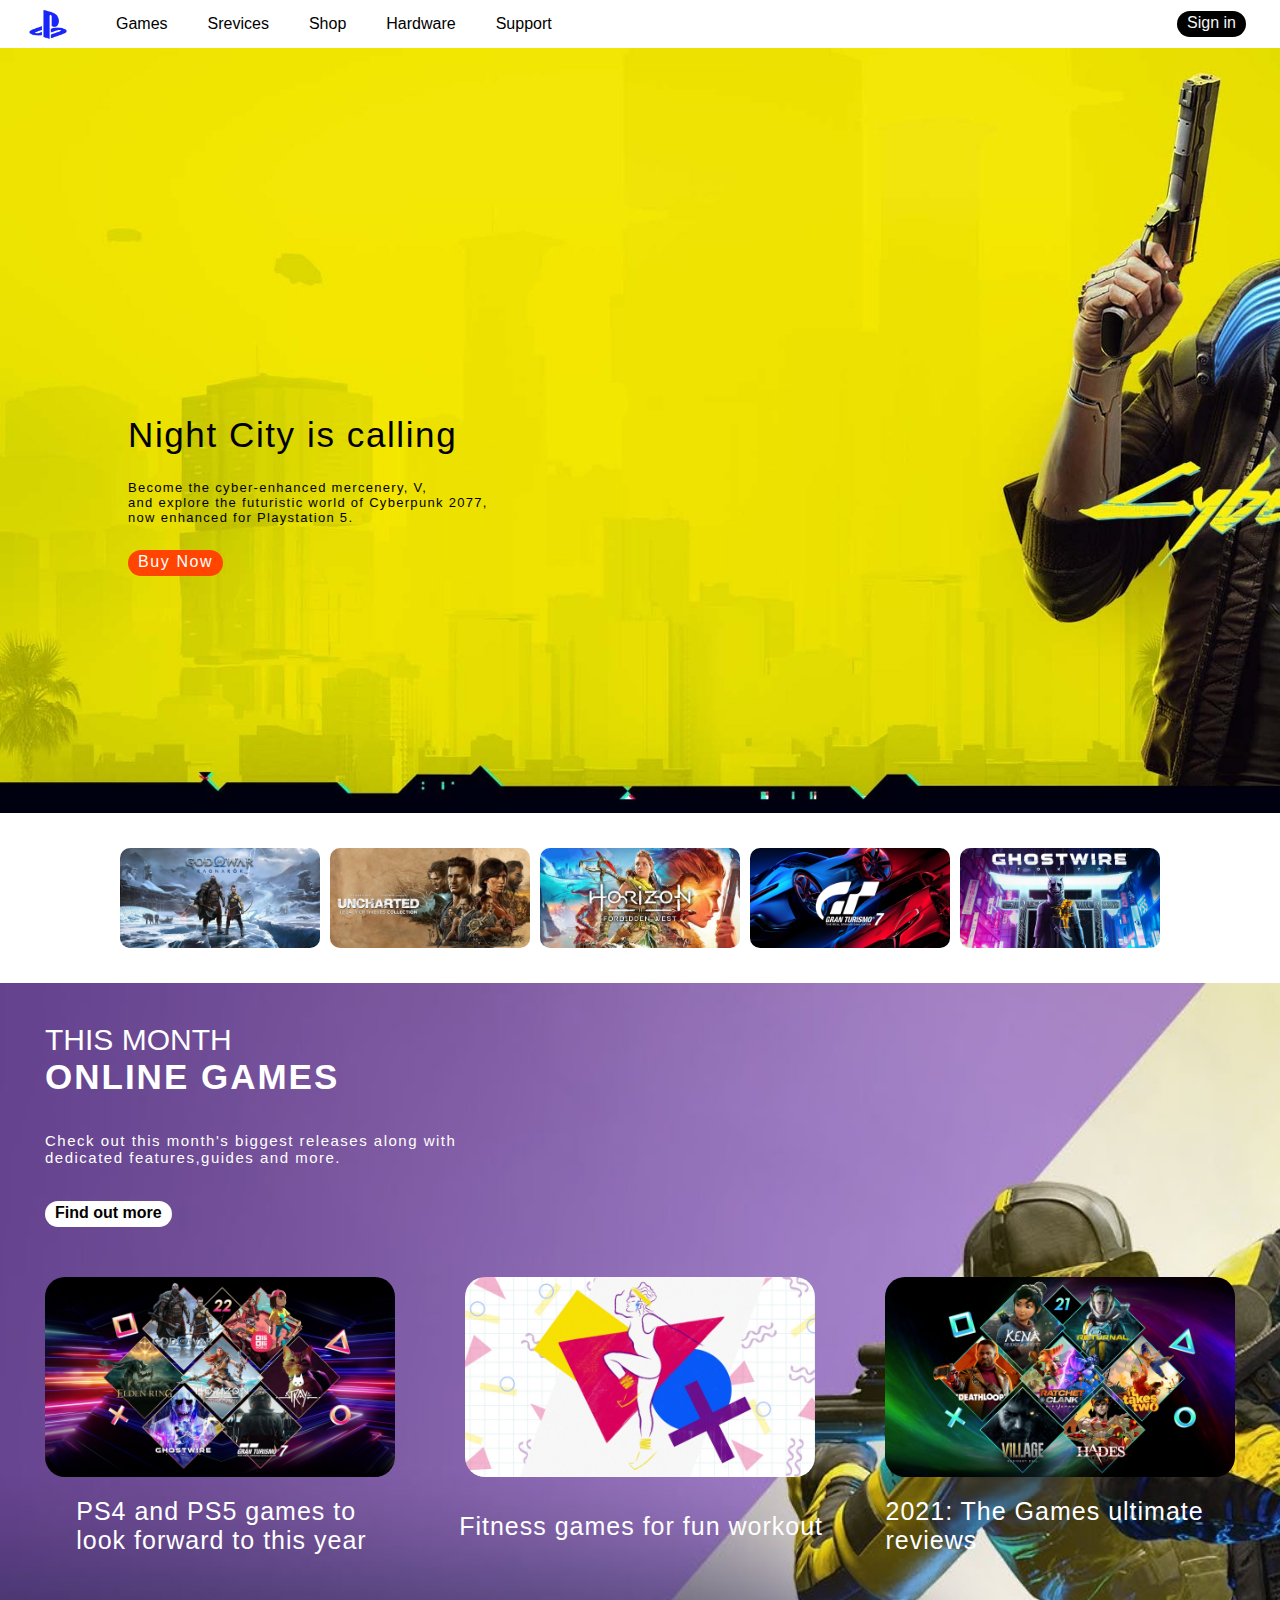
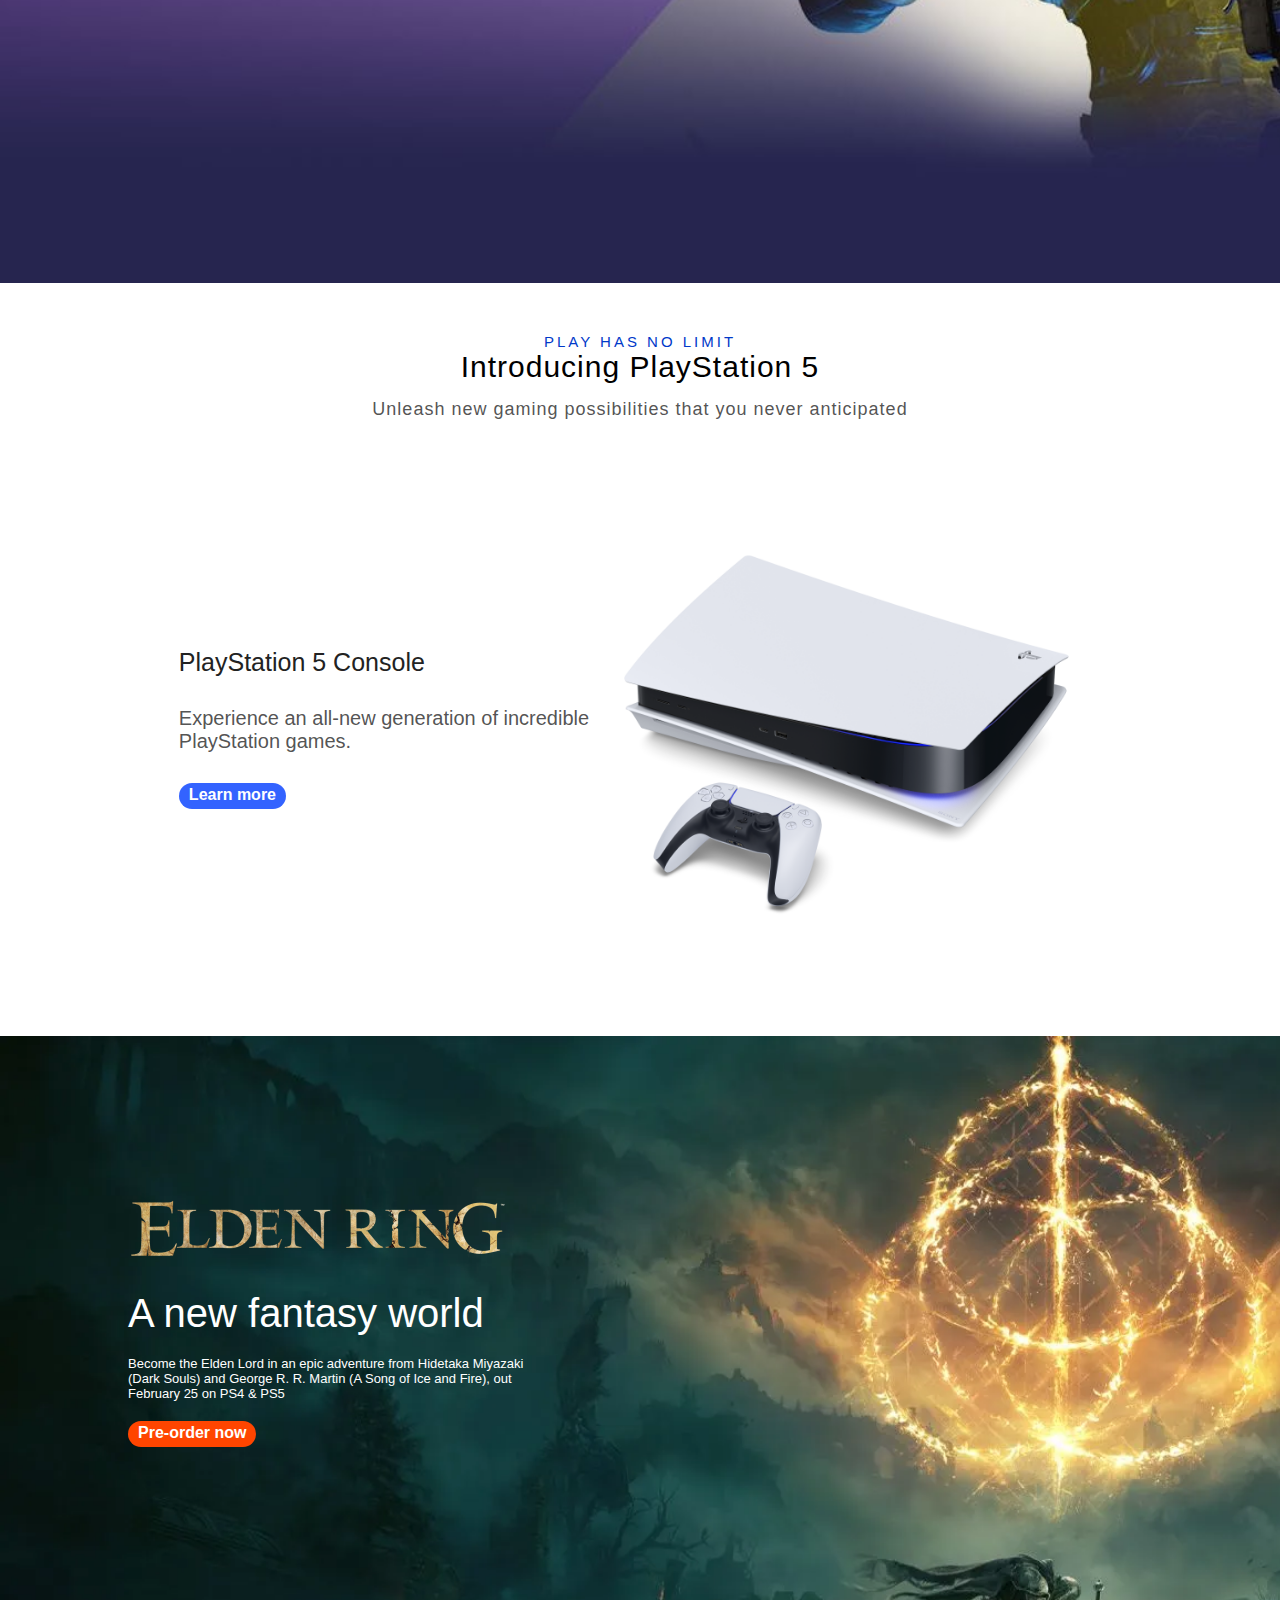
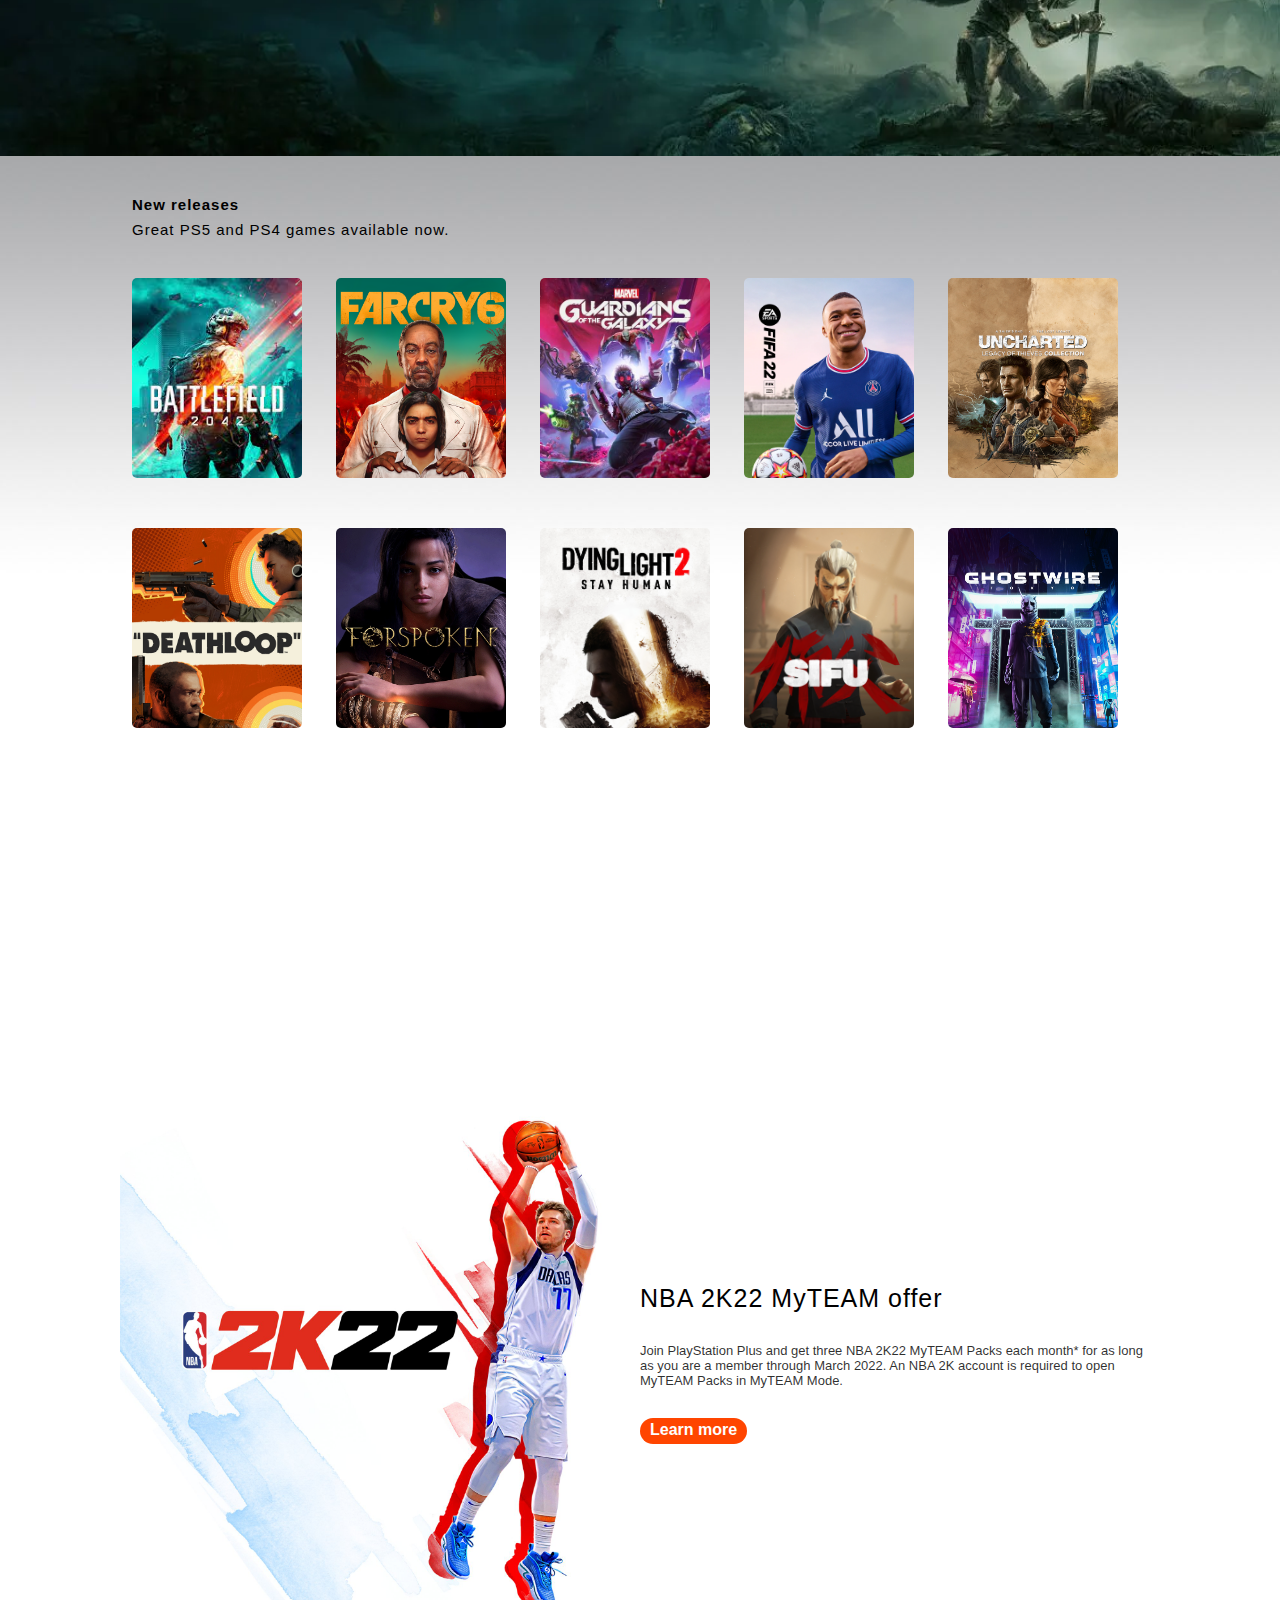
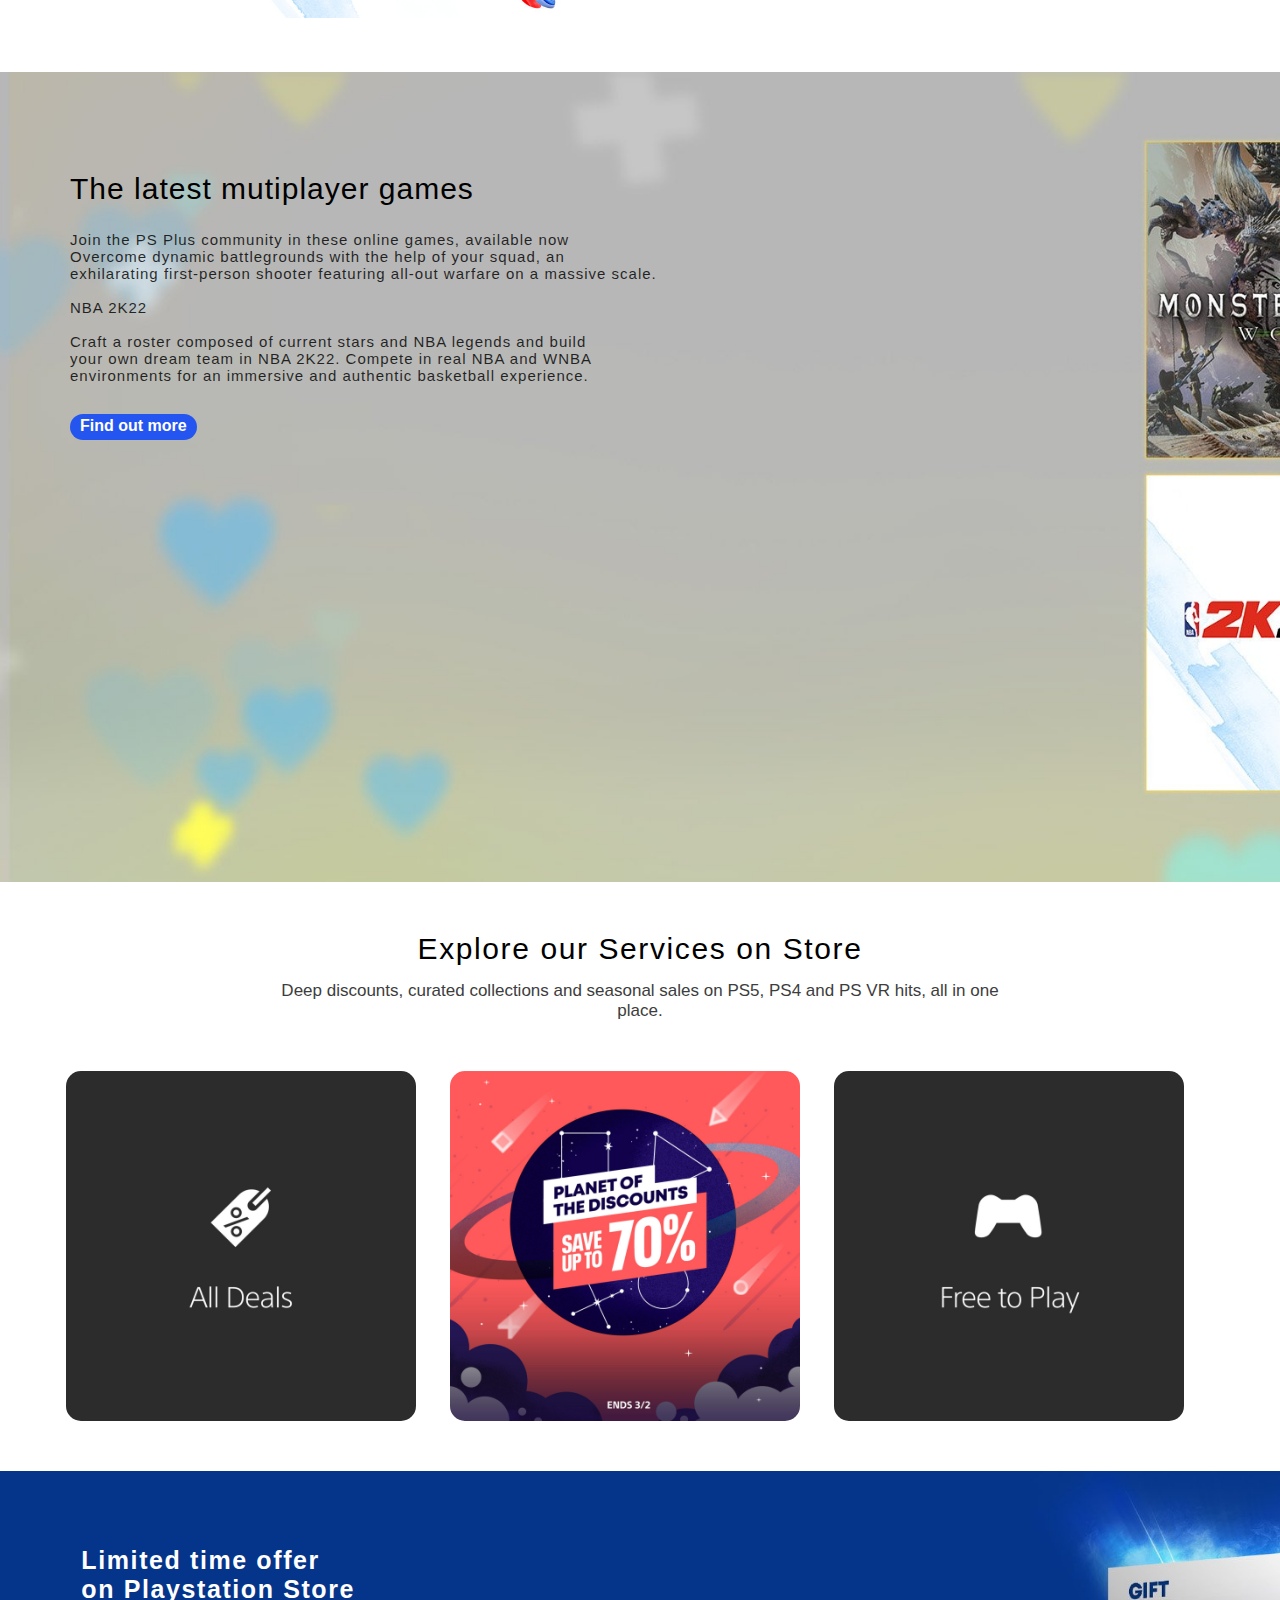
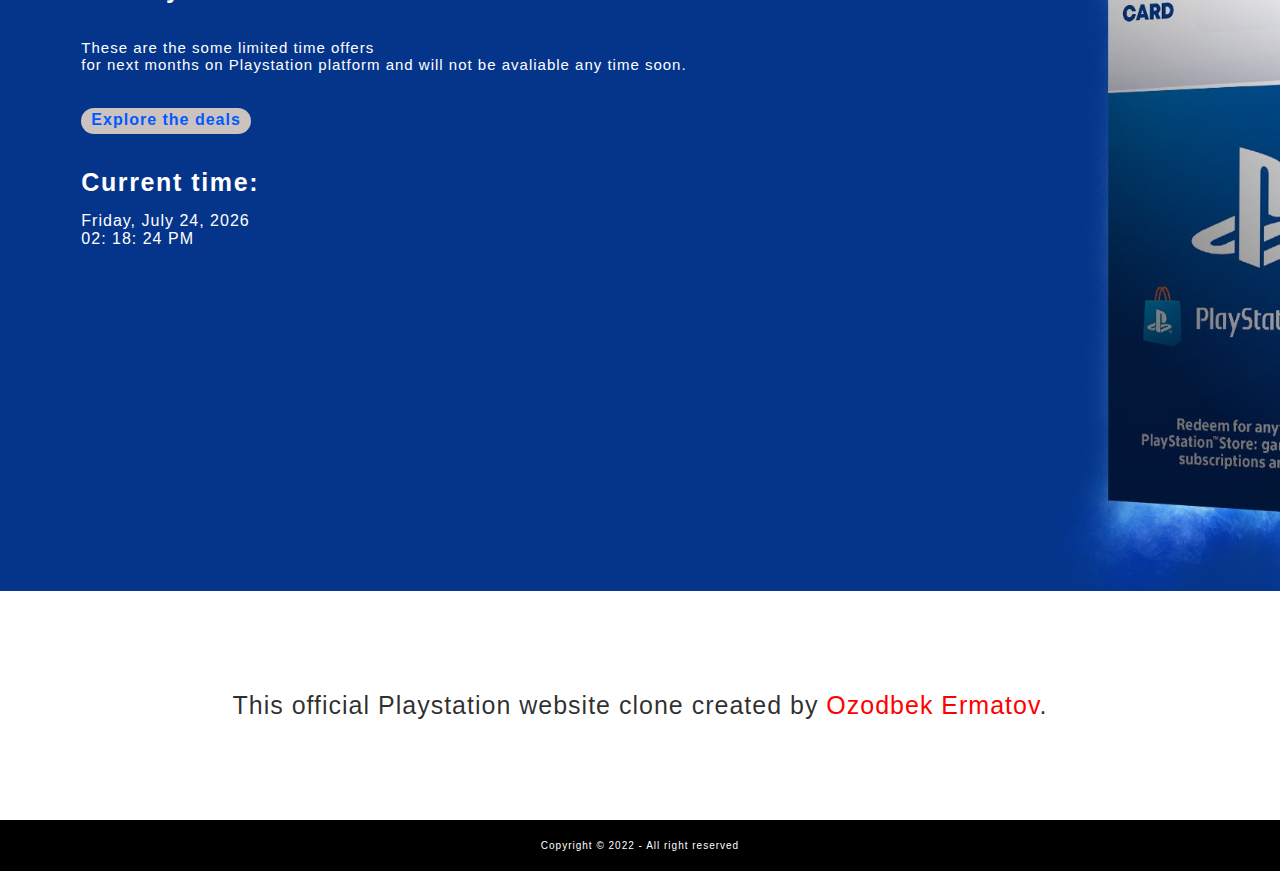
<file: index.html>
<!DOCTYPE html>
<html lang="en">

<head>
    <link rel="website icon" type="png" href="https://upload.wikimedia.org/wikipedia/commons/5/5a/PlayStation_Icon.png">
    <meta charset="UTF-8">
    <meta http-equiv="X-UA-Compatible" content="IE=edge">
    <meta name="viewport" content="width=device-width, initial-scale=1.0">
    <title>PlayStation Clone</title>
    <link rel="stylesheet" href="css/style.css">
</head>

<body onload="initClock()">
    <nav class="navbar">
        <ul class="nav-list">
            <div class="logo"><img src="img/logo3.png" alt="logo"></div>
            <li><a href="#Games">Games</a></li>
            <li><a href="#Services">Srevices</a></li>
            <li><a href="#Shop">Shop</a></li>
            <li><a href="#Hardware">Hardware</a></li>
            <li><a href="linkpages/form.html">Support</a></li>
        </ul>
        <div class="rightnav">

            <button class="btn">Sign in</button>
        </div>
    </nav>

    <section class="background firstsecton">
        <div class="box-main">
            <div class="firsthalf">
                <p class="text-big">Night City is calling</p>
                <p class="text-small">Become the cyber-enhanced mercenery, V, <br>and explore the futuristic world of
                    Cyberpunk 2077,<br> now enhanced for Playstation 5.</p>
                <div class="button">
                    <button class="btn-sm">Buy Now</button>
                </div>
            </div>
            <div class="secondhalf">
                </*img src="img/header4logo1.png" alt="Gran Turismo" * />
            </div>
        </div>
    </section>

    <section class="secondsection" id="Shop">
        <div class="button-1">
            <a href="linkpages/p2.html" class="btn-sm1"></a>
            <a href="linkpages/p1.html" class="btn-sm2"></a>
            <a href="linkpages/p3.html" class="btn-sm3"></a>
            <a href="linkpages/p4.html" class="btn-sm4"></a>
            <a href="linkpages/p5.html" class="btn-sm5"></a>
        </div>
    </section>

    <section class="background1 thirdsection">
        <div class="box-main1">
            <p class="textbig1">THIS MONTH</p>
            <p class="textbig2">ONLINE GAMES</p>
            <p class="textsmall1">Check out this month's biggest releases along with <br> dedicated features,guides and
                more.</p>
            <div class="button-2">
                <button class="btn1">Find out more</button>
            </div>
            <div class="button-3">
                <button class="card-1">1</button>
                <button class="card-2">1</button>
                <button class="card-3">1</button>
            </div>
            <div class="span-main">
                <span class="span1">PS4 and PS5 games to<br>look forward to this year</span>
                <span class="span2">Fitness games for fun workout</span>
                <span class="span3">2021: The Games ultimate<br>reviews</span>
            </div>
        </div>
    </section>

    <section class="fourthsection">
        <div class="box-main2">
            <p class="text1">PLAY HAS NO LIMIT</p>
            <p class="textbig3">Introducing PlayStation 5</p>
            <p class="textsmall2">Unleash new gaming possibilities that you never anticipated</p>
        </div>
    </section>

    <section class="fifthsection" id="Hardware">
        <div class="box-main3">
            <div class="main-p">
                <p class="textbig4">PlayStation 5 Console</p>
                <p class="textsmall3">Experience an all-new generation of incredible<br>PlayStation games.</p>
                <div class="button-4">
                    <button class="btn2">Learn more</button>
                </div>
            </div>
            <div class="playstationimg">
                <img src="img/Playstation.png" alt="PlayStation">
            </div>
        </div>
    </section>

    <section class="background2 sixthsection" id="Games">
        <div class="main-box4">
            <img src="img/header20logo.png" alt="Elden">
            <p class="textbig5">A new fantasy world</p>
            <p class="textsmall4">Become the Elden Lord in an epic adventure from Hidetaka Miyazaki<br> (Dark Souls) and
                George R. R. Martin (A Song of Ice and Fire), out<br> February 25 on PS4 & PS5</p>
            <div class="button-5">
                <button class="btn3">Pre-order now</button>
            </div>
        </div>
    </section>

    <section class="background3 seventhsection">
        <div class="main-box5">
            <p class="textsmall5">New releases</p>
            <p class="text-small5">Great PS5 and PS4 games available now.</p>
            <div class="button-6">
                <button class="card-4">1</button>
                <button class="card-5">1</button>
                <button class="card-6">1</button>
                <button class="card-7">1</button>
                <button class="card-8">1</button>
                <div class="second-card-row">
                    <button class="card-9">1</button>
                    <button class="card-10">1</button>
                    <button class="card-11">1</button>
                    <button class="card-12">1</button>
                    <button class="card-13">1</button>
                </div>
            </div>
        </div>
    </section>

    <section class="nba">
        <div class="nba-main">
            <div class="nbaimg">
                <img src="img/nba.jpg" alt="NBA2K22">
            </div>
            <div class="main-n">
                <p class="textnba">NBA 2K22 MyTEAM offer</p>
                <p class="textnba1">Join PlayStation Plus and get three NBA 2K22 MyTEAM Packs each month* for as
                    long<br> as you are a member through March 2022. An NBA 2K account is required to open<br> MyTEAM
                    Packs in MyTEAM Mode.</p>
                <div class="button-nba">
                    <button class="btn-n">Learn more</button>
                </div>
            </div>
        </div>
    </section>

    <section class="specialsection">
        <div class="mainspecial">
            <p class="sp1">The latest mutiplayer games</p>
            <p class="sp2">Join the PS Plus community in these online games, available now<br>Overcome dynamic
                battlegrounds with the help of your squad, an<br> exhilarating first-person shooter featuring all-out
                warfare on a massive scale.<br><br>NBA 2K22<br><br>
                Craft a roster composed of current stars and NBA legends and build<br> your own dream team in NBA 2K22.
                Compete in real NBA and WNBA <br>environments for an immersive and authentic basketball experience.</p>
            <div class="sp">
                <button class="btn-sp">Find out more</button>
            </div>

        </div>
    </section>

    <section class="eightsection" id="Services">
        <div class="main-box6">
            <p class="textbig6">Explore our Services on Store</p>
            <p class="textsmall6">Deep discounts, curated collections and seasonal sales on PS5, PS4 and PS VR hits, all
                in one<br>place.</p>
            <div class="button-7">
                <button class="deal-1">1</button>
                <button class="deal-2">1</button>
                <button class="deal-3">1</button>
            </div>
        </div>
    </section>

    <section class="ninthsection background4">
        <div class="main-box7">
            <p class="textbig7">Limited time offer<br> on Playstation Store</p>
            <p class="textsmall7">These are the some limited time offers<br> for next months on Playstation platform and
                will not be avaliable any time soon.</p>
            <div class="offer1">
                <button class="offer">Explore the deals</button>
            </div>
            <p class="current">Current time:</p>

            <div class="datetime">
                <div class="date">
                    <span id="dayname">Day</span>,
                    <span id="month">Month</span>
                    <span id="daynum">00</span>,
                    <span id="year">Year</span>
                </div>
                <div class="time">
                    <span id="hour">00</span>:
                    <span id="minutes">00</span>:
                    <span id="seconds">00</span>
                    <span id="period">AM</span>
                </div>
            </div>
            
            <script type="text/javascript">
                function updateClock() {
                    var now = new Date();
                    var dname = now.getDay(),
                        mo = now.getMonth(),
                        dnum = now.getDate(),
                        yr = now.getFullYear(),
                        hou = now.getHours(),
                        min = now.getMinutes(),
                        sec = now.getSeconds(),
                        pe = "AM";

                    if (hou >= 12) {
                        pe = "PM";
                    }
                    if (hou == 0) {
                        hou = 12;
                    }
                    if (hou > 12) {
                        hou = hou - 12;
                    }

                    Number.prototype.pad = function (digits) {
                        for (var n = this.toString(); n.length < digits; n = 0 + n);
                        return n;
                    }

                    var months = ["January", "February", "March", "April", "May", "June", "July", "Augest", "September", "October", "November", "December"];
                    var week = ["Sunday", "Monday", "Tuesday", "Wednesday", "Thursday", "Friday", "Saturday"];
                    var ids = ["dayname", "month", "daynum", "year", "hour", "minutes", "seconds", "period"];
                    var values = [week[dname], months[mo], dnum.pad(2), yr, hou.pad(2), min.pad(2), sec.pad(2), pe];
                    for (var i = 0; i < ids.length; i++)
                        document.getElementById(ids[i]).firstChild.nodeValue = values[i];
                }

                function initClock() {
                    updateClock();
                    window.setInterval("updateClock()", 1);
                }
            </script>
    </section>

    <section class="ten">
        <div class="lastmain">
            <div class="ten1">
                <p>This official Playstation website clone created by <span style="color: red;">Ozodbek Ermatov</span>.</p>
            </div>
        </div>
    </section>

    <footer class="foot">
        <p class="footertext">
            Copyright &copy; 2022 - All right reserved
        </p>
    </footer>

</body>

</html>
</file>
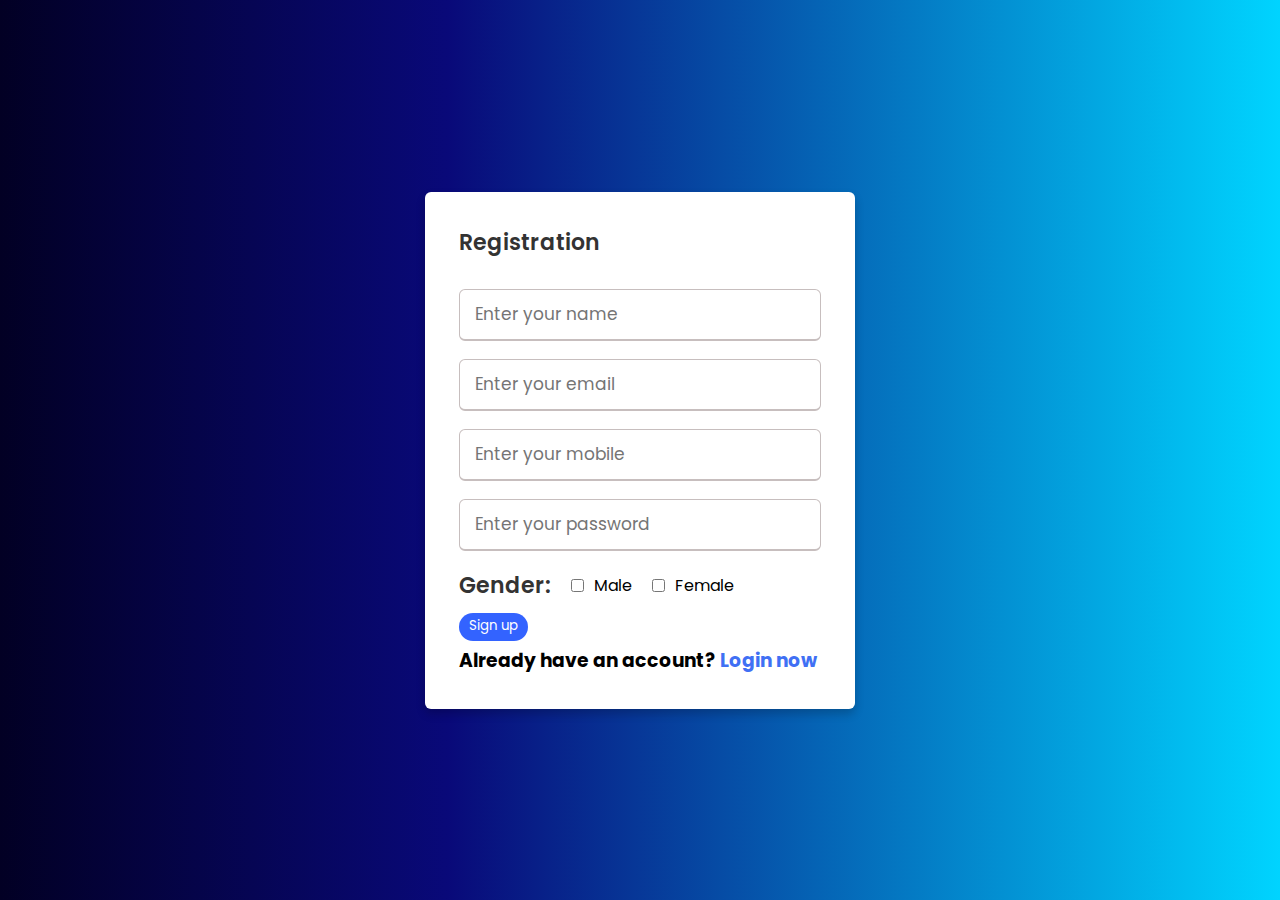
<file: linkpages/form.html>
<!DOCTYPE html>
<html lang="en">
<head>
    <meta charset="UTF-8">
    <meta http-equiv="X-UA-Compatible" content="IE=edge">
    <meta name="viewport" content="width=device-width, initial-scale=1.0">
    <title>Sign-up/Log-in</title>
    <link rel="stylesheet" href="css/form.css">
</head>
<body>
    <!--<video class="video" src="pps.mp4" muted loop autoplay></video>-->
    <div class="wrapper">
    <h2>Registration</h2>
    <form action="#">
        <div class="inputbox">
            <input type="text" placeholder="Enter your name" maxlength="25" size="25" required>
        </div>
        <div class="inputbox">
            <input type="text" placeholder="Enter your email" maxlength="25" size="25" required>
        </div>
        <div class="inputbox">
            <input type="tel" placeholder="Enter your mobile" maxlength="11" size="25" required>
        </div>
        <div class="inputbox">
            <input type="password" placeholder="Enter your password" maxlength="10" size="25" required>
        </div>
        <div class="checkbox">
            <h2 class="gender">Gender:</h2>
            <input type="checkbox" id="Male">
            <label for="male" class="male">Male</label>
            <input type="checkbox" id="Female">
            <label for="female" class="female">Female</label>
        </div>
        
        <div class="input-box">
            <button>Sign up</button>
        </div>
        <div class="text">
            <h3>Already have an account? <a href="#">Login now</a></h3>
        </div>
        
    </form>
    </div>
</body>
</html>
</file>
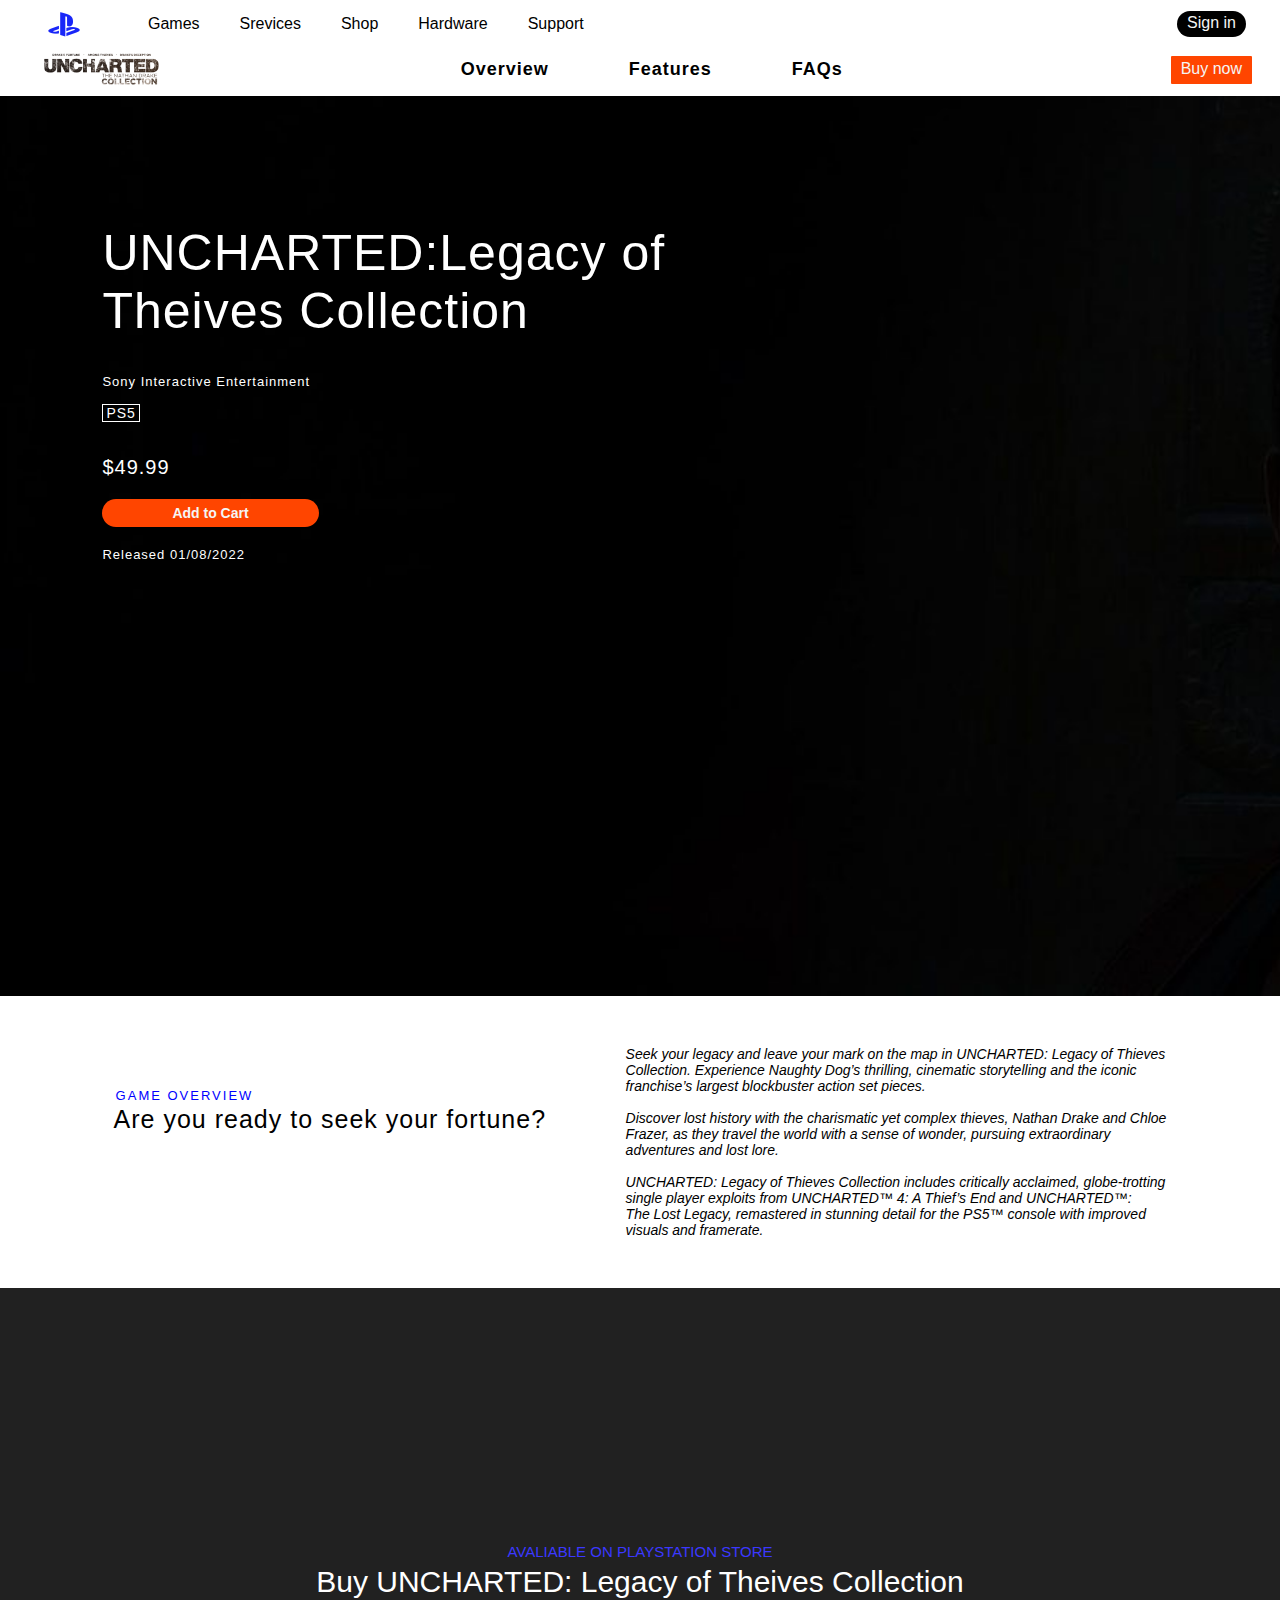
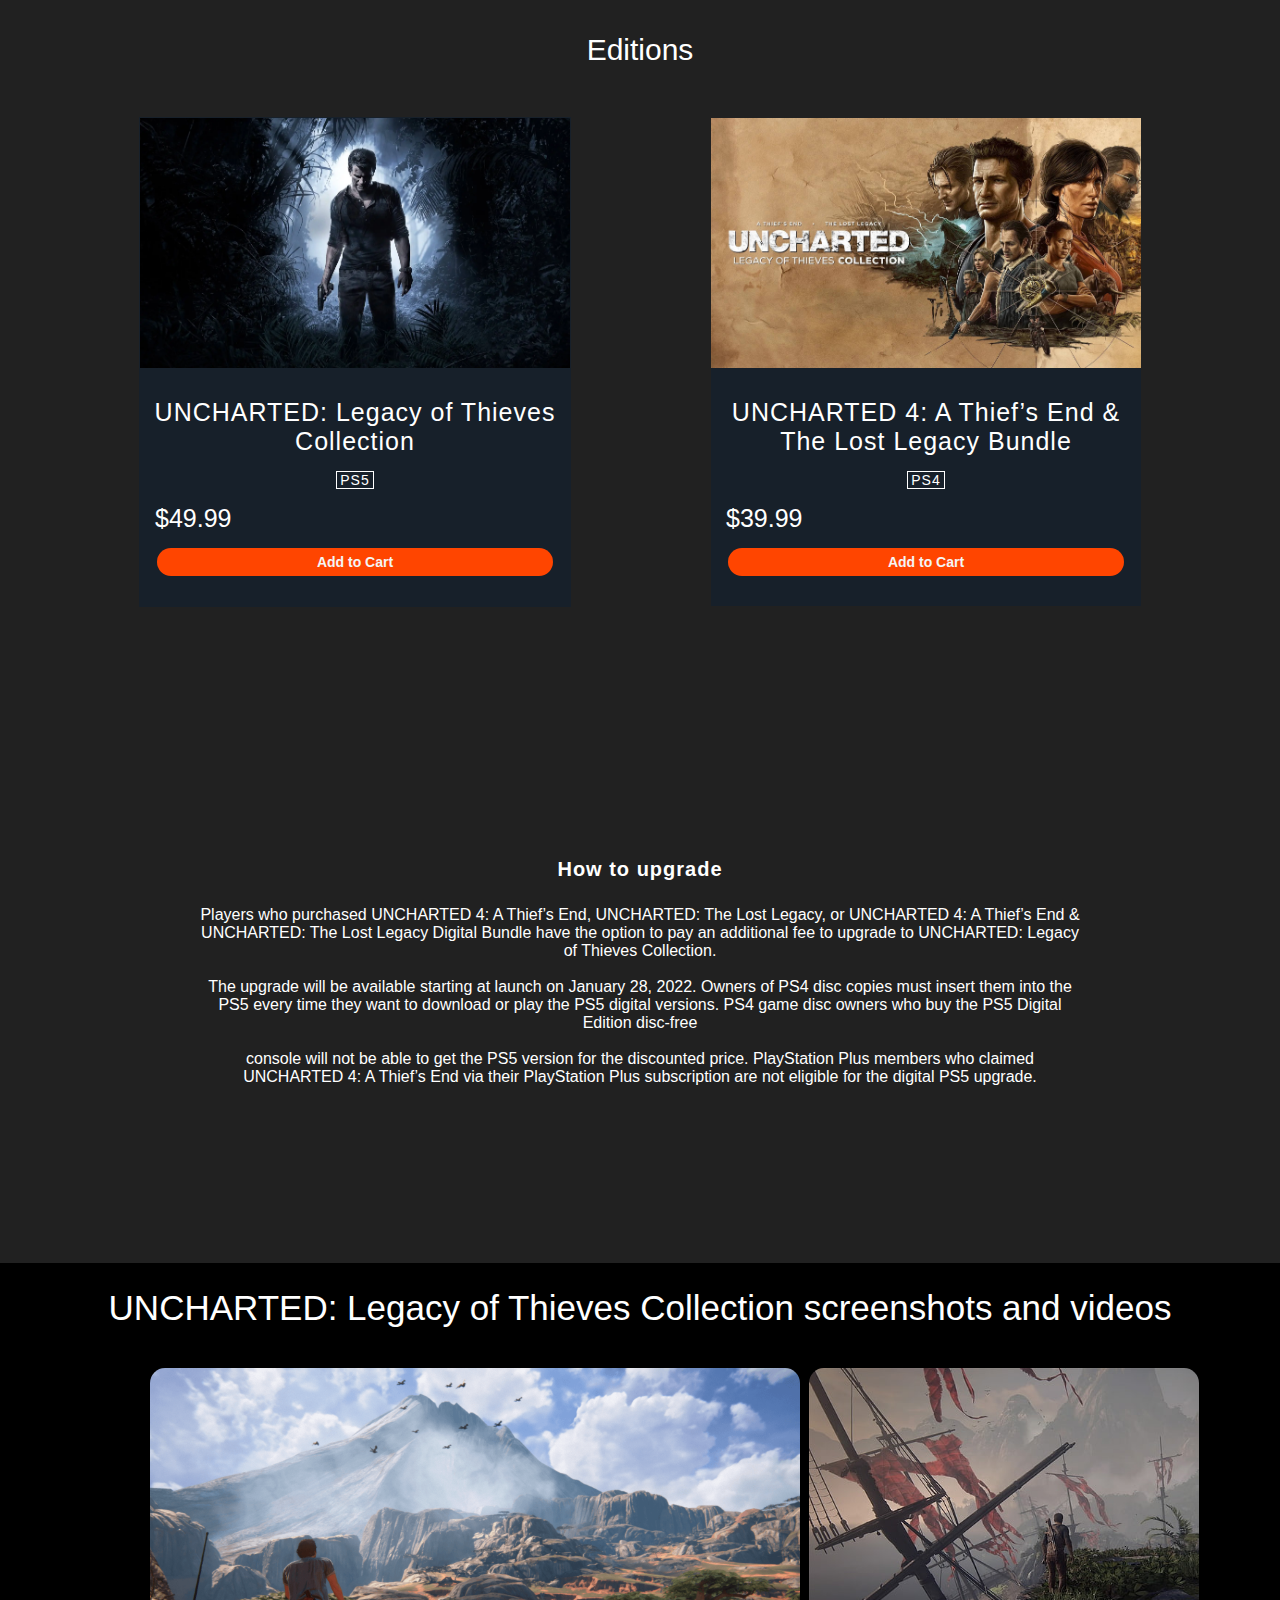
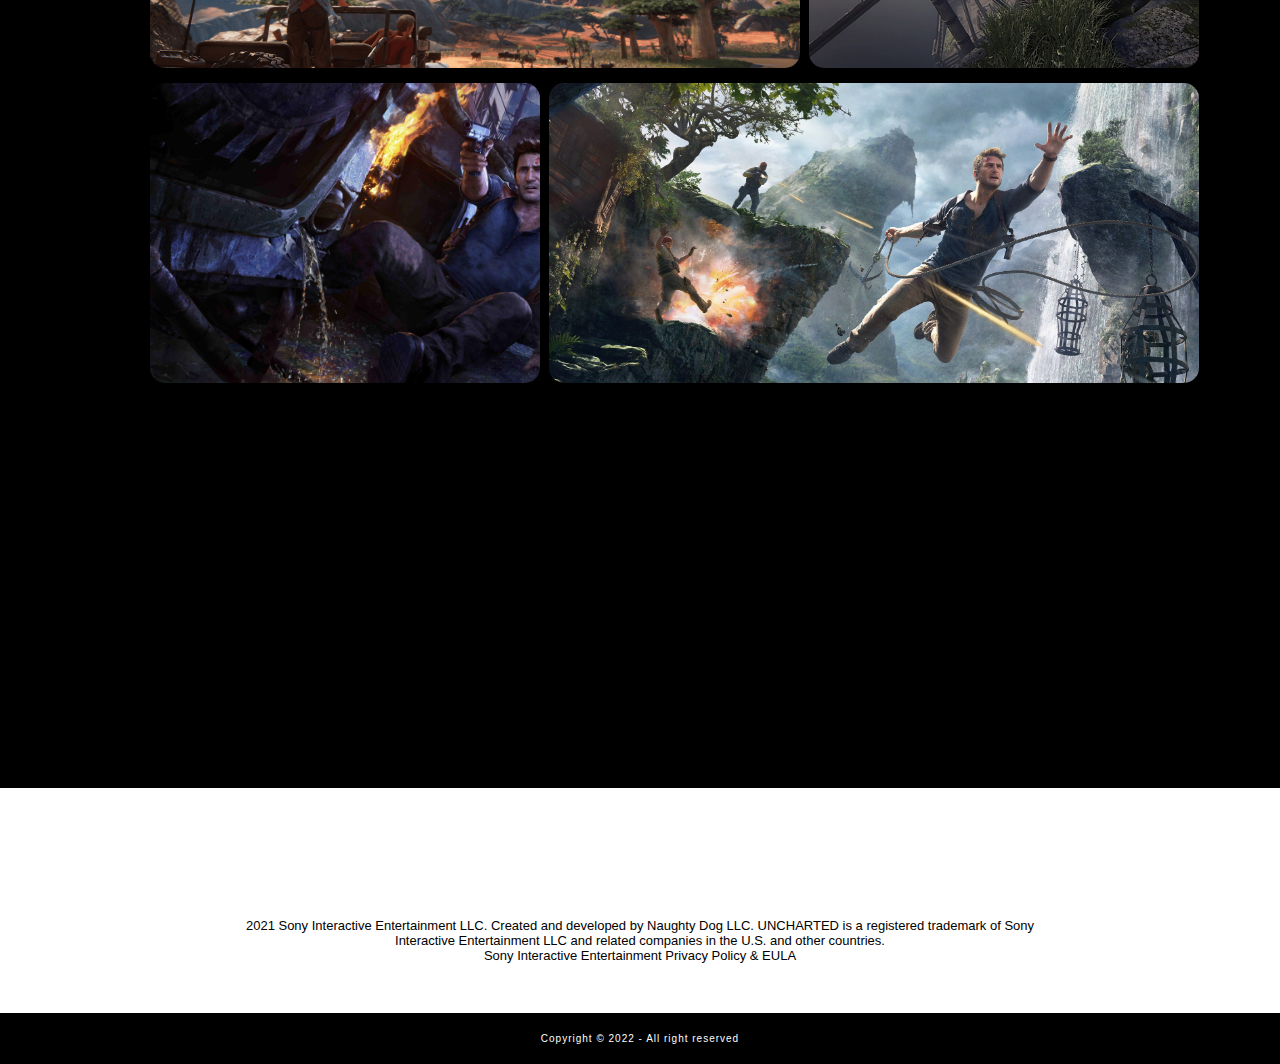
<file: linkpages/p1.html>
<!DOCTYPE html>
<html lang="en">

<head>
    <meta charset="UTF-8">
    <meta http-equiv="X-UA-Compatible" content="IE=edge">
    <meta name="viewport" content="width=device-width, initial-scale=1.0">
    <title>UNCHARTED Legacy of Theives</title>
    <link rel="stylesheet" href="css/pstyle.css">
</head>

<body>
    <nav class="navbar">
        <ul class="nav-list">
            <div class="logo"><img src="../img/logo3.png" alt="logo"></div>
            <li><a href="../index.html">Games</a></li>
            <li><a href="../index.html">Srevices</a></li>
            <li><a href="../index.html">Shop</a></li>
            <li><a href="../index.html">Hardware</a></li>
            <li><a href="form.html">Support</a></li>
        </ul>
        <div class="rightnav">
            <button class="btn">Sign in</button>
        </div>
    </nav>

    <section class="f1">
        <ul class="center">
            <div class="logo1"><img src="img/uncharted.png" alt="uncharted"></div>
            <li class="cc"><a href="#">Overview</a></li>
            <li class="cc"><a href="#">Features</a></li>
            <li class="cc"><a href="#">FAQs</a></li>
        </ul>
        <div class="buy">
            <button class="btn1">Buy now</button>
        </div>
    </section>

    <section class="f2">
        <div class="main">
            <p class="b">UNCHARTED:Legacy of<br>Theives Collection</p>
            <p class="s">Sony Interactive Entertainment</p>
            <span class="border">PS5</span>
            <p class="price">$49.99</p>
            <div class="cart">
                <button class="add">Add to Cart</button>
            </div>
            <p class="s">Released 01/08/2022</p>

        </div>
    </section>

    <section class="f3">
        <div class="m1">
            <span class="s1">GAME OVERVIEW</span>
            <span class="b1">Are you ready to seek your fortune?</span>
        </div>
        <div class="ps">
            <p class="pss">Seek your legacy and leave your mark on the map in UNCHARTED: Legacy of Thieves<br>
                Collection. Experience Naughty Dog’s thrilling, cinematic storytelling and the iconic<br> franchise’s
                largest blockbuster action set pieces.<br><br>
                Discover lost history with the charismatic yet complex thieves, Nathan Drake and Chloe<br> Frazer, as
                they travel the world with a sense of wonder, pursuing extraordinary<br> adventures and lost
                lore.<br><br>
                UNCHARTED: Legacy of Thieves Collection includes critically acclaimed, globe-trotting<br> single player
                exploits from UNCHARTED™ 4: A Thief’s End and UNCHARTED™:<br> The Lost Legacy, remastered in stunning
                detail for the PS5™ console with improved <br>visuals and framerate. </p>
        </div>
    </section>

    <section class="f4">
        <div class="mainy">
            <div class="m2">
                <div class="s2">AVALIABLE ON PLAYSTATION STORE</div>
                <div class="b2">Buy UNCHARTED: Legacy of Theives Collection<br><br>Editions</div>
            </div>
            <div class="spm">
                <div class="spm1">
                    <button class="bt">1</button>
                    <p class="u1">UNCHARTED: Legacy of Thieves<br> Collection</p>
                    <span class="border">PS5</span>
                    <p class="price1">$49.99</p>
                    <div class="bp bp1"><button class="add again">Add to Cart</button></div>
                </div>
                <div class="spm2">
                    <button class="bt1">1</button>
                    <p class="u1">UNCHARTED 4: A Thief’s End &<br> The Lost Legacy Bundle</p>
                    <span class="border">PS4</span>
                    <p class="price1">$39.99</p>
                    <div class="bp bp1"><button class="add again">Add to Cart</button></div>
                </div>
            </div>
        </div>
    </section>

    <section class="f5">
        <div class="pm">
            <p class="pm1">How to upgrade</p>
            <p class="pm2">Players who purchased UNCHARTED 4: A Thief’s End, UNCHARTED: The Lost Legacy, or UNCHARTED 4: A Thief’s End & UNCHARTED: The Lost Legacy Digital Bundle have the option to pay an additional fee to upgrade to UNCHARTED: Legacy of Thieves Collection.<br><br> The upgrade will be available starting at launch on January 28, 2022.
                Owners of PS4 disc copies must insert them into the PS5 every time they want to download or play the PS5 digital versions. PS4 game disc owners who buy the PS5 Digital Edition disc-free<br><br> console will not be able to get the PS5 version for the discounted price.    
                PlayStation Plus members who claimed UNCHARTED 4: A Thief’s End via their PlayStation Plus subscription are not eligible for the digital PS5 upgrade.</p>
        </div>
    </section>

    <section class="f6">
        <div class="screen">
            <p class="p1">UNCHARTED: Legacy of Thieves Collection screenshots and videos</p>
        </div>
        <div class="smain"> 
            <button class="a1">1</button>
            <button class="a2">1</button>
        </div>
        <div class="screen1">
            <button class="a3">1</button>
            <button class="a4">1</button>
        </div>
    </section>

    <section class="last">
        <p>2021 Sony Interactive Entertainment LLC. Created and developed by Naughty Dog LLC. UNCHARTED is a registered trademark of Sony<br> Interactive Entertainment LLC and related companies in the U.S. and other countries.<br>
            Sony Interactive Entertainment Privacy Policy & EULA</p>
    </section>

    <footer class="foot">
        <p class="footertext">
            Copyright &copy; 2022 - All right reserved
        </p>
    </footer>


</body>

</html>
</file>
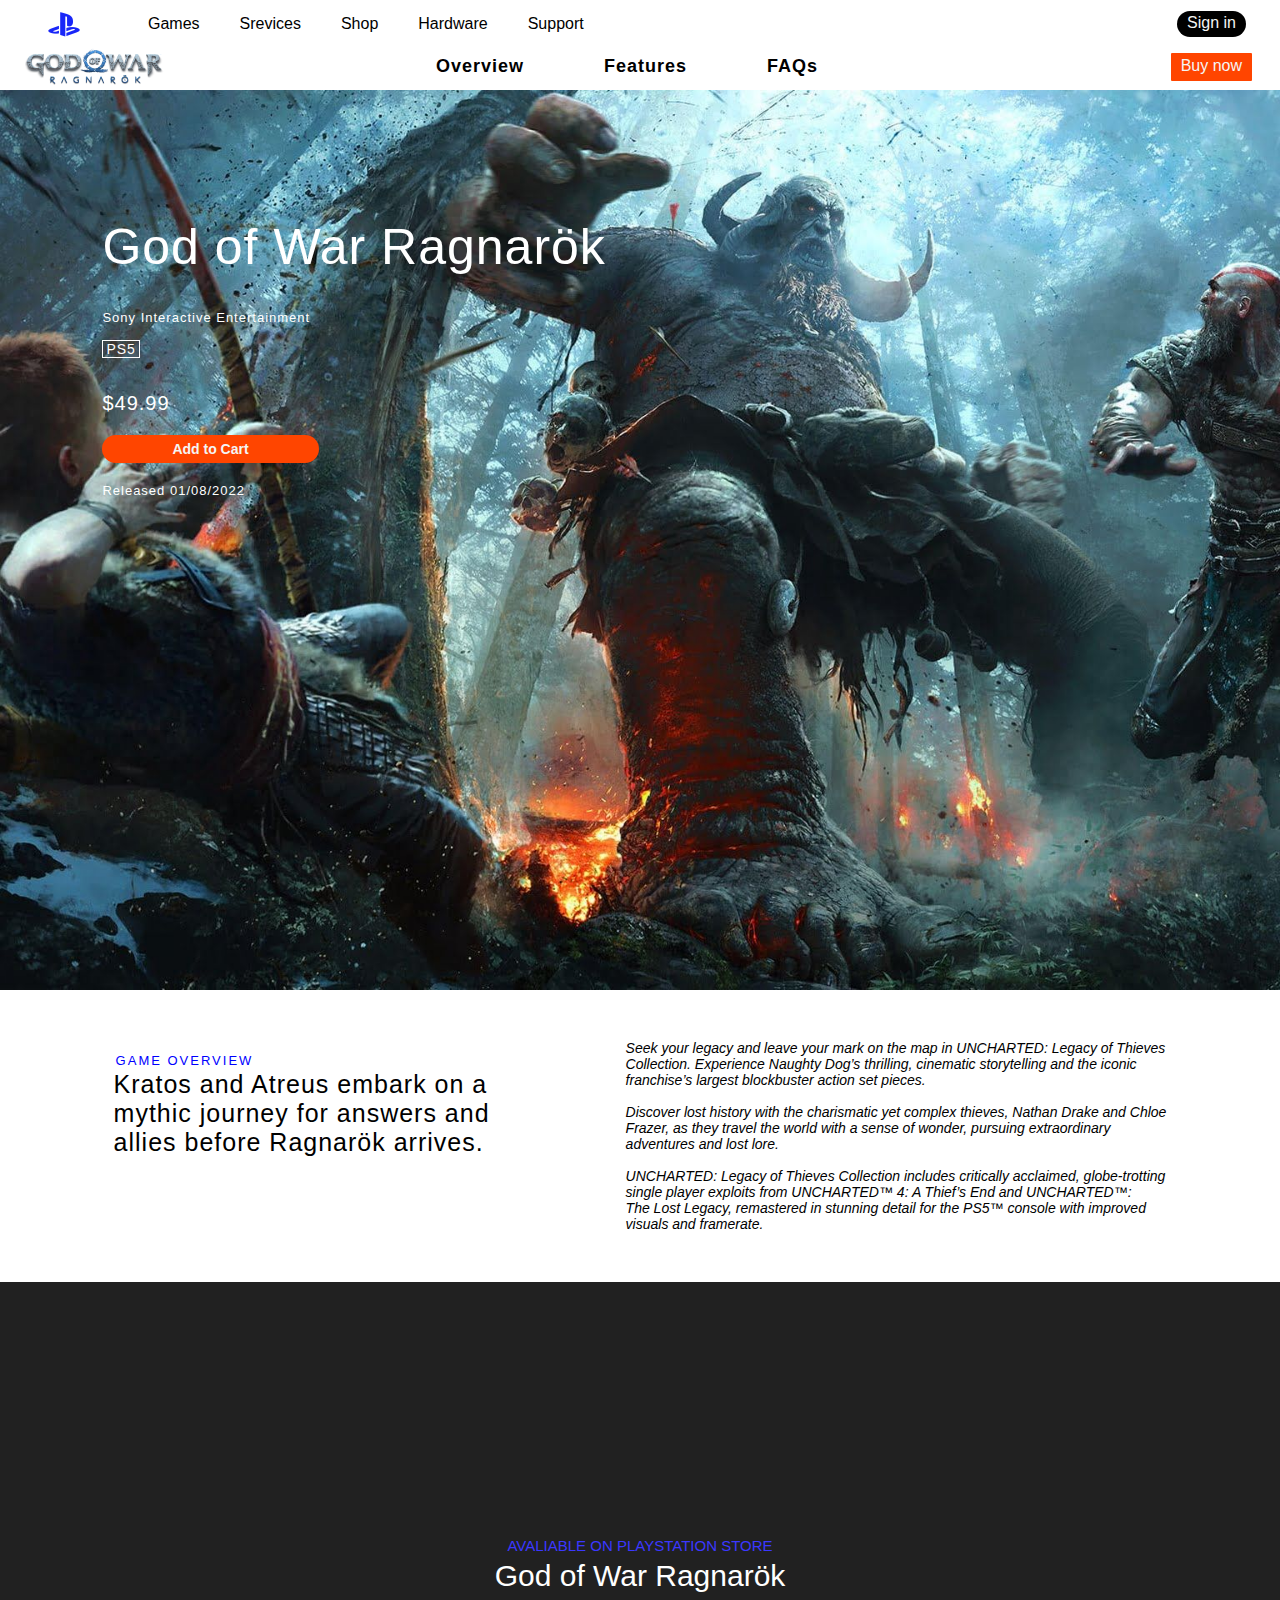
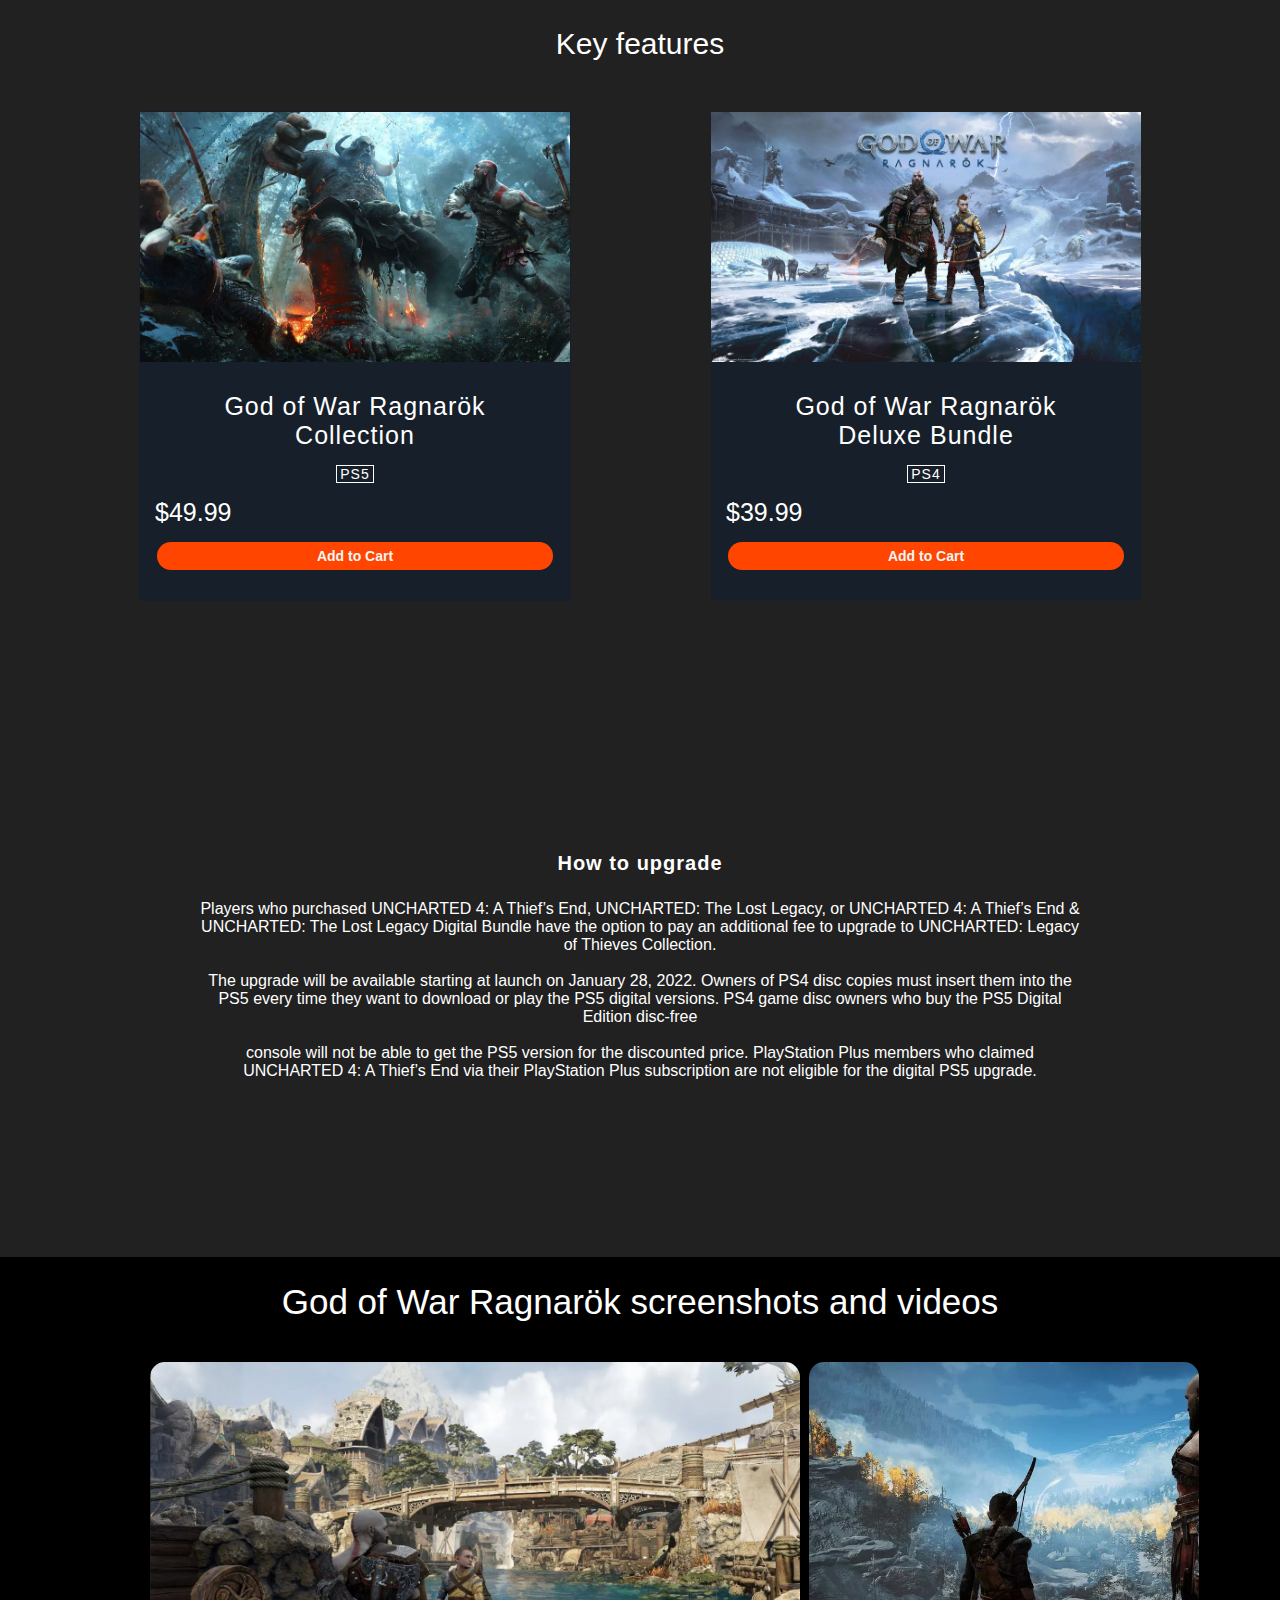
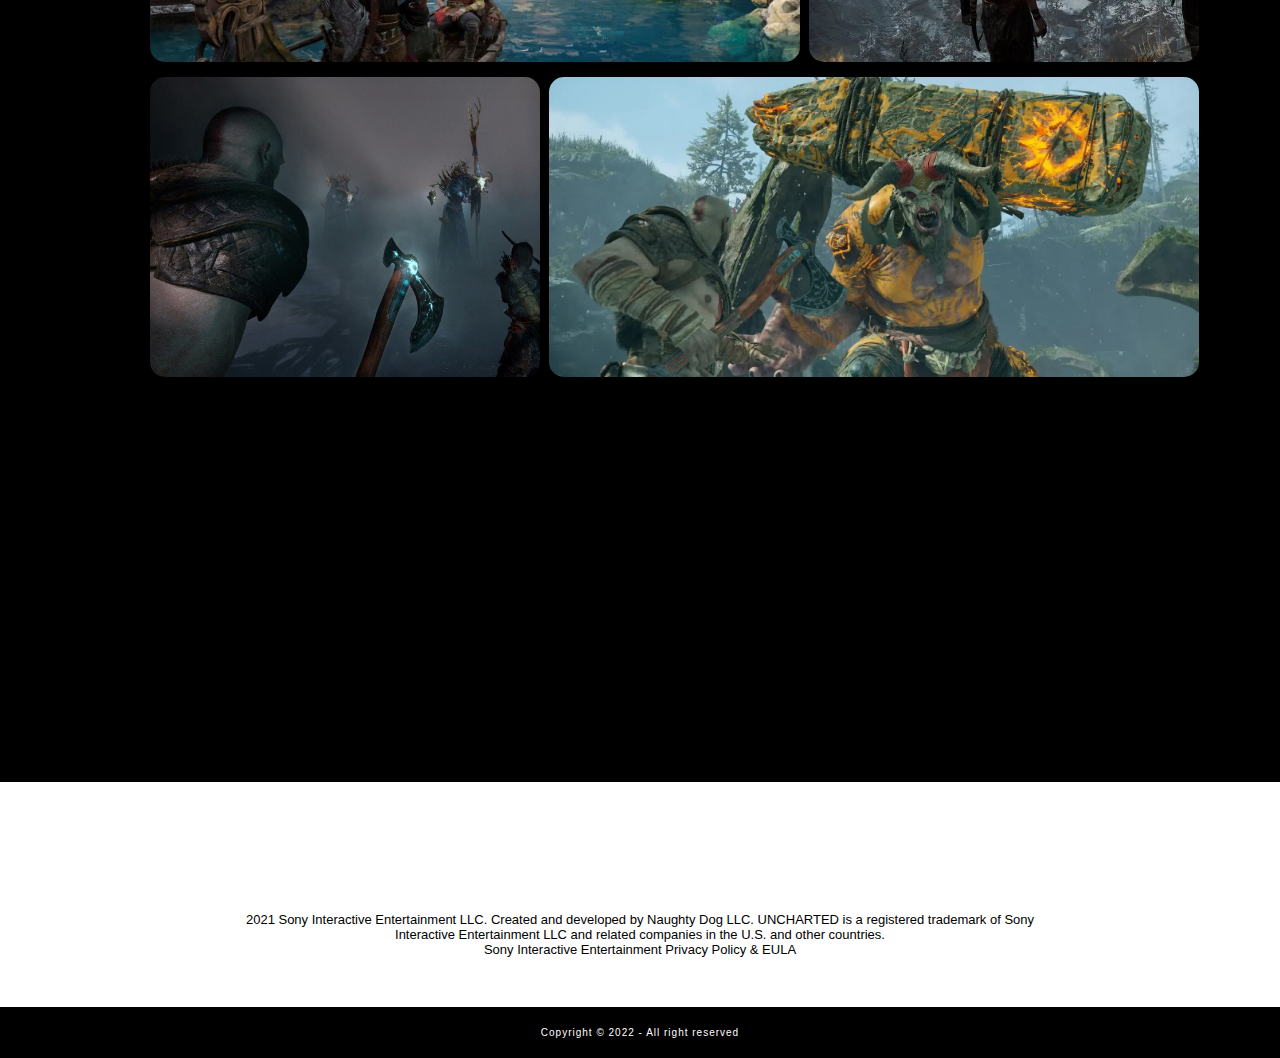
<file: linkpages/p2.html>
<!DOCTYPE html>
<html lang="en">

<head>
    <meta charset="UTF-8">
    <meta http-equiv="X-UA-Compatible" content="IE=edge">
    <meta name="viewport" content="width=device-width, initial-scale=1.0">
    <title>God of War Ragnarök</title>
    <link rel="stylesheet" href="css/pstyle1.css">
</head>

<body>
    <nav class="navbar">
        <ul class="nav-list">
            <div class="logo"><img src="../img/logo3.png" alt="logo"></div>
            <li><a href="../index.html">Games</a></li>
            <li><a href="../index.html">Srevices</a></li>
            <li><a href="../index.html">Shop</a></li>
            <li><a href="../index.html">Hardware</a></li>
            <li><a href="form.html">Support</a></li>
        </ul>
        <div class="rightnav">
            <button class="btn">Sign in</button>
        </div>
    </nav>

    <section class="f1">
        <ul class="center">
            <div class="logo1"><img src="img/glogo.png" alt="uncharted"></div>
            <li class="cc"><a href="#">Overview</a></li>
            <li class="cc"><a href="#">Features</a></li>
            <li class="cc"><a href="#">FAQs</a></li>
        </ul>
        <div class="buy">
            <button class="btn1">Buy now</button>
        </div>
    </section>

    <section class="f2">
        <div class="main">
            <p class="b">God of War Ragnarök</p>
            <p class="s">Sony Interactive Entertainment</p>
            <span class="border">PS5</span>
            <p class="price">$49.99</p>
            <div class="cart">
                <button class="add">Add to Cart</button>
            </div>
            <p class="s">Released 01/08/2022</p>

        </div>
    </section>

    <section class="f3">
        <div class="m1">
            <span class="s1">GAME OVERVIEW</span>
            <span class="b1">Kratos and Atreus embark on a<br> mythic journey for answers and<br> allies before Ragnarök arrives.</span>
        </div>
        <div class="ps">
            <p class="pss">Seek your legacy and leave your mark on the map in UNCHARTED: Legacy of Thieves<br>
                Collection. Experience Naughty Dog’s thrilling, cinematic storytelling and the iconic<br> franchise’s
                largest blockbuster action set pieces.<br><br>
                Discover lost history with the charismatic yet complex thieves, Nathan Drake and Chloe<br> Frazer, as
                they travel the world with a sense of wonder, pursuing extraordinary<br> adventures and lost
                lore.<br><br>
                UNCHARTED: Legacy of Thieves Collection includes critically acclaimed, globe-trotting<br> single player
                exploits from UNCHARTED™ 4: A Thief’s End and UNCHARTED™:<br> The Lost Legacy, remastered in stunning
                detail for the PS5™ console with improved <br>visuals and framerate. </p>
        </div>
    </section>

    <section class="f4">
        <div class="mainy">
            <div class="m2">
                <div class="s2">AVALIABLE ON PLAYSTATION STORE</div>
                <div class="b2">God of War Ragnarök<br><br>Key features</div>
            </div>
            <div class="spm">
                <div class="spm1">
                    <button class="bt">1</button>
                    <p class="u1">God of War Ragnarök<br> Collection</p>
                    <span class="border">PS5</span>
                    <p class="price1">$49.99</p>
                    <div class="bp bp1"><button class="add again">Add to Cart</button></div>
                </div>
                <div class="spm2">
                    <button class="bt1">1</button>
                    <p class="u1">God of War Ragnarök<br> Deluxe Bundle</p>
                    <span class="border">PS4</span>
                    <p class="price1">$39.99</p>
                    <div class="bp bp1"><button class="add again">Add to Cart</button></div>
                </div>
            </div>
        </div>
    </section>

    <section class="f5">
        <div class="pm">
            <p class="pm1">How to upgrade</p>
            <p class="pm2">Players who purchased UNCHARTED 4: A Thief’s End, UNCHARTED: The Lost Legacy, or UNCHARTED 4: A Thief’s End & UNCHARTED: The Lost Legacy Digital Bundle have the option to pay an additional fee to upgrade to UNCHARTED: Legacy of Thieves Collection.<br><br> The upgrade will be available starting at launch on January 28, 2022.
                Owners of PS4 disc copies must insert them into the PS5 every time they want to download or play the PS5 digital versions. PS4 game disc owners who buy the PS5 Digital Edition disc-free<br><br> console will not be able to get the PS5 version for the discounted price.    
                PlayStation Plus members who claimed UNCHARTED 4: A Thief’s End via their PlayStation Plus subscription are not eligible for the digital PS5 upgrade.</p>
        </div>
    </section>

    <section class="f6">
        <div class="screen">
            <p class="p1">God of War Ragnarök screenshots and videos</p>
        </div>
        <div class="smain"> 
            <button class="a1">1</button>
            <button class="a2">1</button>
        </div>
        <div class="screen1">
            <button class="a3">1</button>
            <button class="a4">1</button>
        </div>
    </section>

    <section class="last">
        <p>2021 Sony Interactive Entertainment LLC. Created and developed by Naughty Dog LLC. UNCHARTED is a registered trademark of Sony<br> Interactive Entertainment LLC and related companies in the U.S. and other countries.<br>
            Sony Interactive Entertainment Privacy Policy & EULA</p>
    </section>

    <footer class="foot">
        <p class="footertext">
            Copyright &copy; 2022 - All right reserved
        </p>
    </footer>


</body>

</html>
</file>
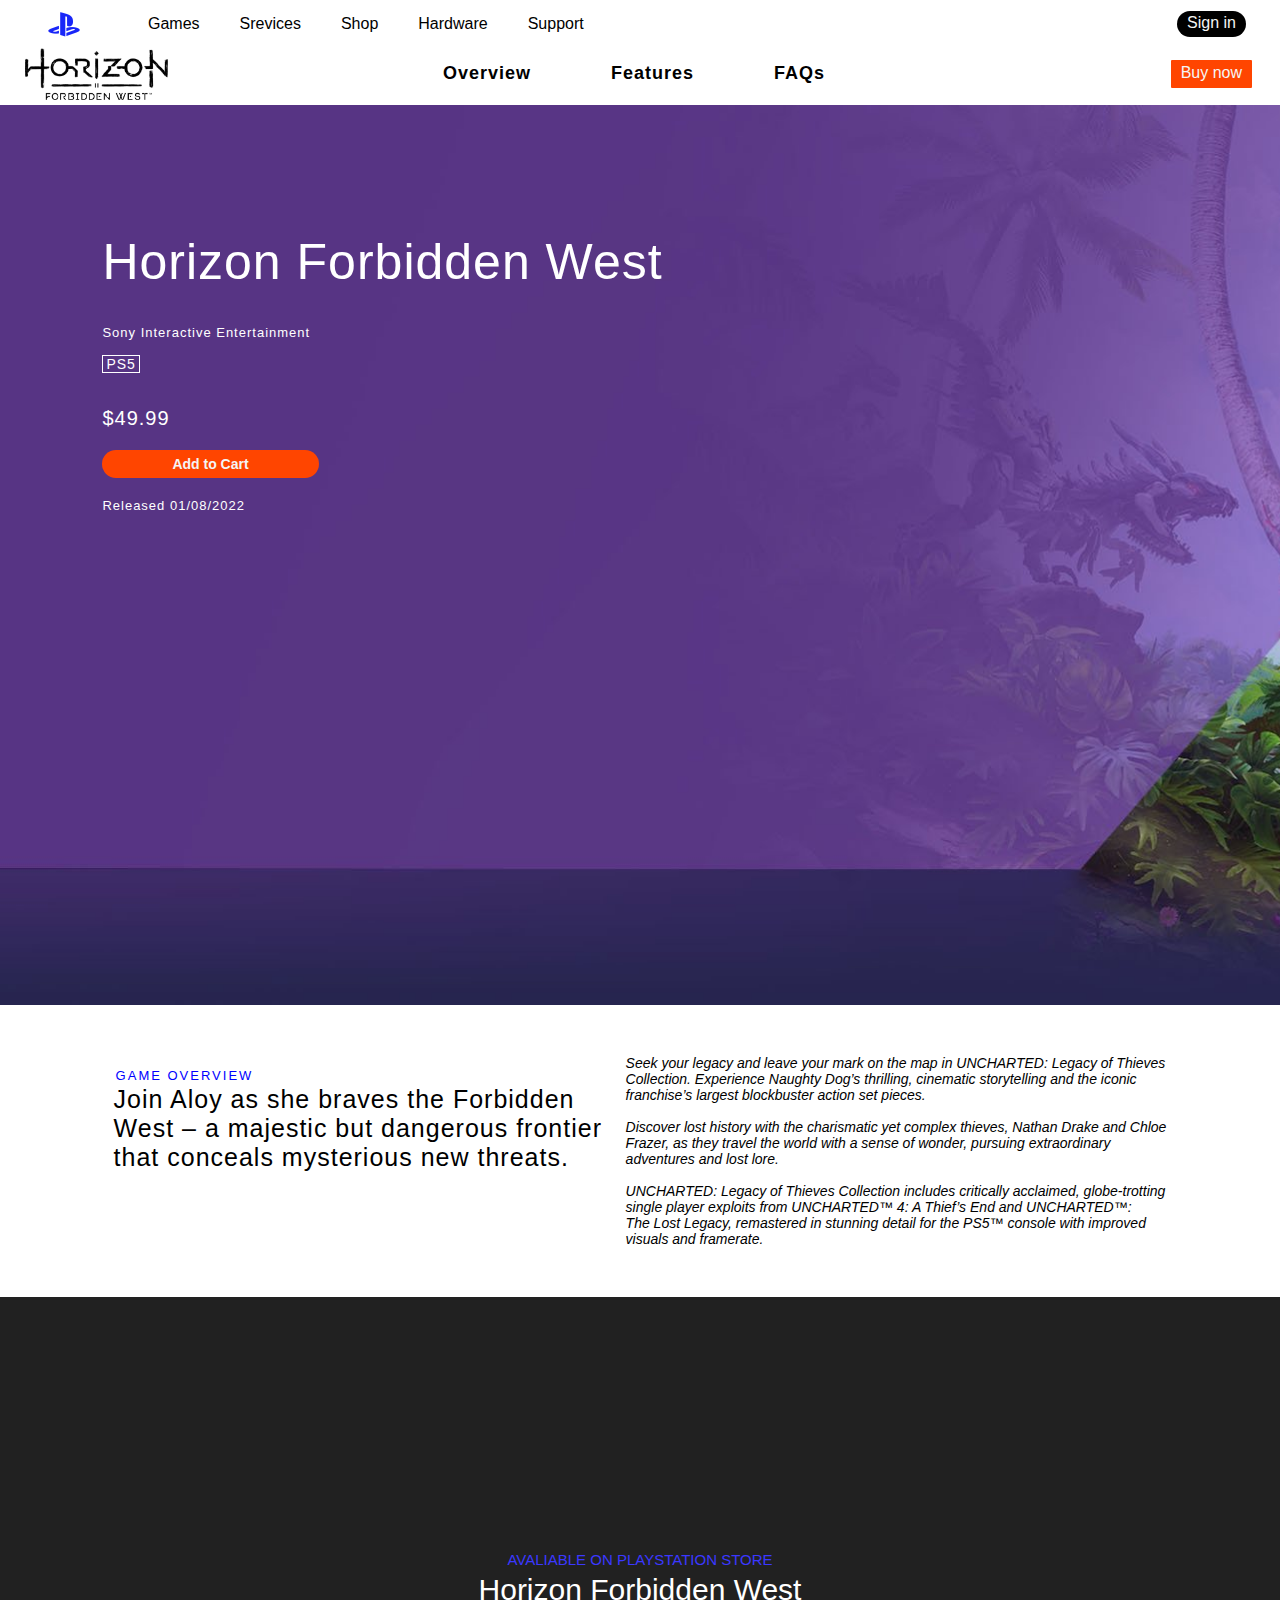
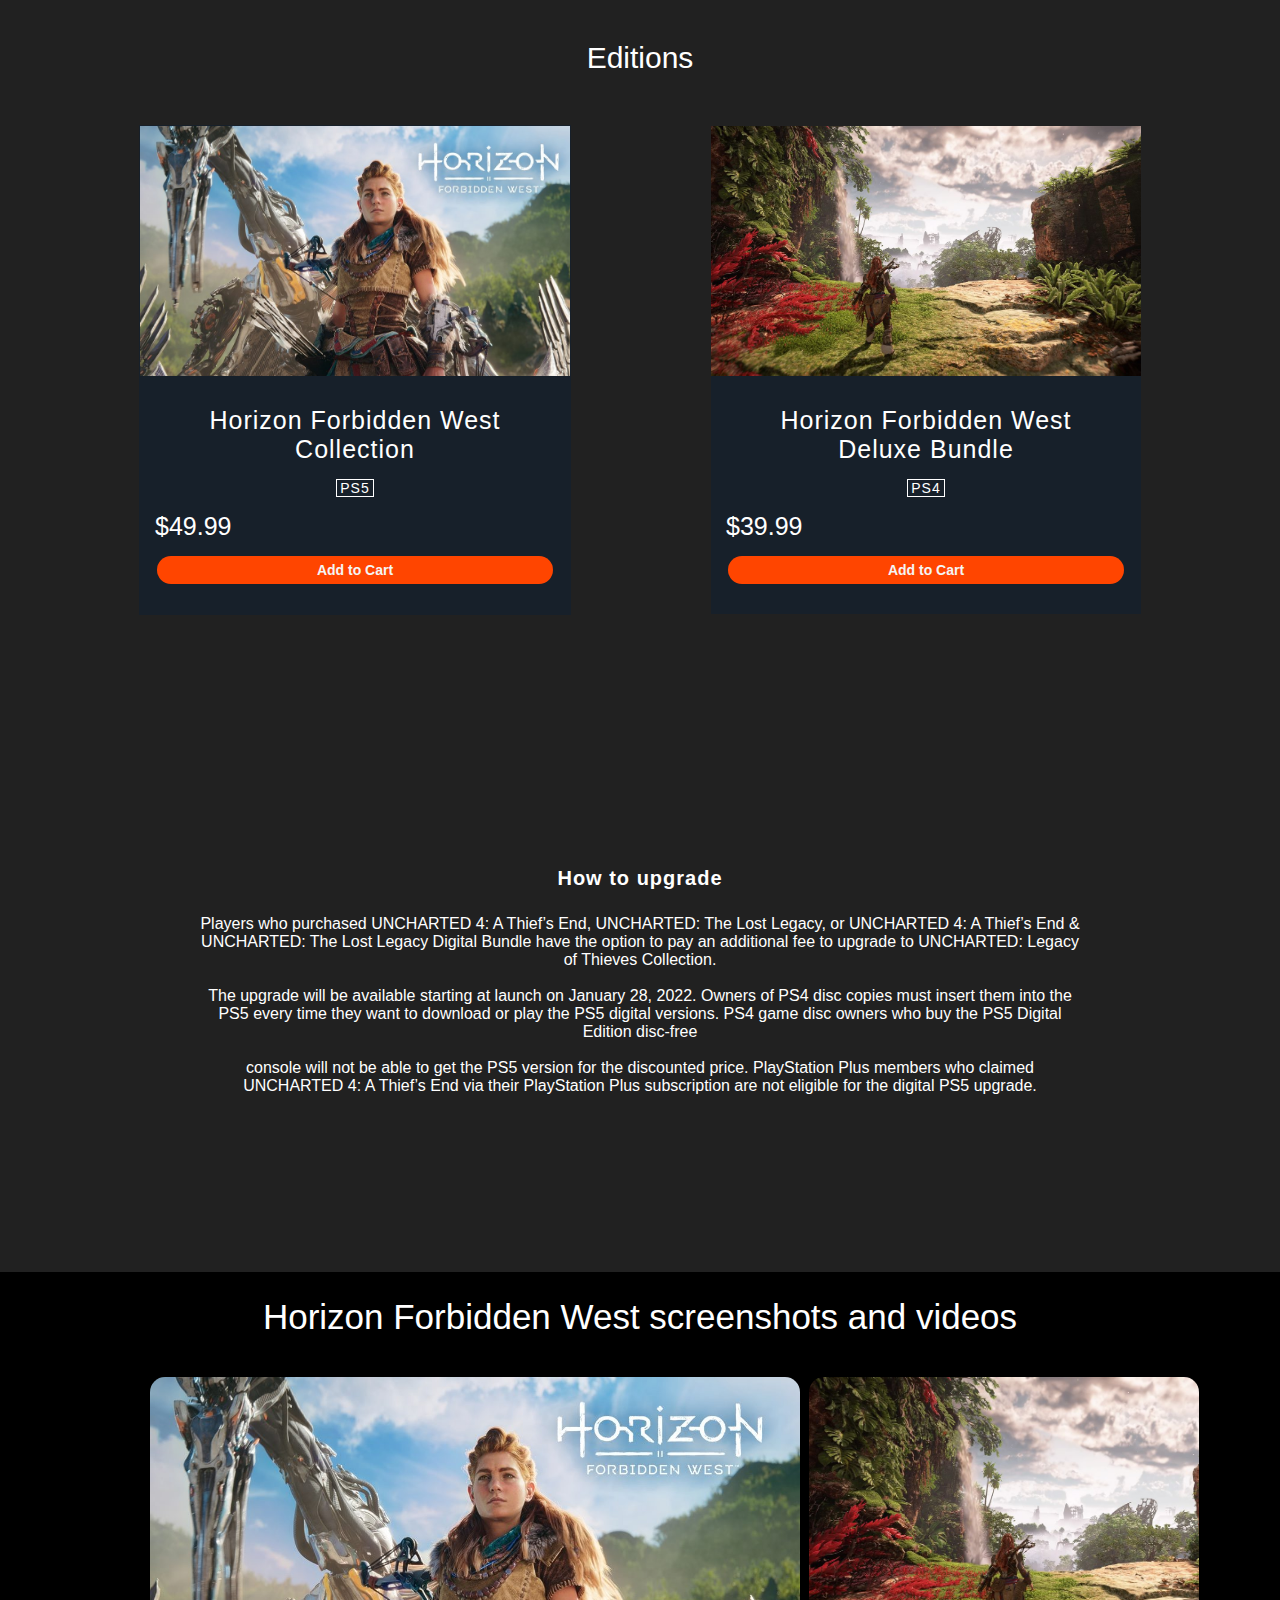
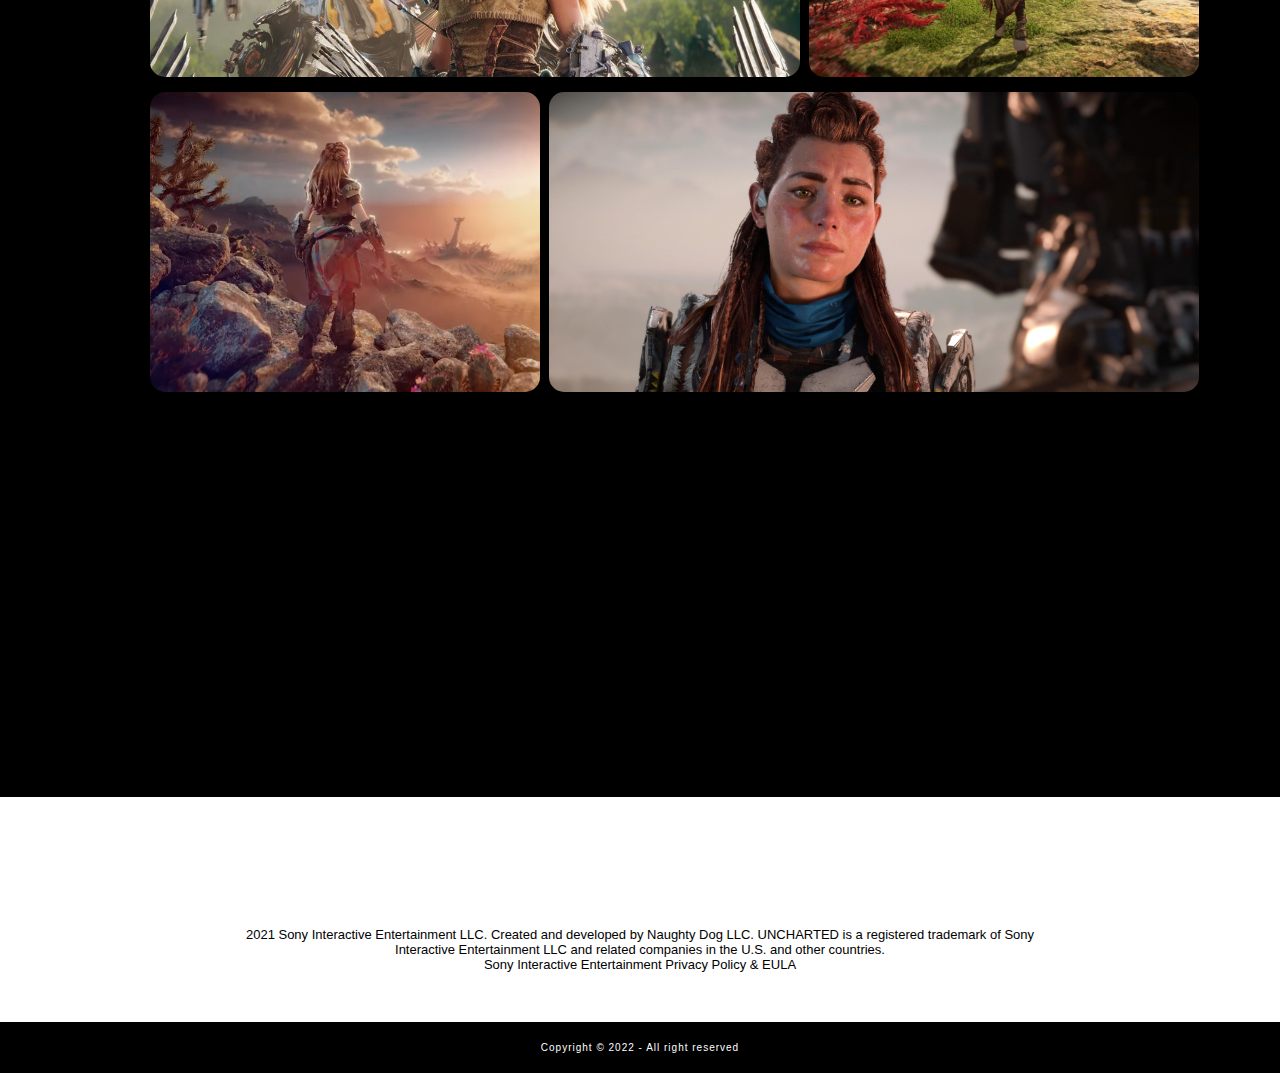
<file: linkpages/p3.html>
<!DOCTYPE html>
<html lang="en">

<head>
    <meta charset="UTF-8">
    <meta http-equiv="X-UA-Compatible" content="IE=edge">
    <meta name="viewport" content="width=device-width, initial-scale=1.0">
    <title>Horizon Forbidden West</title>
    <link rel="stylesheet" href="css/pstyle2.css">
</head>

<body>
    <nav class="navbar">
        <ul class="nav-list">
            <div class="logo"><img src="../img/logo3.png" alt="logo"></div>
            <li><a href="../index.html">Games</a></li>
            <li><a href="../index.html">Srevices</a></li>
            <li><a href="../index.html">Shop</a></li>
            <li><a href="../index.html">Hardware</a></li>
            <li><a href="form.html">Support</a></li>
        </ul>
        <div class="rightnav">
            <button class="btn">Sign in</button>
        </div>
    </nav>

    <section class="f1">
        <ul class="center">
            <div class="logo1"><img src="ho.png" alt="uncharted"></div>
            <li class="cc"><a href="#">Overview</a></li>
            <li class="cc"><a href="#">Features</a></li>
            <li class="cc"><a href="#">FAQs</a></li>
        </ul>
        <div class="buy">
            <button class="btn1">Buy now</button>
        </div>
    </section>

    <section class="f2">
        <div class="main">
            <p class="b">Horizon Forbidden West</p>
            <p class="s">Sony Interactive Entertainment</p>
            <span class="border">PS5</span>
            <p class="price">$49.99</p>
            <div class="cart">
                <button class="add">Add to Cart</button>
            </div>
            <p class="s">Released 01/08/2022</p>

        </div>
    </section>

    <section class="f3">
        <div class="m1">
            <span class="s1">GAME OVERVIEW</span>
            <span class="b1">Join Aloy as she braves the Forbidden <br>West – a majestic but dangerous frontier that conceals mysterious new threats.</span>
        </div>
        <div class="ps">
            <p class="pss">Seek your legacy and leave your mark on the map in UNCHARTED: Legacy of Thieves<br>
                Collection. Experience Naughty Dog’s thrilling, cinematic storytelling and the iconic<br> franchise’s
                largest blockbuster action set pieces.<br><br>
                Discover lost history with the charismatic yet complex thieves, Nathan Drake and Chloe<br> Frazer, as
                they travel the world with a sense of wonder, pursuing extraordinary<br> adventures and lost
                lore.<br><br>
                UNCHARTED: Legacy of Thieves Collection includes critically acclaimed, globe-trotting<br> single player
                exploits from UNCHARTED™ 4: A Thief’s End and UNCHARTED™:<br> The Lost Legacy, remastered in stunning
                detail for the PS5™ console with improved <br>visuals and framerate. </p>
        </div>
    </section>

    <section class="f4">
        <div class="mainy">
            <div class="m2">
                <div class="s2">AVALIABLE ON PLAYSTATION STORE</div>
                <div class="b2">Horizon Forbidden West <br><br>Editions</div>
            </div>
            <div class="spm">
                <div class="spm1">
                    <button class="bt">1</button>
                    <p class="u1">Horizon Forbidden West <br> Collection</p>
                    <span class="border">PS5</span>
                    <p class="price1">$49.99</p>
                    <div class="bp bp1"><button class="add again">Add to Cart</button></div>
                </div>
                <div class="spm2">
                    <button class="bt1">1</button>
                    <p class="u1">Horizon Forbidden West <br> Deluxe Bundle</p>
                    <span class="border">PS4</span>
                    <p class="price1">$39.99</p>
                    <div class="bp bp1"><button class="add again">Add to Cart</button></div>
                </div>
            </div>
        </div>
    </section>

    <section class="f5">
        <div class="pm">
            <p class="pm1">How to upgrade</p>
            <p class="pm2">Players who purchased UNCHARTED 4: A Thief’s End, UNCHARTED: The Lost Legacy, or UNCHARTED 4: A Thief’s End & UNCHARTED: The Lost Legacy Digital Bundle have the option to pay an additional fee to upgrade to UNCHARTED: Legacy of Thieves Collection.<br><br> The upgrade will be available starting at launch on January 28, 2022.
                Owners of PS4 disc copies must insert them into the PS5 every time they want to download or play the PS5 digital versions. PS4 game disc owners who buy the PS5 Digital Edition disc-free<br><br> console will not be able to get the PS5 version for the discounted price.    
                PlayStation Plus members who claimed UNCHARTED 4: A Thief’s End via their PlayStation Plus subscription are not eligible for the digital PS5 upgrade.</p>
        </div>
    </section>

    <section class="f6">
        <div class="screen">
            <p class="p1">Horizon Forbidden West  screenshots and videos</p>
        </div>
        <div class="smain"> 
            <button class="a1">1</button>
            <button class="a2">1</button>
        </div>
        <div class="screen1">
            <button class="a3">1</button>
            <button class="a4">1</button>
        </div>
    </section>

    <section class="last">
        <p>2021 Sony Interactive Entertainment LLC. Created and developed by Naughty Dog LLC. UNCHARTED is a registered trademark of Sony<br> Interactive Entertainment LLC and related companies in the U.S. and other countries.<br>
            Sony Interactive Entertainment Privacy Policy & EULA</p>
    </section>

    <footer class="foot">
        <p class="footertext">
            Copyright &copy; 2022 - All right reserved
        </p>
    </footer>


</body>

</html>
</file>
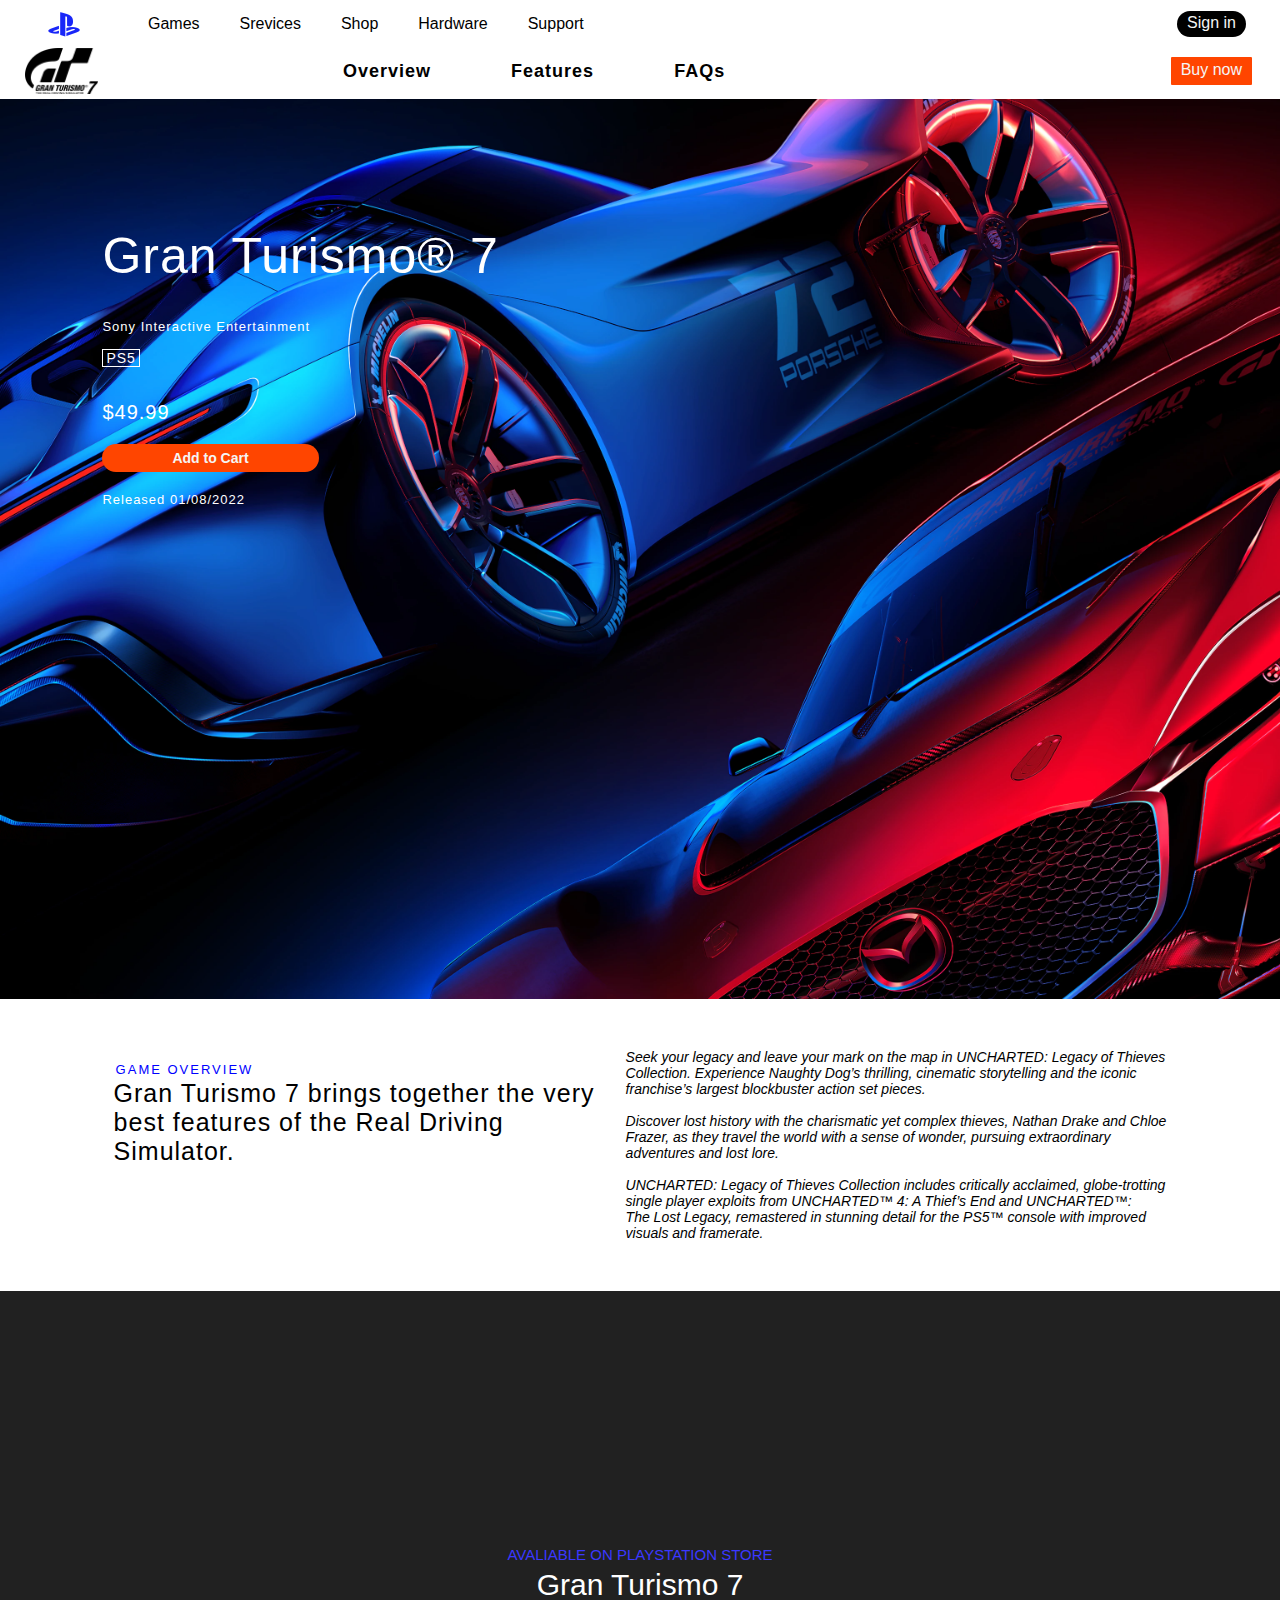
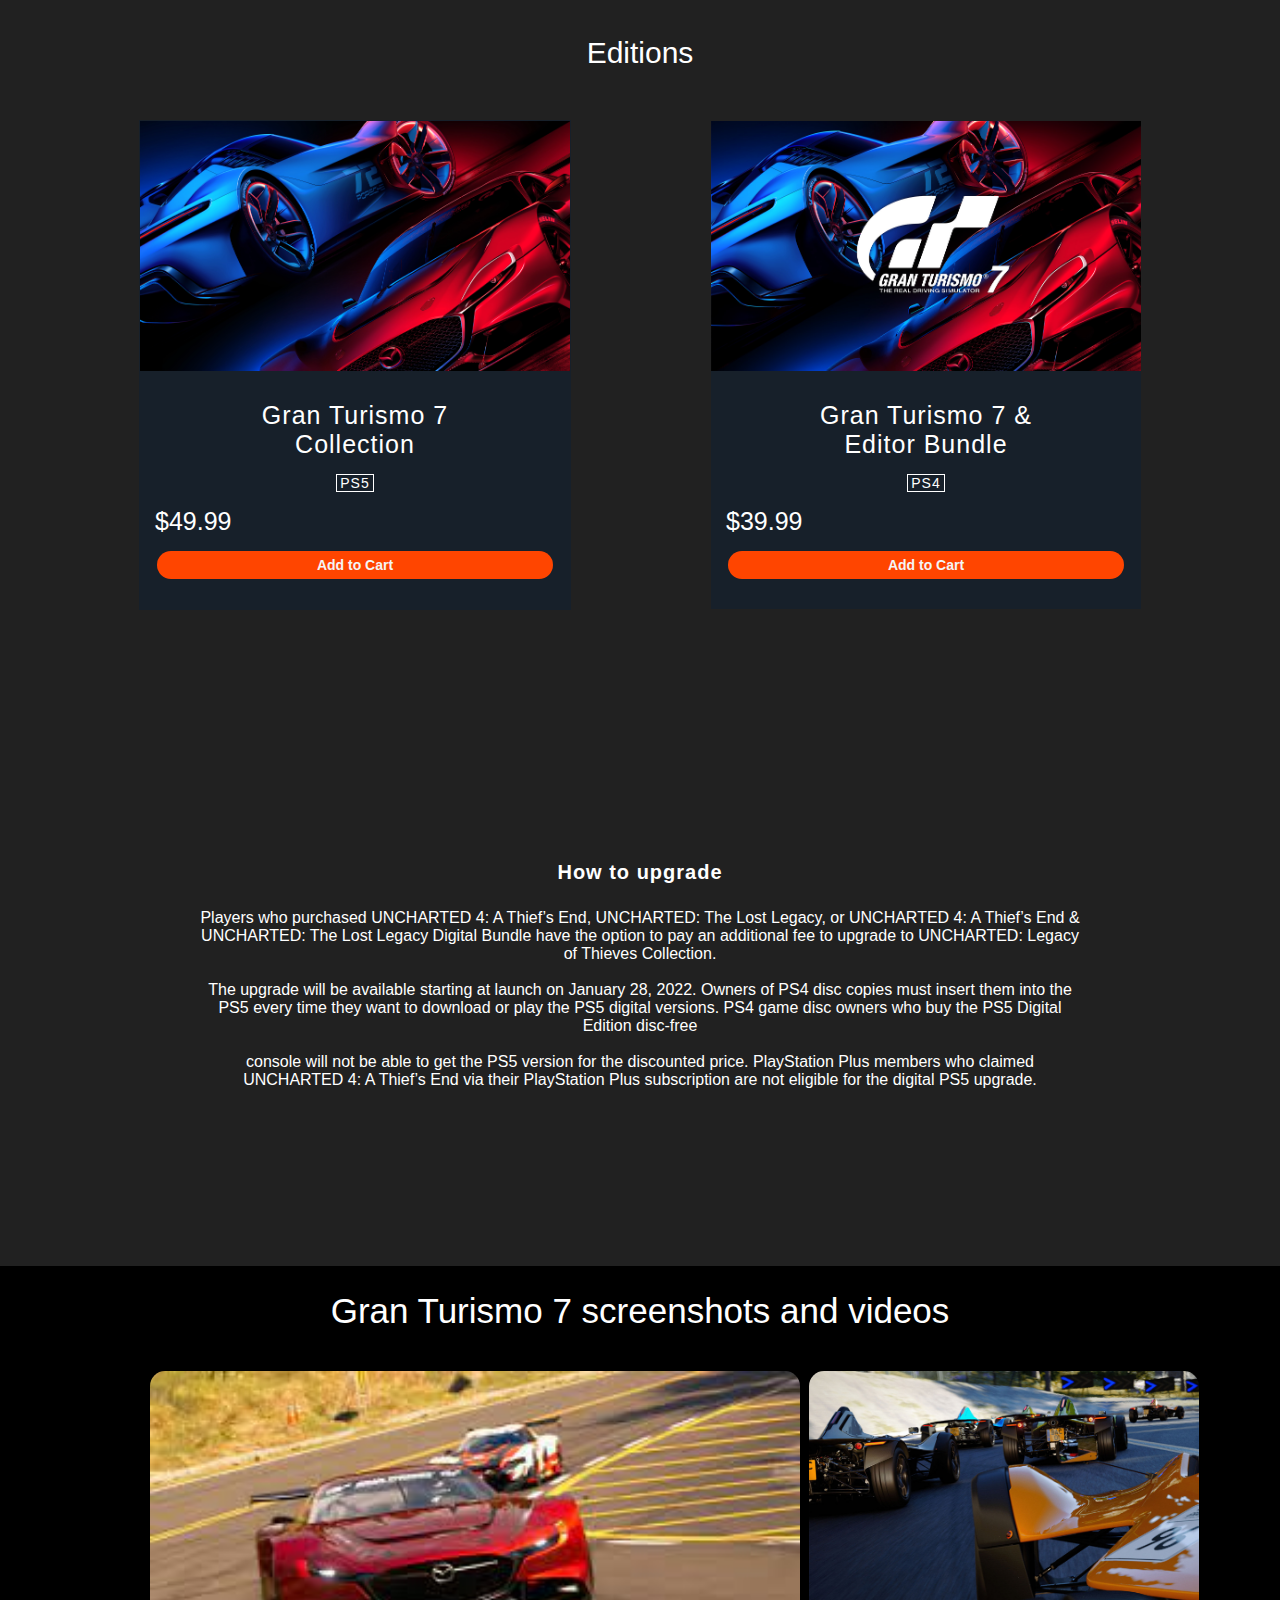
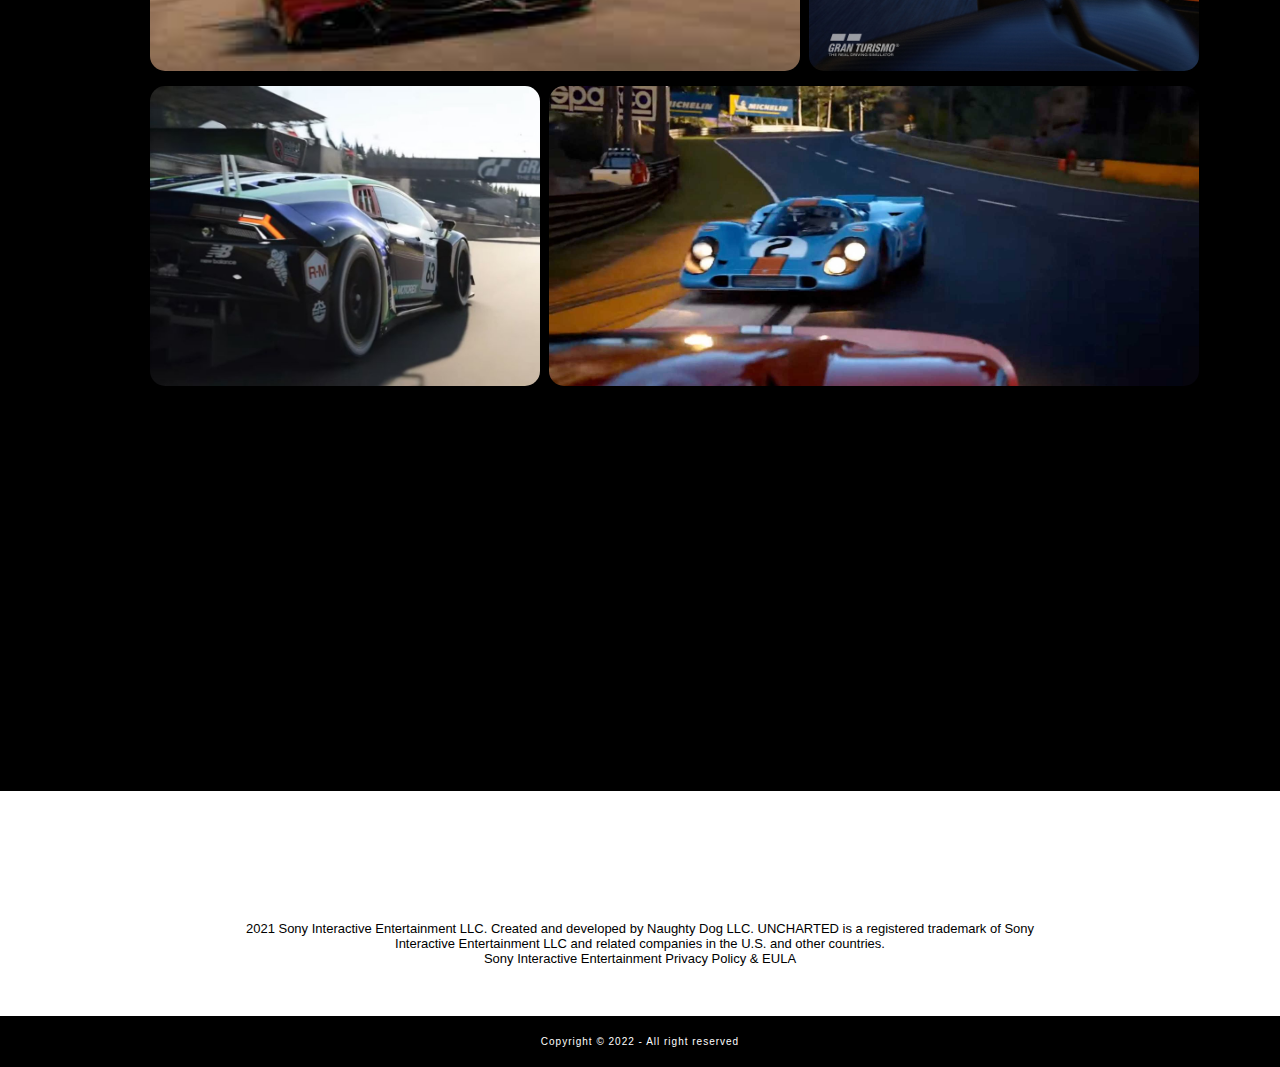
<file: linkpages/p4.html>
<!DOCTYPE html>
<html lang="en">

<head>
    <meta charset="UTF-8">
    <meta http-equiv="X-UA-Compatible" content="IE=edge">
    <meta name="viewport" content="width=device-width, initial-scale=1.0">
    <title>Gran Turismo® 7</title>
    <link rel="stylesheet" href="css/pstyle3.css">
</head>

<body>
    <nav class="navbar">
        <ul class="nav-list">
            <div class="logo"><img src="../img/logo3.png" alt="logo"></div>
            <li><a href="../index.html">Games</a></li>
            <li><a href="../index.html">Srevices</a></li>
            <li><a href="../index.html">Shop</a></li>
            <li><a href="../index.html">Hardware</a></li>
            <li><a href="form.html">Support</a></li>
        </ul>
        <div class="rightnav">
            <button class="btn">Sign in</button>
        </div>
    </nav>

    <section class="f1">
        <ul class="center">
            <div class="logo1"><img src="img/g1.png" alt="uncharted"></div>
            <li class="cc"><a href="#">Overview</a></li>
            <li class="cc"><a href="#">Features</a></li>
            <li class="cc"><a href="#">FAQs</a></li>
        </ul>
        <div class="buy">
            <button class="btn1">Buy now</button>
        </div>
    </section>

    <section class="f2">
        <div class="main">
            <p class="b">Gran Turismo® 7</p>
            <p class="s">Sony Interactive Entertainment</p>
            <span class="border">PS5</span>
            <p class="price">$49.99</p>
            <div class="cart">
                <button class="add">Add to Cart</button>
            </div>
            <p class="s">Released 01/08/2022</p>

        </div>
    </section>

    <section class="f3">
        <div class="m1">
            <span class="s1">GAME OVERVIEW</span>
            <span class="b1">Gran Turismo 7 brings together the very best features of the Real Driving Simulator.</span>
        </div>
        <div class="ps">
            <p class="pss">Seek your legacy and leave your mark on the map in UNCHARTED: Legacy of Thieves<br>
                Collection. Experience Naughty Dog’s thrilling, cinematic storytelling and the iconic<br> franchise’s
                largest blockbuster action set pieces.<br><br>
                Discover lost history with the charismatic yet complex thieves, Nathan Drake and Chloe<br> Frazer, as
                they travel the world with a sense of wonder, pursuing extraordinary<br> adventures and lost
                lore.<br><br>
                UNCHARTED: Legacy of Thieves Collection includes critically acclaimed, globe-trotting<br> single player
                exploits from UNCHARTED™ 4: A Thief’s End and UNCHARTED™:<br> The Lost Legacy, remastered in stunning
                detail for the PS5™ console with improved <br>visuals and framerate. </p>
        </div>
    </section>

    <section class="f4">
        <div class="mainy">
            <div class="m2">
                <div class="s2">AVALIABLE ON PLAYSTATION STORE</div>
                <div class="b2">Gran Turismo 7 <br><br>Editions</div>
            </div>
            <div class="spm">
                <div class="spm1">
                    <button class="bt">1</button>
                    <p class="u1">Gran Turismo 7 <br> Collection</p>
                    <span class="border">PS5</span>
                    <p class="price1">$49.99</p>
                    <div class="bp bp1"><button class="add again">Add to Cart</button></div>
                </div>
                <div class="spm2">
                    <button class="bt1">1</button>
                    <p class="u1">Gran Turismo 7 &<br> Editor Bundle</p>
                    <span class="border">PS4</span>
                    <p class="price1">$39.99</p>
                    <div class="bp bp1"><button class="add again">Add to Cart</button></div>
                </div>
            </div>
        </div>
    </section>

    <section class="f5">
        <div class="pm">
            <p class="pm1">How to upgrade</p>
            <p class="pm2">Players who purchased UNCHARTED 4: A Thief’s End, UNCHARTED: The Lost Legacy, or UNCHARTED 4: A Thief’s End & UNCHARTED: The Lost Legacy Digital Bundle have the option to pay an additional fee to upgrade to UNCHARTED: Legacy of Thieves Collection.<br><br> The upgrade will be available starting at launch on January 28, 2022.
                Owners of PS4 disc copies must insert them into the PS5 every time they want to download or play the PS5 digital versions. PS4 game disc owners who buy the PS5 Digital Edition disc-free<br><br> console will not be able to get the PS5 version for the discounted price.    
                PlayStation Plus members who claimed UNCHARTED 4: A Thief’s End via their PlayStation Plus subscription are not eligible for the digital PS5 upgrade.</p>
        </div>
    </section>

    <section class="f6">
        <div class="screen">
            <p class="p1">Gran Turismo 7 screenshots and videos</p>
        </div>
        <div class="smain"> 
            <button class="a1">1</button>
            <button class="a2">1</button>
        </div>
        <div class="screen1">
            <button class="a3">1</button>
            <button class="a4">1</button>
        </div>
    </section>

    <section class="last">
        <p>2021 Sony Interactive Entertainment LLC. Created and developed by Naughty Dog LLC. UNCHARTED is a registered trademark of Sony<br> Interactive Entertainment LLC and related companies in the U.S. and other countries.<br>
            Sony Interactive Entertainment Privacy Policy & EULA</p>
    </section>

    <footer class="foot">
        <p class="footertext">
            Copyright &copy; 2022 - All right reserved
        </p>
    </footer>


</body>

</html>
</file>
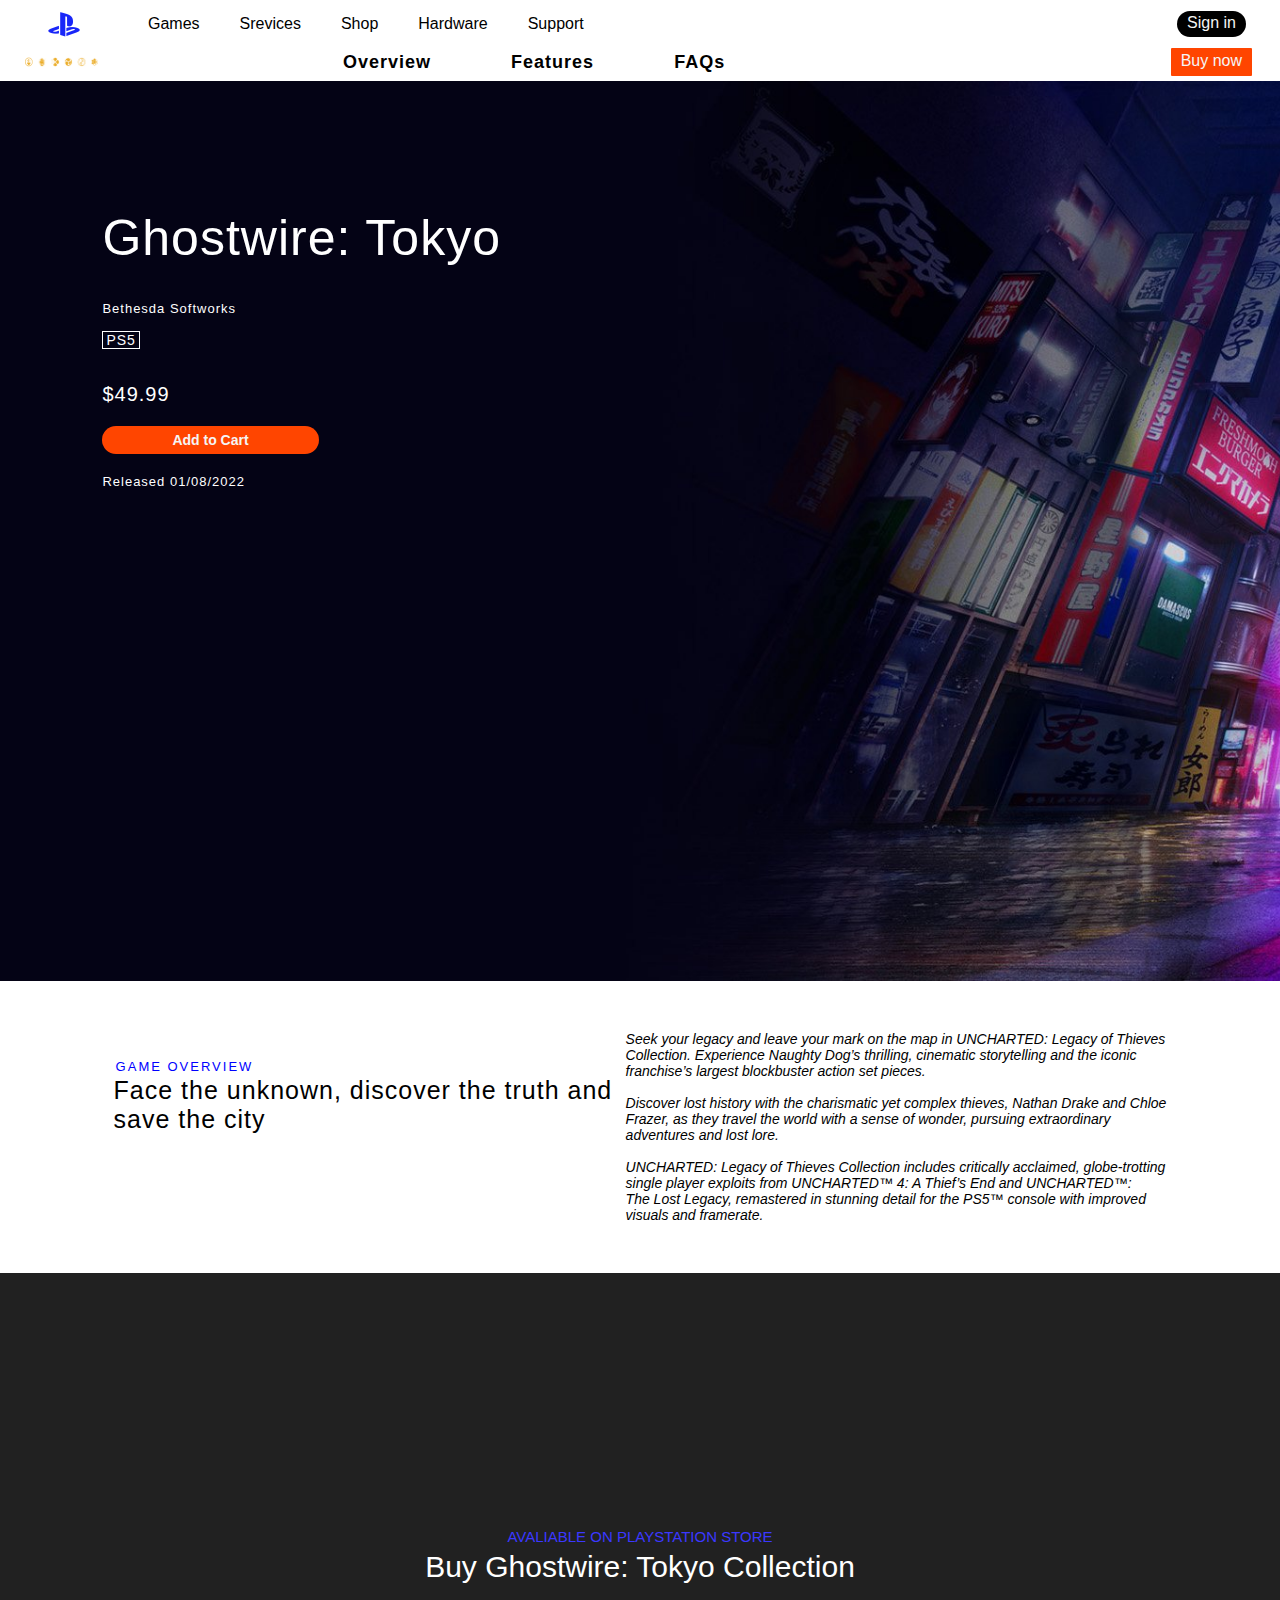
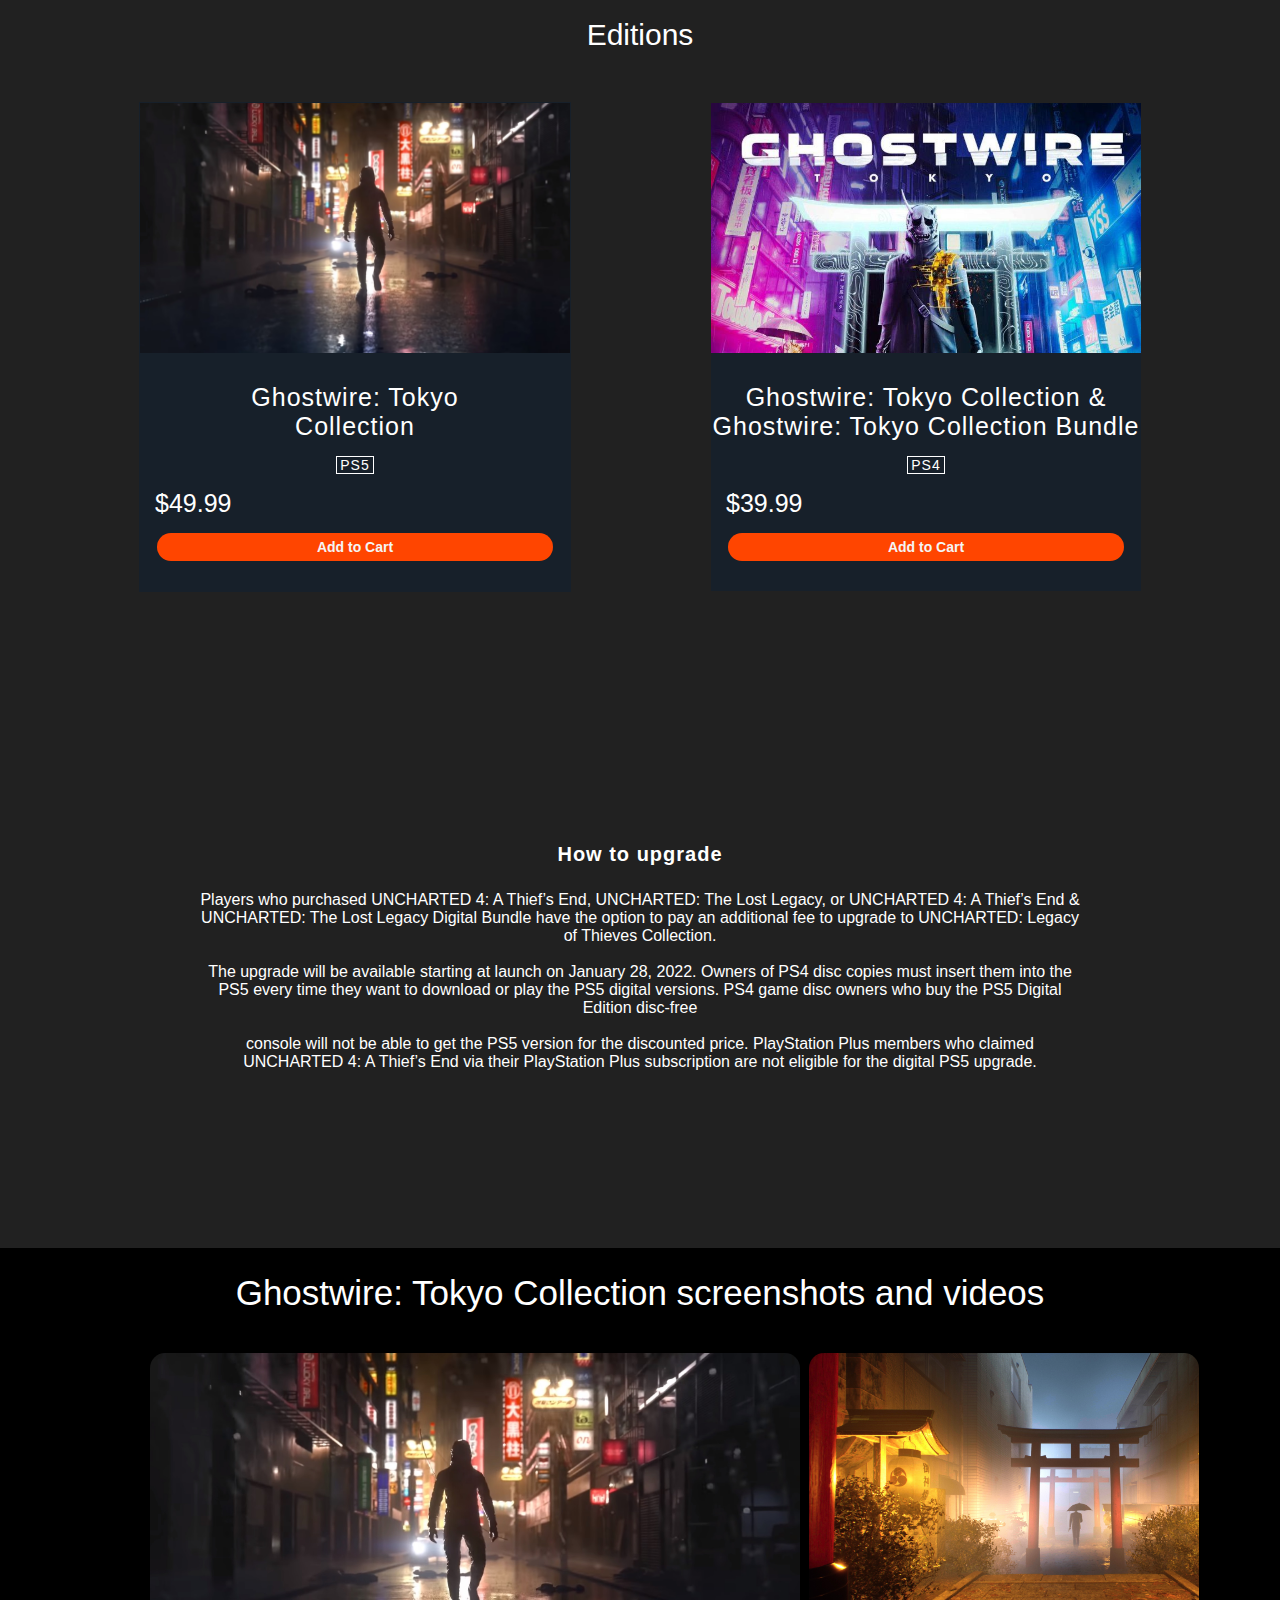
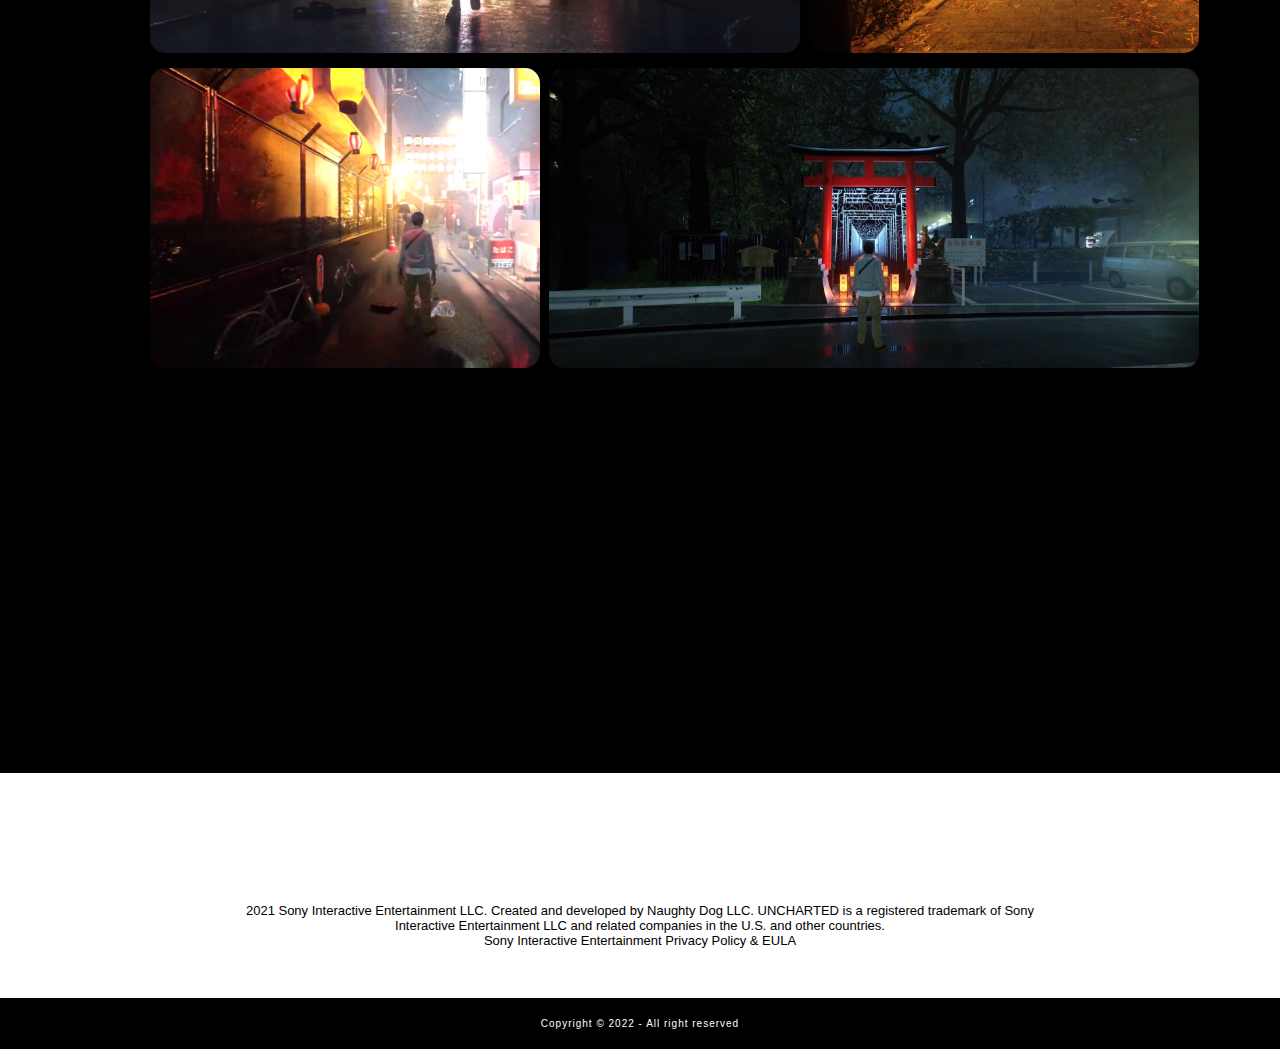
<file: linkpages/p5.html>
<!DOCTYPE html>
<html lang="en">

<head>
    <meta charset="UTF-8">
    <meta http-equiv="X-UA-Compatible" content="IE=edge">
    <meta name="viewport" content="width=device-width, initial-scale=1.0">
    <title>Ghostwire: Tokyo</title>
    <link rel="stylesheet" href="css/pstyle4.css">
</head>

<body>
    <nav class="navbar">
        <ul class="nav-list">
            <div class="logo"><img src="../img/logo3.png" alt="logo"></div>
            <li><a href="../index.html">Games</a></li>
            <li><a href="../index.html">Srevices</a></li>
            <li><a href="../index.html">Shop</a></li>
            <li><a href="../index.html">Hardware</a></li>
            <li><a href="form.html">Support</a></li>
        </ul>
        <div class="rightnav">
            <button class="btn">Sign in</button>
        </div>
    </nav>

    <section class="f1">
        <ul class="center">
            <div class="logo1"><img src="img/gh.png" alt="uncharted"></div>
            <li class="cc"><a href="#">Overview</a></li>
            <li class="cc"><a href="#">Features</a></li>
            <li class="cc"><a href="#">FAQs</a></li>
        </ul>
        <div class="buy">
            <button class="btn1">Buy now</button>
        </div>
    </section>

    <section class="f2">
        <div class="main">
            <p class="b">Ghostwire: Tokyo</p>
            <p class="s">Bethesda Softworks</p>
            <span class="border">PS5</span>
            <p class="price">$49.99</p>
            <div class="cart">
                <button class="add">Add to Cart</button>
            </div>
            <p class="s">Released 01/08/2022</p>

        </div>
    </section>

    <section class="f3">
        <div class="m1">
            <span class="s1">GAME OVERVIEW</span>
            <span class="b1">Face the unknown, discover the truth and save the city</span>
        </div>
        <div class="ps">
            <p class="pss">Seek your legacy and leave your mark on the map in UNCHARTED: Legacy of Thieves<br>
                Collection. Experience Naughty Dog’s thrilling, cinematic storytelling and the iconic<br> franchise’s
                largest blockbuster action set pieces.<br><br>
                Discover lost history with the charismatic yet complex thieves, Nathan Drake and Chloe<br> Frazer, as
                they travel the world with a sense of wonder, pursuing extraordinary<br> adventures and lost
                lore.<br><br>
                UNCHARTED: Legacy of Thieves Collection includes critically acclaimed, globe-trotting<br> single player
                exploits from UNCHARTED™ 4: A Thief’s End and UNCHARTED™:<br> The Lost Legacy, remastered in stunning
                detail for the PS5™ console with improved <br>visuals and framerate. </p>
        </div>
    </section>

    <section class="f4">
        <div class="mainy">
            <div class="m2">
                <div class="s2">AVALIABLE ON PLAYSTATION STORE</div>
                <div class="b2">Buy Ghostwire: Tokyo Collection<br><br>Editions</div>
            </div>
            <div class="spm">
                <div class="spm1">
                    <button class="bt">1</button>
                    <p class="u1">Ghostwire: Tokyo<br> Collection</p>
                    <span class="border">PS5</span>
                    <p class="price1">$49.99</p>
                    <div class="bp bp1"><button class="add again">Add to Cart</button></div>
                </div>
                <div class="spm2">
                    <button class="bt1">1</button>
                    <p class="u1">Ghostwire: Tokyo Collection &<br> Ghostwire: Tokyo Collection Bundle</p>
                    <span class="border">PS4</span>
                    <p class="price1">$39.99</p>
                    <div class="bp bp1"><button class="add again">Add to Cart</button></div>
                </div>
            </div>
        </div>
    </section>

    <section class="f5">
        <div class="pm">
            <p class="pm1">How to upgrade</p>
            <p class="pm2">Players who purchased UNCHARTED 4: A Thief’s End, UNCHARTED: The Lost Legacy, or UNCHARTED 4: A Thief’s End & UNCHARTED: The Lost Legacy Digital Bundle have the option to pay an additional fee to upgrade to UNCHARTED: Legacy of Thieves Collection.<br><br> The upgrade will be available starting at launch on January 28, 2022.
                Owners of PS4 disc copies must insert them into the PS5 every time they want to download or play the PS5 digital versions. PS4 game disc owners who buy the PS5 Digital Edition disc-free<br><br> console will not be able to get the PS5 version for the discounted price.    
                PlayStation Plus members who claimed UNCHARTED 4: A Thief’s End via their PlayStation Plus subscription are not eligible for the digital PS5 upgrade.</p>
        </div>
    </section>

    <section class="f6">
        <div class="screen">
            <p class="p1">Ghostwire: Tokyo Collection screenshots and videos</p>
        </div>
        <div class="smain"> 
            <button class="a1">1</button>
            <button class="a2">1</button>
        </div>
        <div class="screen1">
            <button class="a3">1</button>
            <button class="a4">1</button>
        </div>
    </section>

    <section class="last">
        <p>2021 Sony Interactive Entertainment LLC. Created and developed by Naughty Dog LLC. UNCHARTED is a registered trademark of Sony<br> Interactive Entertainment LLC and related companies in the U.S. and other countries.<br>
            Sony Interactive Entertainment Privacy Policy & EULA</p>
    </section>

    <footer class="foot">
        <p class="footertext">
            Copyright &copy; 2022 - All right reserved
        </p>
    </footer>


</body>

</html>
</file>
<file: css/style.css>
@import url('http://fonts.cdnfonts.com/css/sst');

*{
    margin: 0px;
    padding: 0px;
}

html{
    scroll-behavior: smooth;
}

.logo{
    width: 15%;
    display: flex;
    justify-content: center;
    align-items: center;
}

.logo img{
    width: 40%;
    /*padding-top: 10px;*/
}

.navbar{
    display: flex;
    align-items: center;
    justify-content: center;
    position: sticky;
}

.nav-list{
    width: 50%;
    background-color: white;
    display: flex;
    align-items: center;
}

.nav-list li{
    list-style: none;
    padding: 15px 20px
}

.nav-list li a{
    font-family: 'SST', sans-serif;
    font-weight: 300;
    font-size: 16px;
    text-decoration: none;
    color: black;
}

.nav-list li a{
    transition: all 0.10s ease 0s;
}

.nav-list li a:hover{
    color: blue;
}

.rightnav{
    background-color: white;
    width: 50%;
    text-align: right;
    padding: 11px 0px 11px 0px;
}

.btn{
    margin-right: 34px;
    font-family: 'SST', sans-serif;
    font-weight: 300;
    font-size: 16px;
    color: whitesmoke;
    /*padding: 9px 25px; ---> it's not the right values to set*/
    background-color: black;
    border: none;
    border-radius: 50px;
    transition: all 0.3s ease 0s;
    padding: 3px 10px 5px 10px;
    cursor: pointer;
}

.btn:hover{
    background-color: rgba(0, 136, 169, 0.8);
}

.background{
    background: rgba(0, 0, 0, 0.8) url(../img/header24.jpeg);
    background-size: cover;
    background-repeat: no-repeat;
    height: 85vh;
}

/*if i want to try it later
.firstsection{
    height: 100vh;
}*/

.box-main{
    display: flex;
    justify-content: center;
    align-items: center;
    color: whitesmoke;
    font-family: 'SST', sans-serif;
    /*font-weight: 300;*/
    max-width: 80%;
    margin: auto;
    height: 100%;
}

.firsthalf{
    width: 80%;
    display: flex;
    flex-direction: column;
    justify-content: center;
    margin-top: 130px;
}

.secondhalf{
    width: 30%;
}

/*.secondhalf img{
    width: 100%;
    /*padding-top: 100px;
}*/

.text-big{
    font-family: 'SST', sans-serif;
    font-size: 35px;
    font-weight: lighter;
    color: black;
    padding-bottom: 25px;
    letter-spacing: 0.1rem;
}

.text-small{
    font-family: 'SST', sans-serif;
    font-size: 13px;
    font-weight: lighter;
    color: black;
    padding-bottom: 25px;
    letter-spacing: 0.1em;
}

.btn-sm{
    font-family: 'SST', sans-serif;
    font-weight: 300;
    font-size: 16px;
    color: white;
    background-color: orangered;
    border: none;
    border-radius: 50px;
    transition: all 0.3s ease 0s;
    padding: 3px 10px 5px 10px;
    cursor: pointer;
    letter-spacing: 00.1em;
}

.btn-sm:hover{
    background-color: rgba(240, 67, 4, 0.8);
}

.secondsection{
    display: flex;
    justify-content: center;
    align-items: center;
    margin-top: 35px;
    /*margin-left: 15px; it will cause some problems*/
    margin-bottom: 35px;
}

.button-1{
    display: flex;
    align-items: center;
    justify-content: center;
    list-style: none;
}

.btn-sm1{
    background: url(../img/header1.jpg);
    background-size: cover;
    background-repeat: no-repeat;
    cursor: pointer;
    margin-right: 10px;
    height: 100px;
    width: 200px;
    border: none;
    border-radius: 10px;
    color: transparent;
    /*transition: all 0.3s ease 0s; -----> Don't want to use this values here*/
    transition: transform 0.25s;
}

.btn-sm1:hover{
    transform: translateY(-0.25rem);
    box-shadow: 0 1rem 1rem 0 #5d6d7e6e;
}

.btn-sm2{
    background: url(../img/header2.jpg);
    background-size: cover;
    background-repeat: no-repeat;
    cursor: pointer;
    margin-right: 10px;
    height: 100px;
    width: 200px;
    border: none;
    border-radius: 10px;
    color: transparent;
    transition: transform 0.25s;
}

.btn-sm2:hover{
    transform: translateY(-0.25rem);
    box-shadow: 0 1rem 1rem 0 #e5996688;
}

.btn-sm3{
    background: url(../img/horizon.jpg);
    background-size: cover;
    background-repeat: no-repeat;
    cursor: pointer;
    margin-right: 10px;
    height: 100px;
    width: 200px;
    border: none;
    border-radius: 10px;
    color: transparent;
    transition: transform 0.25s;
}

.btn-sm3:hover{
    transform: translateY(-0.25rem);
    box-shadow: 0 1rem 1rem 0 #3498db74;
}

.btn-sm4{
    background: url(../img/header5.jpg);
    background-size: cover;
    background-repeat: no-repeat;
    cursor: pointer;
    margin-right: 10px;
    height: 100px;
    width: 200px;
    border: none;
    border-radius: 10px;
    color: transparent;
    transition: transform 0.25s;
}

.btn-sm4:hover{
    transform: translateY(-0.25rem);
    box-shadow: 0 1rem 1rem 0 #c03a2b83 ;
}

.btn-sm5{
    background: url(../img/ghost.jpg);
    background-size: cover;
    background-repeat: no-repeat;
    cursor: pointer;
    /*margin-right: 34px; ----> did'nt need to set the margin here*/
    height: 100px;
    width: 200px;
    border: none;
    border-radius: 10px;
    color: transparent;
    transition: transform 0.25s;
}

.btn-sm5:hover{
    transform: translateY(-0.25rem);
    box-shadow: 0 1rem 1rem 0 #85929e80;
}

.thirdsection{
    margin-bottom: 50px;
}

.background1{
    background: rgba(0, 0, 0, 0.8) url(../img/Cheader11.jpg);
    background-size: cover;
    background-repeat: no-repeat;
    height: 100vh;
}

.box-main1{
    display: grid;
    justify-content: center;
    align-items: center;
    color: whitesmoke;
    font-family: 'SST', sans-serif;
    width: 100%;
    padding-top: 40px;
}

.textbig1{
    font-family: 'SST', sans-serif;
    font-size: 30px;
    font-weight: lighter;
    color: white;
}

.textbig2{
    font-family: 'SST', sans-serif;
    font-size: 35px;
    font-weight: 900;
    color: white;
    padding-bottom: 35px;
    letter-spacing: 2px;
}

.textsmall1{
    font-family: 'SST', sans-serif;
    font-size: 15px;
    font-weight: lighter;
    color: white;
    padding-bottom: 35px;
    letter-spacing: 0.1em;
}

.btn1{
    font-family: 'SST', sans-serif;
    font-weight: bold;
    font-size: 16px;
    color: black;
    background-color: white;
    border: none;
    border-radius: 50px;
    transition: all 0.3s ease 0s;
    padding: 3px 10px 5px 10px;
    cursor: pointer;
}

.btn1:hover{
    background-color: rgba(228, 228, 228, 0.8);
}

.button-3{
    display: flex;
    justify-content: center;
    align-items: center;
    margin-top: 50px;
    margin-bottom: 20px;
    list-style: none;
}

.card-1{
    background: url(../img/card1.jpg);
    background-size: cover;
    background-repeat: no-repeat;
    cursor: pointer;
    margin-right: 70px;
    height: 200px;
    width: 350px;
    border: none;
    border-radius: 20px;
    color: transparent;
    transition: transform 0.25s;
}

.card-1:hover{
    transform: translateY(-0.45rem);
    box-shadow: 0 1rem 1rem 0 #85929e36;
}

.card-2{
    background: url(../img/card3.jpg);
    background-size: cover;
    background-repeat: no-repeat;
    cursor: pointer;
    margin-right: 70px;
    height: 200px;
    width: 350px;
    border: none;
    border-radius: 20px;
    color: transparent;
    transition: transform 0.25s;
}

.card-2:hover{
    transform: translateY(-0.45rem);
    box-shadow: 0 1rem 1rem 0 #85929e36;
}

.card-3{
    background: url(../img/card2.jpg);
    background-size: cover;
    background-repeat: no-repeat;
    cursor: pointer;
    height: 200px;
    width: 350px;
    border: none;
    border-radius: 20px;
    color: transparent;
    transition: transform 0.25s;
}

.card-3:hover{
    transform: translateY(-0.45rem);
    box-shadow: 0 1rem 1rem 0 #85929e36;
}

.span-main{
    display: flex;
    justify-content: center;
    align-items: center;
    width: 100%;
}

.span1{
    font-family: 'SST', sans-serif;
    font-size: 25px;
    font-weight: 300;
    color: white;
    margin: auto;
    padding-right: 30px;
    letter-spacing: 1px;
}

.span2{
    font-family: 'SST', sans-serif;
    font-size: 25px;
    font-weight: 300;
    color: white;
    margin: auto;
    letter-spacing: 1px;
}

.span3{
    font-family: 'SST', sans-serif;
    font-size: 25px;
    font-weight: 300;
    color: white;
    margin: auto;
    letter-spacing: 1px;
}

.fourthsection{
    margin-bottom: 50px;
}

.box-main2{
    display: grid;
    justify-content: center;
    align-items: center;
}

.text1{
    font-family: 'SST', sans-serif;
    font-size: 15px;
    font-weight: 300;
    text-align: center;
    color: rgb(0, 57, 201);
    letter-spacing: 3px;
}

.textbig3{
    font-family: 'SST', sans-serif;
    font-size: 30px;
    font-weight: 100;
    text-align: center;
    letter-spacing: 1px;
    margin-bottom: 15px;
}

.textsmall2{
    font-family: 'SST', sans-serif;
    font-size: 18px;
    font-weight: 300;
    text-align: center;
    letter-spacing: 1px;
    color: rgba(61, 61, 61, 0.892);
}

.fifthsection{
    margin-bottom: 50px;
}

.box-main3{
    display: flex;
    justify-content: center;
    align-items: center;
}

.main-p{
    display: flex;
    flex-direction: column;
    justify-content: center;
    margin-left: 10%;
}

.textbig4{
    font-family: 'SST', sans-serif;
    font-size: 25px;
    font-weight: 300;
    color: rgb(34, 34, 34);
    padding-bottom: 30px;
}

.textsmall3{
    font-family: 'SST', sans-serif;
    font-size: 20px;
    font-weight: 300;
    color: rgba(61, 61, 61, 0.892);
}

.button-4{
    padding-top: 30px;
}

.btn2{
    font-family: 'SST', sans-serif;
    font-weight: bold;
    font-size: 16px;
    color: white;
    background-color: rgba(0, 60, 255, 0.8);
    border: none;
    border-radius: 50px;
    transition: all 0.3s ease 0s;
    padding: 3px 10px 5px 10px;
    cursor: pointer;
}

.btn2:hover{
    background-color: rgb(0, 39, 169);
}

.playstationimg{
    width: 50%;
}

.playstationimg img{
    width: 80%;
}

.sixthsection{
    /*margin-bottom: 50px;*/
}

.background2{
    background: url(../img/header20.jpg);
    background-repeat: no-repeat;
    background-size: cover;
    height: 80vh;
}

.main-box4{
    display: grid;
    justify-content: flex-start;
    align-items: center;
    padding-top: 10%;
    padding-left: 10%;
}

.main-box4 img{
    width: 50%;
}

.textbig5{
    font-family: 'SST', sans-serif;
    font-size: 40px;
    font-weight: 300;
    color: white;
    padding-bottom: 20px;
}

.textsmall4{
    font-family: 'SST', sans-serif;
    font-size: 13px;
    font-weight: 300;
    color: white;
}

.button-5{
    padding-top: 20px;
}

.btn3{
    font-family: 'SST', sans-serif;
    font-weight: bold;
    font-size: 16px;
    color: white;
    background-color: orangered;
    border: none;
    border-radius: 50px;
    transition: all 0.3s ease 0s;
    padding: 3px 10px 5px 10px;
    cursor: pointer;
}

.btn3:hover{
    background-color: rgba(240, 67, 4, 0.8);
}

/*.seventhsection{
    margin-bottom: 50px;
} ----> Will you use it latter if i want to*/ 

.background3{
    background: url(../img/header27.jpg);
    background-repeat: no-repeat;
    background-size: cover;
    height: 100vh;
}

.main-box5{
    display: grid;
    justify-content: center;
    align-items: center;
    color: black;
    padding-top: 40px;
}

.textsmall5{
    font-family: 'SST', sans-serif;
    font-size: 15px;
    font-weight: 900;
    letter-spacing: 1px;
}

.text-small5{
    padding-top: 8px;
    font-family: 'SST', sans-serif;
    font-size: 15px;
    font-weight: 300;
    letter-spacing: 1px;
}

.button-6{
    margin-top: 40px;
}

.card-4{
    background: url(../img/game15.jpg);
    background-size: cover;
    background-repeat: no-repeat;
    cursor: pointer;
    height: 200px;
    width: 170px;
    border: none;
    border-radius: 5px;
    color: transparent;
    transition: transform 0.30s;
    margin-right: 30px;
}

.card-4:hover{
    transform: scale(1.05);
    box-shadow: 0 1rem 1rem 0 #85929e8a;
}

.card-5{
    background: url(../img/game1.png);
    background-size: cover;
    background-repeat: no-repeat;
    cursor: pointer;
    height: 200px;
    width: 170px;
    border: none;
    border-radius: 5px;
    color: transparent;
    transition: transform 0.30s;
    margin-right: 30px;
}

.card-5:hover{
    transform: scale(1.05);
    box-shadow: 0 1rem 1rem 0 #85929e8a;
}

.card-6{
    background: url(../img/game4.jpg);
    background-size: cover;
    background-repeat: no-repeat;
    cursor: pointer;
    height: 200px;
    width: 170px;
    border: none;
    border-radius: 5px;
    color: transparent;
    transition: transform 0.30s;
    margin-right: 30px;
}

.card-6:hover{
    transform: scale(1.05);
    box-shadow: 0 1rem 1rem 0 #85929e8a;
}

.card-7{
    background: url(../img/game3.jpg);
    background-size: cover;
    background-repeat: no-repeat;
    cursor: pointer;
    height: 200px;
    width: 170px;
    border: none;
    border-radius: 5px;
    color: transparent;
    transition: transform 0.30s;
    margin-right: 30px;
}

.card-7:hover{
    transform: scale(1.05);
    box-shadow: 0 1rem 1rem 0 #85929e8a;
}

.card-8{
    background: url(../img/game11.jpg);
    background-size: cover;
    background-repeat: no-repeat;
    cursor: pointer;
    height: 200px;
    width: 170px;
    border: none;
    border-radius: 5px;
    color: transparent;
    transition: transform 0.30s;
    margin-right: 30px;
}

.card-8:hover{
    transform: scale(1.05);
    box-shadow: 0 1rem 1rem 0 #85929e8a;
}

.second-card-row{
    margin-top: 50px;
}

.card-9{
    background: url(../img/game5.jpg);
    background-size: cover;
    background-repeat: no-repeat;
    cursor: pointer;
    height: 200px;
    width: 170px;
    border: none;
    border-radius: 5px;
    color: transparent;
    transition: transform 0.30s;
    margin-right: 30px;
}

.card-9:hover{
    transform: scale(1.05);
    box-shadow: 0 1rem 1rem 0 #85929e8a;
}

.card-10{
    background: url(../img/game6.jpg);
    background-size: cover;
    background-repeat: no-repeat;
    cursor: pointer;
    height: 200px;
    width: 170px;
    border: none;
    border-radius: 5px;
    color: transparent;
    transition: transform 0.30s;
    margin-right: 30px;
}

.card-10:hover{
    transform: scale(1.05);
    box-shadow: 0 1rem 1rem 0 #85929e8a;
}

.card-11{
    background: url(../img/game7.jpg);
    background-size: cover;
    background-repeat: no-repeat;
    cursor: pointer;
    height: 200px;
    width: 170px;
    border: none;
    border-radius: 5px;
    color: transparent;
    transition: transform 0.30s;
    margin-right: 30px;
}

.card-11:hover{
    transform: scale(1.05);
    box-shadow: 0 1rem 1rem 0 #85929e8a;
}

.card-12{
    background: url(../img/game8.jpg);
    background-size: cover;
    background-repeat: no-repeat;
    cursor: pointer;
    height: 200px;
    width: 170px;
    border: none;
    border-radius: 5px;
    color: transparent;
    transition: transform 0.30s;
    margin-right: 30px;
}

.card-12:hover{
    transform: scale(1.05);
    box-shadow: 0 1rem 1rem 0 #85929e8a;
}

.card-13{
    background: url(../img/game9.jpg);
    background-size: cover;
    background-repeat: no-repeat;
    cursor: pointer;
    height: 200px;
    width: 170px;
    border: none;
    border-radius: 5px;
    color: transparent;
    transition: transform 0.30s;
    margin-right: 30px;
}

.card-13:hover{
    transform: scale(1.05);
    box-shadow: 0 1rem 1rem 0 #85929e8a;
}

.nba{
    margin-top: 50px;
    margin-bottom: 50px;
}

.nba-main{
    display: flex;
    justify-content: center;
    align-items: center;
}

.nbaimg{
    width: 50%;
}

.nbaimg img{
    width: 80%;
    padding-left: 120px;
}

.main-n{
    width: 50%;
}

.textnba{
    font-family: 'SST', sans-serif;
    font-size: 25px;
    font-weight: 300;
    color: black;
    padding-bottom: 30px;
    letter-spacing: 1px;
}

.textnba1{
    font-family: 'SST', sans-serif;
    font-size: 13px;
    font-weight: 300;
    color: rgba(0, 0, 0, 0.816);
    padding-bottom: 30px;
}

.specialsection{
    background: url(../img/header28.jpg);
    background-repeat: no-repeat;
    background-size: cover;
    height: 90vh;
    margin-bottom: 50px;
}

.mainspecial{
    display: flex;
    flex-direction: column;
    font-family: 'SST', sans-serif;
    padding-left: 70px;
    padding-top: 100px;
}

.sp1{
    font-size: 30px;
    font-weight: 300;
    color: black;
    padding-bottom: 25px;
    letter-spacing: 1px;
}

.sp2{
    font-size: 15px;
    font-weight: 300;
    color: rgba(0, 0, 0, 0.816);
    letter-spacing: 1px;
}

.sp{
    padding-top: 30px;

}

.btn-n{
    font-family: 'SST', sans-serif;
    font-weight: bold;
    font-size: 16px;
    color: white;
    background-color: orangered;
    border: none;
    border-radius: 50px;
    transition: all 0.3s ease 0s;
    padding: 3px 10px 5px 10px;
    cursor: pointer;
}

.btn-n:hover{
    background-color: rgba(240, 67, 4, 0.8);
}

.btn-sp{
    font-family: 'SST', sans-serif;
    font-weight: bold;
    font-size: 16px;
    color: white;
    background-color: rgba(0, 60, 255, 0.8);
    border: none;
    border-radius: 50px;
    transition: all 0.3s ease 0s;
    padding: 3px 10px 5px 10px;
    cursor: pointer;
}

.btn-sp:hover{
    background-color: rgb(0, 39, 169);
}

.eightsection{
    margin-bottom: 50px;
}

.main-box6{
    display: grid;
    justify-content: center;
    align-items: center;
}

.textbig6{
    text-align: center;
    font-family: 'SST', sans-serif;
    font-size: 30px;
    font-weight: 300;
    text-align: center;
    color: black;
    margin-bottom: 15px;
    letter-spacing: 0.1rem;
}

.textsmall6{
    text-align: center;
    font-family: 'SST', sans-serif;
    font-size: 17px;
    font-weight: 300;
    text-align: center;
    color: rgb(61, 61, 61);
}

.button-7{
    margin-top: 50px;
}

.deal-1{
    background: url(../img/service1.jpg);
    background-size: cover;
    background-repeat: no-repeat;
    cursor: pointer;
    height: 350px;
    width: 350px;
    border: none;
    border-radius: 15px;
    color: transparent;
    transition: transform 0.25s;
    margin-right: 30px;
}

.deal-1:hover{
    transform: translateY(-0.45rem);
}

.deal-2{
    background: url(../img/service4.jpg);
    background-size: cover;
    background-repeat: no-repeat;
    cursor: pointer;
    height: 350px;
    width: 350px;
    border: none;
    border-radius: 15px;
    color: transparent;
    transition: transform 0.25s;
    margin-right: 30px;
}

.deal-2:hover{
    transform: translateY(-0.45rem);
}

.deal-3{
    background: url(../img/service3.jpg);
    background-size: cover;
    background-repeat: no-repeat;
    cursor: pointer;
    height: 350px;
    width: 350px;
    border: none;
    border-radius: 15px;
    color: transparent;
    transition: transform 0.25s;
    margin-right: 30px;
}

.deal-3:hover{
    transform: translateY(-0.45rem);
}

.ninthsection{
    margin-bottom: 100px;
}

.background4{
    background: url(../img/banner8.jpg);
    background-size: cover;
    background-repeat: no-repeat;
    height: 80vh;
}

.main-box7{
    display: grid;
    justify-content: center;
    align-items: center;
    width: 60%;
    padding-top: 75px;
    color: white;
}

.textbig7{
    font-family: 'SST', sans-serif;
    font-size: 25px;
    font-weight: 900;
    padding-bottom: 35px;
    letter-spacing: 0.1rem;
}

.textsmall7{
    font-family: 'SST', sans-serif;
    font-size: 15px;
    font-weight: 300;
    padding-bottom: 35px;
    letter-spacing: 1px;
}

.offer1{
    padding-bottom: 34px;
}

.offer{
    font-family: 'SST', sans-serif;
    font-weight: bold;
    font-size: 16px;
    color: rgb(0, 89, 255);
    background-color: rgb(204, 194, 191);
    border: none;
    border-radius: 50px;
    transition: all 0.3s ease 0s;
    padding: 3px 10px 5px 10px;
    cursor: pointer;
    letter-spacing: 1px;
}

.offer:hover{
    background-color: rgb(228, 228, 228);
}

.current{
    font-family: 'SST', sans-serif;
    font-size: 25px;
    font-weight: 900;
    padding-bottom: 15px;
    letter-spacing: 0.1rem;
}

.datetime{
    font-family: 'SST', sans-serif;
}

.date{
    font-weight: 300;
    letter-spacing: 1px;
}

.time{
    font-weight: 300;
    letter-spacing: 1px;
}

.ten{
    display: flex;
    justify-content: center;
    align-items: center;
    margin-bottom: 100px;
}

.ten1{
    text-align: center;
    font-family: 'SST', sans-serif;
    font-size: 25px;
    font-weight: 300;
    letter-spacing: 1px;
    color: rgba(0, 0, 0, 0.816);
}

.flogo{
    padding-top: 50px;
    display: flex;
    justify-content: center;
    align-items: center;
}

.insta{
    width: 100px;
    padding-right: 50px;
    cursor: pointer;
    transition: all 0.50s ease 0s;
}

.insta:hover{
    transform: translateY(-0.25rem);
}

.twit{
    width: 100px;
    padding-right: 50px;
    cursor: pointer;
    transition: all 0.50s ease 0s;
}

.twit:hover{
    transform: translateY(-0.25rem);
}

.youtube{
    width: 100px;
    cursor: pointer;
    transition: all 0.50s ease 0s;
}

.youtube:hover{
    transform: translateY(-0.25rem);
}

.foot{
    background-color: black;
}

.footertext{
    padding-top: 20px;
    padding-bottom: 20px;
    display: flex;
    justify-content: center;
    align-items: center;
    font-family: 'SST', sans-serif;
    font-weight: 300;
    font-size: 10px;
    color: white;
    letter-spacing: 0.1em;
}
</file>
<file: linkpages/css/form.css>
@import url('https://fonts.googleapis.com/css2?family=Dosis:wght@500&family=Poppins:wght@600&display=swap');

*{
    margin: 0;
    padding: 0;
    box-sizing: border-box;
    font-family: 'Poppins', sans-serif;
}

body{
    min-height: 100vh;
    display: flex;
    align-items: center;
    justify-content: center;
    background-image: linear-gradient(90deg, #020024 0%, #090979 35%, #00d4ff 100%);
}

.video{
    position:absolute;
    z-index:-1;
    width:100%; 
    height:100vh;
}

.wrapper{
    position: relative;
    max-width: 430px;
    width: 100%;
    background: #fff;
    padding: 34px;
    border-radius: 6px;
    box-shadow: 0 5px 10px rgba(0,0,0,0.2);
}

.wrapper h2{
    position: relative;
    font-size: 22px;
    font-weight: 600;
    color: #333;
}

.wrapper form{
    margin-top: 30px;
}

.wrapper form .inputbox{
    height: 52px;
    margin: 18px 0;
}

form .inputbox input{
    height: 100%;
    width: 100%;
    outline: none;
    padding: 0 15px;
    font-size: 17px;
    font-weight: 400;
    color: #333;
    border: 1.5px solid #C7BEBE;
    border-bottom-width: 2.5px;
    border-radius: 6px;
    transition: all 0.3s ease;
}

.checkbox{
    display: flex;
    align-items: center;
}

.gender{
    padding-right: 20px;
}

.male{
    padding-left: 10px;
    padding-right: 20px;
}

.female{
    padding-left: 10px;
}

.form h3{
    color: #707070;
    font-size: 14px;
    font-weight: 500;
    margin-left: 10px;
}

.input-box{
    margin-top: 10px;
    margin-bottom: 5px;
}

.input-box button{
    text-align: center;
    color: white;
    background-color: rgba(0, 60, 255, 0.8);
    border: none;
    border-radius: 50px;
    transition: all 0.3s ease 0s;
    padding: 3px 10px 5px 10px;
    cursor: pointer;
}

.form .text h3{
    color: #333;
    width: 100%;
    text-align: center;
}

form .text h3 a{
    color: #4070f4;
    text-decoration: none;
}

form .text h3 a:hover{
    text-decoration: underline;
}
</file>
<file: linkpages/css/pstyle.css>
@import url('http://fonts.cdnfonts.com/css/sst');

*{
    margin: 0px;
    padding: 0px;
}

html{
    scroll-behavior: smooth;
}

.logo{
    width: 20%;
    display: flex;
    justify-content: center;
    align-items: center;
}

.logo img{
    width: 25%;
}

.navbar{
    display: flex;
    align-items: center;
    justify-content: center;
    position: sticky;
}

.nav-list{
    width: 50%;
    background-color: white;
    display: flex;
    align-items: center;
}

.nav-list li{
    list-style: none;
    padding: 15px 20px
}

.nav-list li a{
    font-family: 'SST', sans-serif;
    font-weight: 300;
    font-size: 16px;
    text-decoration: none;
    color: black;
    transition: all 0.3s ease 0s;
}

.nav-list li a:hover{
    color: blue;
}

.rightnav{
    background-color: white;
    width: 50%;
    text-align: right;
    margin: auto;
}

.btn{
    margin-right: 34px;
    font-family: 'SST', sans-serif;
    font-weight: 300;
    font-size: 16px;
    color: whitesmoke;
    background-color: black;
    border: none;
    border-radius: 50px;
    transition: all 0.3s ease 0s;
    padding: 3px 10px 5px 10px;
    cursor: pointer;
}

.btn:hover{
    background-color: rgba(0, 136, 169, 0.8);
}

.f1{
    display: flex;
    justify-content: center;
    align-items: center;
    margin-bottom: 5px;
    transition: all 0.90s ease 0s;
}

.logo1{
    display: flex;
    justify-content: center;
    align-items: center;
    padding-right: 30%;
}

.logo1 img{
    width: 100%;
    transition: all 0.50s ease 0s;
    cursor: pointer;
    padding-left: 50px;
}

.logo1 img:hover{
    width: 120%;
    padding-left: 200px;
}

.center{
    display: flex;
    justify-content: center;
    align-items: center;
    list-style: none;
}

.center li a{
    font-family: 'SST', sans-serif;
    font-weight: 900;
    letter-spacing: 1px;
    font-size: 18px;
    text-decoration: none;
    color: black;
    transition: all 0.50s ease 0s;
    margin: 0px 40px 0px 40px;
}

.center li a:hover{
    color: white;
    border: none;
    background-color: black;
    border-radius: 30px;
    padding: 5px 10px 5px 10px;
}

.cc{
    text-align: center;
}

.buy{
    width: 90%;
    text-align: right;
}

.btn1{
    margin-right: 28px;
    font-family: 'SST', sans-serif;
    font-weight: 300;
    font-size: 16px;
    color: whitesmoke;
    background-color: orangered;
    border: none;
    border-radius: 1px;
    transition: all 1.00s ease 0s;
    padding: 4px 10px 6px 10px;
    cursor: pointer;
}

.btn1:hover{
    background-color: rgba(240, 67, 4, 0.8);
    border-radius: 50px;
}

.f2{
    background: url(../img/fh2.jpg);
    background-repeat: no-repeat;
    background-size: cover;
    height: 100vh;
    margin-bottom: 50px;
}

.main{
    color: white;
    font-family: 'SST', sans-serif;
    font-weight: 300;
    justify-content: center;
    align-items: center;
    padding-top: 10%;
    padding-left: 8%;
}

.b{
    font-size: 50px;
    letter-spacing: 1px;
    padding-bottom: 34px;
}

.s{
    font-size: 13px;
    letter-spacing: 1px;
    padding-bottom: 15px;
}

.border{
    font-size: 14px;
    letter-spacing: 1px;
    border: 1px solid white;
    padding: 0px 3px 0px 3px;
}

.price{
    font-size: 20px;
    letter-spacing: 1px;
    padding-top: 34px;
}

.cart{
    padding: 20px 0px 20px 0px;
}

.add{
    font-weight: 900;
    font-size: 14px;
    color: whitesmoke;
    background-color: orangered;
    border: none;
    border-radius: 50px;
    transition: all 0.3s ease 0s;
    padding: 6px 70px 6px 70px;
    cursor: pointer;
}

.add:hover{
    transform: scale(1.03);
    box-shadow: 0 1rem 1rem 0 rgb(41, 41, 41);
}

.f3{
    display: flex;
    align-items: center;
    justify-content: center;
    font-family: 'SST', sans-serif;
    font-weight: 300;
    margin-bottom: 50px;
}

.m1{
    display: flex;
    justify-content: center;
    flex-direction: column;
    width: 40%;
    padding-bottom: 5%;
}

.s1{
    color: blue;
    font-size: 13px;
    letter-spacing: 2px;
    padding: 2px;
}

.b1{
    font-size: 25px;
    letter-spacing: 1px;
}

.ps{
    display: flex;
    align-items: center;
    justify-content: center;
    flex-direction: column;
}

.pss{
    font-size: 14px;
    font-style: italic;
}

.f4{
    background-color: #212121;
    background-size: cover;
    height: 130vh;
    display: flex;
    align-items: center;
    justify-content: center;
    font-family: 'SST', sans-serif;
    font-weight: 300;
}

.m2{
    text-align: center;
    color: white;
}

.s2{
    padding-top: 3px;
    font-size: 15px;
    color: rgb(59, 56, 255);
}

.b2{
    padding-top: 5px;
    font-size: 30px;
}

.mainy{
    align-items: center;
    justify-content: center;
    font-family: 'SST', sans-serif;
    font-weight: 300;
    color: white;
    text-align: center;
}

.spm{
    display: flex;
    justify-content: center;
    align-items: center;
    margin-top: 50px;
}

.spm1{
    margin: 0px 70px 0px 70px;
    background-color: #17202A;
    flex-direction: column;
    border: 1px solid #17202A;
}

.spm2{
    margin: 0px 70px 0px 70px;
    background-color: #17202A;
    flex-direction: column;
    border: 0px solid white;
}

.bt{
    background: url(../img/f5.jpg);
    background-size: cover;
    background-repeat: no-repeat;
    cursor: pointer;
    height: 250px;
    width: 430px;
    border: none;
    color: transparent;
}

.bt1{
    background: url(../img/header2.jpg);
    background-size: cover;
    background-repeat: no-repeat;
    cursor: pointer;
    height: 250px;
    width: 430px;
    border: none;
    color: transparent;
}

/*.im1 img{
    width: 50%;
    border: none;
    border-radius: 10px;
}

.im2 img{
    width: 50%;
    border: none;
    border-radius: 10px;
}*/

.u1{
    padding-top: 30px;
    font-size: 25px;
    letter-spacing: 1px;
    padding-bottom: 15px;
}

.price1{
    text-align: left;
    font-size: 25px;
    padding-left: 15px;
    padding-top: 15px;
}

.bp1{
    margin-top: 15px;
    margin-bottom: 30px;
}

.again{
    padding: 6px 160px 6px 160px;
}

.f5{
    background-color: #212121;
    background-size: cover;
    height: 45vh;
}

.pm{
    justify-content: center;
    align-items: center;
    font-family: 'SST', sans-serif;
    font-weight: 300;
    text-align: center;
    color: white;
}

.pm1{
    font-size: 20px;
    letter-spacing: 1px;
    font-weight: 800;
}

.pm2{
    padding: 25px 200px 0px 200px;
}

.f6{
    background: url(../img/header21.jpg);
    background-size: cover;
    height: 125vh;
    color: white;
    font-family: 'SST', sans-serif;
    font-weight: 300;
    margin-bottom: 130px;
}

.smain{
    margin: 40px 0px 0px 150px;
}

.screen1{
    margin: 5px 0px 0px 150px;
}

.p1{
    text-align: center;
    font-size: 35px;
    padding-top: 25px;
}

.screen{
    align-items: center;
    justify-content: center;
}

.a1{
    background: url(../img/a1.png);
    background-size: cover;
    color: transparent;
    height: 300px;
    width: 650px;
    border: none;
    border-radius: 15px;
    margin-right: 5px;
    transition: all 0.25s ease 0s;
    cursor: pointer;
}

.a1:hover{
    transform: scale(1.01);
}

.a2{
    background: url(../img/a2.jpg);
    background-size: cover;
    color: transparent;
    height: 300px;
    width: 390px;
    border: none;
    border-radius: 15px;
    transition: all 0.25s ease 0s;
    cursor: pointer;
}

.a2:hover{
    transform: scale(1.01);
}

.screen1{
    margin-top: 15px;
}

.a3{
    background: url(../img/fh7.jpg);
    background-size: cover;
    color: transparent;
    height: 300px;
    width: 390px;
    border: none;
    border-radius: 15px;
    margin-right: 5px;
    transition: all 0.25s ease 0s;
    cursor: pointer;
}

.a3:hover{
    transform: scale(1.01);
}

.a4{
    background: url(../img/fh8.jpg);
    background-size: cover;
    color: transparent;
    height: 300px;
    width: 650px;
    border: none;
    border-radius: 15px;
    transition: all 0.25s ease 0s;
    cursor: pointer;
}

.a4:hover{
    transform: scale(1.01);
}

.last{
    justify-content: center;
    align-items: center;
    font-family: 'SST', sans-serif;
    font-weight: 300;
    text-align: center;
    color: black;
    font-size: 13px;
    margin-bottom: 50px;
}

.footertext{
    background-color: black;
    padding-top: 20px;
    padding-bottom: 20px;
    display: flex;
    justify-content: center;
    align-items: center;
    font-family: 'SST', sans-serif;
    font-weight: 300;
    font-size: 10px;
    color: white;
    letter-spacing: 0.1em;
}
</file>
<file: linkpages/css/pstyle1.css>
@import url('http://fonts.cdnfonts.com/css/sst');

*{
    margin: 0px;
    padding: 0px;
}

html{
    scroll-behavior: smooth;
}

.logo{
    width: 20%;
    display: flex;
    justify-content: center;
    align-items: center;
}

.logo img{
    width: 25%;
}

.navbar{
    display: flex;
    align-items: center;
    justify-content: center;
    position: sticky;
}

.nav-list{
    width: 50%;
    background-color: white;
    display: flex;
    align-items: center;
}

.nav-list li{
    list-style: none;
    padding: 15px 20px
}

.nav-list li a{
    font-family: 'SST', sans-serif;
    font-weight: 300;
    font-size: 16px;
    text-decoration: none;
    color: black;
    transition: all 0.3s ease 0s;
}

.nav-list li a:hover{
    color: blue;
}

.rightnav{
    background-color: white;
    width: 50%;
    text-align: right;
    margin: auto;
}

.btn{
    margin-right: 34px;
    font-family: 'SST', sans-serif;
    font-weight: 300;
    font-size: 16px;
    color: whitesmoke;
    background-color: black;
    border: none;
    border-radius: 50px;
    transition: all 0.3s ease 0s;
    padding: 3px 10px 5px 10px;
    cursor: pointer;
}

.btn:hover{
    background-color: rgba(0, 136, 169, 0.8);
}

.f1{
    display: flex;
    justify-content: center;
    align-items: center;
    margin-bottom: 5px;
    transition: all 0.90s ease 0s;
}

.logo1{
    display: flex;
    justify-content: center;
    align-items: center;
    padding-right: 30%;
}

.logo1 img{
    width: 100%;
    transition: all 0.50s ease 0s;
    cursor: pointer;
    padding-left: 50px;
}

.logo1 img:hover{
    width: 120%;
    padding-left: 200px;
}

.center{
    display: flex;
    justify-content: center;
    align-items: center;
    list-style: none;
}

.center li a{
    font-family: 'SST', sans-serif;
    font-weight: 900;
    letter-spacing: 1px;
    font-size: 18px;
    text-decoration: none;
    color: black;
    transition: all 0.50s ease 0s;
    margin: 0px 40px 0px 40px;
}

.center li a:hover{
    color: white;
    border: none;
    background-color: black;
    border-radius: 30px;
    padding: 5px 10px 5px 10px;
}

.cc{
    text-align: center;
}

.buy{
    width: 90%;
    text-align: right;
}

.btn1{
    margin-right: 28px;
    font-family: 'SST', sans-serif;
    font-weight: 300;
    font-size: 16px;
    color: whitesmoke;
    background-color: orangered;
    border: none;
    border-radius: 1px;
    transition: all 1.00s ease 0s;
    padding: 4px 10px 6px 10px;
    cursor: pointer;
}

.btn1:hover{
    background-color: rgba(240, 67, 4, 0.8);
    border-radius: 50px;
}

.f2{
    background: url(../img/h1.jpg);
    background-repeat: no-repeat;
    background-size: cover;
    height: 100vh;
    margin-bottom: 50px;
}

.main{
    color: white;
    font-family: 'SST', sans-serif;
    font-weight: 300;
    justify-content: center;
    align-items: center;
    padding-top: 10%;
    padding-left: 8%;
}

.b{
    font-size: 50px;
    letter-spacing: 1px;
    padding-bottom: 34px;
}

.s{
    font-size: 13px;
    letter-spacing: 1px;
    padding-bottom: 15px;
}

.border{
    font-size: 14px;
    letter-spacing: 1px;
    border: 1px solid white;
    padding: 0px 3px 0px 3px;
}

.price{
    font-size: 20px;
    letter-spacing: 1px;
    padding-top: 34px;
}

.cart{
    padding: 20px 0px 20px 0px;
}

.add{
    font-weight: 900;
    font-size: 14px;
    color: whitesmoke;
    background-color: orangered;
    border: none;
    border-radius: 50px;
    transition: all 0.3s ease 0s;
    padding: 6px 70px 6px 70px;
    cursor: pointer;
}

.add:hover{
    transform: scale(1.03);
    box-shadow: 0 1rem 1rem 0 rgb(41, 41, 41);
}

.f3{
    display: flex;
    align-items: center;
    justify-content: center;
    font-family: 'SST', sans-serif;
    font-weight: 300;
    margin-bottom: 50px;
}

.m1{
    display: flex;
    justify-content: center;
    flex-direction: column;
    width: 40%;
    padding-bottom: 5%;
}

.s1{
    color: blue;
    font-size: 13px;
    letter-spacing: 2px;
    padding: 2px;
}

.b1{
    font-size: 25px;
    letter-spacing: 1px;
}

.ps{
    display: flex;
    align-items: center;
    justify-content: center;
    flex-direction: column;
}

.pss{
    font-size: 14px;
    font-style: italic;
}

.f4{
    background-color: #212121;
    background-size: cover;
    height: 130vh;
    display: flex;
    align-items: center;
    justify-content: center;
    font-family: 'SST', sans-serif;
    font-weight: 300;
}

.m2{
    text-align: center;
    color: white;
}

.s2{
    padding-top: 3px;
    font-size: 15px;
    color: rgb(59, 56, 255);
}

.b2{
    padding-top: 5px;
    font-size: 30px;
}

.mainy{
    align-items: center;
    justify-content: center;
    font-family: 'SST', sans-serif;
    font-weight: 300;
    color: white;
    text-align: center;
}

.spm{
    display: flex;
    justify-content: center;
    align-items: center;
    margin-top: 50px;
}

.spm1{
    margin: 0px 70px 0px 70px;
    background-color: #17202A;
    flex-direction: column;
    border: 1px solid #17202A;
}

.spm2{
    margin: 0px 70px 0px 70px;
    background-color: #17202A;
    flex-direction: column;
    border: 0px solid white;
}

.bt{
    background: url(../img/h1.jpg);
    background-size: cover;
    background-repeat: no-repeat;
    cursor: pointer;
    height: 250px;
    width: 430px;
    border: none;
    color: transparent;
}

.bt1{
    background: url(../img/header1.jpg);
    background-size: cover;
    background-repeat: no-repeat;
    cursor: pointer;
    height: 250px;
    width: 430px;
    border: none;
    color: transparent;
}

/*.im1 img{
    width: 50%;
    border: none;
    border-radius: 10px;
}

.im2 img{
    width: 50%;
    border: none;
    border-radius: 10px;
}*/

.u1{
    padding-top: 30px;
    font-size: 25px;
    letter-spacing: 1px;
    padding-bottom: 15px;
}

.price1{
    text-align: left;
    font-size: 25px;
    padding-left: 15px;
    padding-top: 15px;
}

.bp1{
    margin-top: 15px;
    margin-bottom: 30px;
}

.again{
    padding: 6px 160px 6px 160px;
}

.f5{
    background-color: #212121;
    background-size: cover;
    height: 45vh;
}

.pm{
    justify-content: center;
    align-items: center;
    font-family: 'SST', sans-serif;
    font-weight: 300;
    text-align: center;
    color: white;
}

.pm1{
    font-size: 20px;
    letter-spacing: 1px;
    font-weight: 800;
}

.pm2{
    padding: 25px 200px 0px 200px;
}

.f6{
    background: url(../img/header21.jpg);
    background-size: cover;
    height: 125vh;
    color: white;
    font-family: 'SST', sans-serif;
    font-weight: 300;
    margin-bottom: 130px;
}

.smain{
    margin: 40px 0px 0px 150px;
}

.screen1{
    margin: 5px 0px 0px 150px;
}

.p1{
    text-align: center;
    font-size: 35px;
    padding-top: 25px;
}

.screen{
    align-items: center;
    justify-content: center;
}

.a1{
    background: url(../img/b1.jpg);
    background-size: cover;
    color: transparent;
    height: 300px;
    width: 650px;
    border: none;
    border-radius: 15px;
    margin-right: 5px;
    transition: all 0.25s ease 0s;
    cursor: pointer;
}

.a1:hover{
    transform: scale(1.01);
}

.a2{
    background: url(../img/b2.jpg);
    background-size: cover;
    color: transparent;
    height: 300px;
    width: 390px;
    border: none;
    border-radius: 15px;
    transition: all 0.25s ease 0s;
    cursor: pointer;
}

.a2:hover{
    transform: scale(1.01);
}

.screen1{
    margin-top: 15px;
}

.a3{
    background: url(../img/b3.jpg);
    background-size: cover;
    color: transparent;
    height: 300px;
    width: 390px;
    border: none;
    border-radius: 15px;
    margin-right: 5px;
    transition: all 0.25s ease 0s;
    cursor: pointer;
}

.a3:hover{
    transform: scale(1.01);
}

.a4{
    background: url(../img/b4.jpg);
    background-size: cover;
    color: transparent;
    height: 300px;
    width: 650px;
    border: none;
    border-radius: 15px;
    transition: all 0.25s ease 0s;
    cursor: pointer;
}

.a4:hover{
    transform: scale(1.01);
}

.last{
    justify-content: center;
    align-items: center;
    font-family: 'SST', sans-serif;
    font-weight: 300;
    text-align: center;
    color: black;
    font-size: 13px;
    margin-bottom: 50px;
}

.footertext{
    background-color: black;
    padding-top: 20px;
    padding-bottom: 20px;
    display: flex;
    justify-content: center;
    align-items: center;
    font-family: 'SST', sans-serif;
    font-weight: 300;
    font-size: 10px;
    color: white;
    letter-spacing: 0.1em;
}
</file>
<file: linkpages/css/pstyle2.css>
@import url('http://fonts.cdnfonts.com/css/sst');

*{
    margin: 0px;
    padding: 0px;
}

html{
    scroll-behavior: smooth;
}

.logo{
    width: 20%;
    display: flex;
    justify-content: center;
    align-items: center;
}

.logo img{
    width: 25%;
}

.navbar{
    display: flex;
    align-items: center;
    justify-content: center;
    position: sticky;
}

.nav-list{
    width: 50%;
    background-color: white;
    display: flex;
    align-items: center;
}

.nav-list li{
    list-style: none;
    padding: 15px 20px
}

.nav-list li a{
    font-family: 'SST', sans-serif;
    font-weight: 300;
    font-size: 16px;
    text-decoration: none;
    color: black;
    transition: all 0.3s ease 0s;
}

.nav-list li a:hover{
    color: blue;
}

.rightnav{
    background-color: white;
    width: 50%;
    text-align: right;
    margin: auto;
}

.btn{
    margin-right: 34px;
    font-family: 'SST', sans-serif;
    font-weight: 300;
    font-size: 16px;
    color: whitesmoke;
    background-color: black;
    border: none;
    border-radius: 50px;
    transition: all 0.3s ease 0s;
    padding: 3px 10px 5px 10px;
    cursor: pointer;
}

.btn:hover{
    background-color: rgba(0, 136, 169, 0.8);
}

.f1{
    display: flex;
    justify-content: center;
    align-items: center;
    margin-bottom: 5px;
    transition: all 0.90s ease 0s;
}

.logo1{
    display: flex;
    justify-content: center;
    align-items: center;
    padding-right: 30%;
}

.logo1 img{
    width: 100%;
    transition: all 0.50s ease 0s;
    cursor: pointer;
    padding-left: 50px;
}

.logo1 img:hover{
    width: 120%;
    padding-left: 200px;
}

.center{
    display: flex;
    justify-content: center;
    align-items: center;
    list-style: none;
}

.center li a{
    font-family: 'SST', sans-serif;
    font-weight: 900;
    letter-spacing: 1px;
    font-size: 18px;
    text-decoration: none;
    color: black;
    transition: all 0.50s ease 0s;
    margin: 0px 40px 0px 40px;
}

.center li a:hover{
    color: white;
    border: none;
    background-color: black;
    border-radius: 30px;
    padding: 5px 10px 5px 10px;
}

.cc{
    text-align: center;
}

.buy{
    width: 90%;
    text-align: right;
}

.btn1{
    margin-right: 28px;
    font-family: 'SST', sans-serif;
    font-weight: 300;
    font-size: 16px;
    color: whitesmoke;
    background-color: orangered;
    border: none;
    border-radius: 1px;
    transition: all 1.00s ease 0s;
    padding: 4px 10px 6px 10px;
    cursor: pointer;
}

.btn1:hover{
    background-color: rgba(240, 67, 4, 0.8);
    border-radius: 50px;
}

.f2{
    background: url(../img/banner2.jpg);
    background-repeat: no-repeat;
    background-size: cover;
    height: 100vh;
    margin-bottom: 50px;
}

.main{
    color: white;
    font-family: 'SST', sans-serif;
    font-weight: 300;
    justify-content: center;
    align-items: center;
    padding-top: 10%;
    padding-left: 8%;
}

.b{
    font-size: 50px;
    letter-spacing: 1px;
    padding-bottom: 34px;
}

.s{
    font-size: 13px;
    letter-spacing: 1px;
    padding-bottom: 15px;
}

.border{
    font-size: 14px;
    letter-spacing: 1px;
    border: 1px solid white;
    padding: 0px 3px 0px 3px;
}

.price{
    font-size: 20px;
    letter-spacing: 1px;
    padding-top: 34px;
}

.cart{
    padding: 20px 0px 20px 0px;
}

.add{
    font-weight: 900;
    font-size: 14px;
    color: whitesmoke;
    background-color: orangered;
    border: none;
    border-radius: 50px;
    transition: all 0.3s ease 0s;
    padding: 6px 70px 6px 70px;
    cursor: pointer;
}

.add:hover{
    transform: scale(1.03);
    box-shadow: 0 1rem 1rem 0 rgb(41, 41, 41);
}

.f3{
    display: flex;
    align-items: center;
    justify-content: center;
    font-family: 'SST', sans-serif;
    font-weight: 300;
    margin-bottom: 50px;
}

.m1{
    display: flex;
    justify-content: center;
    flex-direction: column;
    width: 40%;
    padding-bottom: 5%;
}

.s1{
    color: blue;
    font-size: 13px;
    letter-spacing: 2px;
    padding: 2px;
}

.b1{
    font-size: 25px;
    letter-spacing: 1px;
}

.ps{
    display: flex;
    align-items: center;
    justify-content: center;
    flex-direction: column;
}

.pss{
    font-size: 14px;
    font-style: italic;
}

.f4{
    background-color: #212121;
    background-size: cover;
    height: 130vh;
    display: flex;
    align-items: center;
    justify-content: center;
    font-family: 'SST', sans-serif;
    font-weight: 300;
}

.m2{
    text-align: center;
    color: white;
}

.s2{
    padding-top: 3px;
    font-size: 15px;
    color: rgb(59, 56, 255);
}

.b2{
    padding-top: 5px;
    font-size: 30px;
}

.mainy{
    align-items: center;
    justify-content: center;
    font-family: 'SST', sans-serif;
    font-weight: 300;
    color: white;
    text-align: center;
}

.spm{
    display: flex;
    justify-content: center;
    align-items: center;
    margin-top: 50px;
}

.spm1{
    margin: 0px 70px 0px 70px;
    background-color: #17202A;
    flex-direction: column;
    border: 1px solid #17202A;
}

.spm2{
    margin: 0px 70px 0px 70px;
    background-color: #17202A;
    flex-direction: column;
    border: 0px solid white;
}

.bt{
    background: url(../img/f1.jpg);
    background-size: cover;
    background-repeat: no-repeat;
    cursor: pointer;
    height: 250px;
    width: 430px;
    border: none;
    color: transparent;
}

.bt1{
    background: url(../img/f2.jpg);
    background-size: cover;
    background-repeat: no-repeat;
    cursor: pointer;
    height: 250px;
    width: 430px;
    border: none;
    color: transparent;
}

/*.im1 img{
    width: 50%;
    border: none;
    border-radius: 10px;
}

.im2 img{
    width: 50%;
    border: none;
    border-radius: 10px;
}*/

.u1{
    padding-top: 30px;
    font-size: 25px;
    letter-spacing: 1px;
    padding-bottom: 15px;
}

.price1{
    text-align: left;
    font-size: 25px;
    padding-left: 15px;
    padding-top: 15px;
}

.bp1{
    margin-top: 15px;
    margin-bottom: 30px;
}

.again{
    padding: 6px 160px 6px 160px;
}

.f5{
    background-color: #212121;
    background-size: cover;
    height: 45vh;
}

.pm{
    justify-content: center;
    align-items: center;
    font-family: 'SST', sans-serif;
    font-weight: 300;
    text-align: center;
    color: white;
}

.pm1{
    font-size: 20px;
    letter-spacing: 1px;
    font-weight: 800;
}

.pm2{
    padding: 25px 200px 0px 200px;
}

.f6{
    background: url(../img/header21.jpg);
    background-size: cover;
    height: 125vh;
    color: white;
    font-family: 'SST', sans-serif;
    font-weight: 300;
    margin-bottom: 130px;
}

.smain{
    margin: 40px 0px 0px 150px;
}

.screen1{
    margin: 5px 0px 0px 150px;
}

.p1{
    text-align: center;
    font-size: 35px;
    padding-top: 25px;
}

.screen{
    align-items: center;
    justify-content: center;
}

.a1{
    background: url(../img/f1.jpg);
    background-size: cover;
    color: transparent;
    height: 300px;
    width: 650px;
    border: none;
    border-radius: 15px;
    margin-right: 5px;
    transition: all 0.25s ease 0s;
    cursor: pointer;
}

.a1:hover{
    transform: scale(1.01);
}

.a2{
    background: url(../img/f2.jpg);
    background-size: cover;
    color: transparent;
    height: 300px;
    width: 390px;
    border: none;
    border-radius: 15px;
    transition: all 0.25s ease 0s;
    cursor: pointer;
}

.a2:hover{
    transform: scale(1.01);
}

.screen1{
    margin-top: 15px;
}

.a3{
    background: url(../img/f3.jpg);
    background-size: cover;
    color: transparent;
    height: 300px;
    width: 390px;
    border: none;
    border-radius: 15px;
    margin-right: 5px;
    transition: all 0.25s ease 0s;
    cursor: pointer;
}

.a3:hover{
    transform: scale(1.01);
}

.a4{
    background: url(../img/f4.jpg);
    background-size: cover;
    color: transparent;
    height: 300px;
    width: 650px;
    border: none;
    border-radius: 15px;
    transition: all 0.25s ease 0s;
    cursor: pointer;
}

.a4:hover{
    transform: scale(1.01);
}

.last{
    justify-content: center;
    align-items: center;
    font-family: 'SST', sans-serif;
    font-weight: 300;
    text-align: center;
    color: black;
    font-size: 13px;
    margin-bottom: 50px;
}

.footertext{
    background-color: black;
    padding-top: 20px;
    padding-bottom: 20px;
    display: flex;
    justify-content: center;
    align-items: center;
    font-family: 'SST', sans-serif;
    font-weight: 300;
    font-size: 10px;
    color: white;
    letter-spacing: 0.1em;
}
</file>
<file: linkpages/css/pstyle3.css>
@import url('http://fonts.cdnfonts.com/css/sst');

*{
    margin: 0px;
    padding: 0px;
}

html{
    scroll-behavior: smooth;
}

.logo{
    width: 20%;
    display: flex;
    justify-content: center;
    align-items: center;
}

.logo img{
    width: 25%;
}

.navbar{
    display: flex;
    align-items: center;
    justify-content: center;
    position: sticky;
}

.nav-list{
    width: 50%;
    background-color: white;
    display: flex;
    align-items: center;
}

.nav-list li{
    list-style: none;
    padding: 15px 20px
}

.nav-list li a{
    font-family: 'SST', sans-serif;
    font-weight: 300;
    font-size: 16px;
    text-decoration: none;
    color: black;
    transition: all 0.3s ease 0s;
}

.nav-list li a:hover{
    color: blue;
}

.rightnav{
    background-color: white;
    width: 50%;
    text-align: right;
    margin: auto;
}

.btn{
    margin-right: 34px;
    font-family: 'SST', sans-serif;
    font-weight: 300;
    font-size: 16px;
    color: whitesmoke;
    background-color: black;
    border: none;
    border-radius: 50px;
    transition: all 0.3s ease 0s;
    padding: 3px 10px 5px 10px;
    cursor: pointer;
}

.btn:hover{
    background-color: rgba(0, 136, 169, 0.8);
}

.f1{
    display: flex;
    justify-content: center;
    align-items: center;
    margin-bottom: 5px;
    transition: all 0.90s ease 0s;
}

.logo1{
    display: flex;
    justify-content: center;
    align-items: center;
    padding-right: 30%;
}

.logo1 img{
    width: 100%;
    transition: all 0.50s ease 0s;
    cursor: pointer;
    padding-left: 50px;
}

.logo1 img:hover{
    width: 120%;
    padding-left: 200px;
}

.center{
    display: flex;
    justify-content: center;
    align-items: center;
    list-style: none;
}

.center li a{
    font-family: 'SST', sans-serif;
    font-weight: 900;
    letter-spacing: 1px;
    font-size: 18px;
    text-decoration: none;
    color: black;
    transition: all 0.50s ease 0s;
    margin: 0px 40px 0px 40px;
}

.center li a:hover{
    color: white;
    border: none;
    background-color: black;
    border-radius: 30px;
    padding: 5px 10px 5px 10px;
}

.cc{
    text-align: center;
}

.buy{
    width: 90%;
    text-align: right;
}

.btn1{
    margin-right: 28px;
    font-family: 'SST', sans-serif;
    font-weight: 300;
    font-size: 16px;
    color: whitesmoke;
    background-color: orangered;
    border: none;
    border-radius: 1px;
    transition: all 1.00s ease 0s;
    padding: 4px 10px 6px 10px;
    cursor: pointer;
}

.btn1:hover{
    background-color: rgba(240, 67, 4, 0.8);
    border-radius: 50px;
}

.f2{
    background: url(../header4.jpg);
    background-repeat: no-repeat;
    background-size: cover;
    height: 100vh;
    margin-bottom: 50px;
}

.main{
    background-blend-mode: darken;
    z-index: -1;
    color: white;
    font-family: 'SST', sans-serif;
    font-weight: 300;
    justify-content: center;
    align-items: center;
    padding-top: 10%;
    padding-left: 8%;
}

.b{
    font-size: 50px;
    letter-spacing: 1px;
    padding-bottom: 34px;
}

.s{
    font-size: 13px;
    letter-spacing: 1px;
    padding-bottom: 15px;
}

.border{
    font-size: 14px;
    letter-spacing: 1px;
    border: 1px solid white;
    padding: 0px 3px 0px 3px;
}

.price{
    font-size: 20px;
    letter-spacing: 1px;
    padding-top: 34px;
}

.cart{
    padding: 20px 0px 20px 0px;
}

.add{
    font-weight: 900;
    font-size: 14px;
    color: whitesmoke;
    background-color: orangered;
    border: none;
    border-radius: 50px;
    transition: all 0.3s ease 0s;
    padding: 6px 70px 6px 70px;
    cursor: pointer;
}

.add:hover{
    transform: scale(1.03);
    box-shadow: 0 1rem 1rem 0 rgb(41, 41, 41);
}

.f3{
    display: flex;
    align-items: center;
    justify-content: center;
    font-family: 'SST', sans-serif;
    font-weight: 300;
    margin-bottom: 50px;
}

.m1{
    display: flex;
    justify-content: center;
    flex-direction: column;
    width: 40%;
    padding-bottom: 5%;
}

.s1{
    color: blue;
    font-size: 13px;
    letter-spacing: 2px;
    padding: 2px;
}

.b1{
    font-size: 25px;
    letter-spacing: 1px;
}

.ps{
    display: flex;
    align-items: center;
    justify-content: center;
    flex-direction: column;
}

.pss{
    font-size: 14px;
    font-style: italic;
}

.f4{
    background-color: #212121;
    background-size: cover;
    height: 130vh;
    display: flex;
    align-items: center;
    justify-content: center;
    font-family: 'SST', sans-serif;
    font-weight: 300;
}

.m2{
    text-align: center;
    color: white;
}

.s2{
    padding-top: 3px;
    font-size: 15px;
    color: rgb(59, 56, 255);
}

.b2{
    padding-top: 5px;
    font-size: 30px;
}

.mainy{
    align-items: center;
    justify-content: center;
    font-family: 'SST', sans-serif;
    font-weight: 300;
    color: white;
    text-align: center;
}

.spm{
    display: flex;
    justify-content: center;
    align-items: center;
    margin-top: 50px;
}

.spm1{
    margin: 0px 70px 0px 70px;
    background-color: #17202A;
    flex-direction: column;
    border: 1px solid #17202A;
}

.spm2{
    margin: 0px 70px 0px 70px;
    background-color: #17202A;
    flex-direction: column;
    border: 0px solid white;
}

.bt{
    background: url(../header4.jpg);
    background-size: cover;
    background-repeat: no-repeat;
    cursor: pointer;
    height: 250px;
    width: 430px;
    border: none;
    color: transparent;
}

.bt1{
    background: url(../img/header5.jpg);
    background-size: cover;
    background-repeat: no-repeat;
    cursor: pointer;
    height: 250px;
    width: 430px;
    border: none;
    color: transparent;
}

/*.im1 img{
    width: 50%;
    border: none;
    border-radius: 10px;
}

.im2 img{
    width: 50%;
    border: none;
    border-radius: 10px;
}*/

.u1{
    padding-top: 30px;
    font-size: 25px;
    letter-spacing: 1px;
    padding-bottom: 15px;
}

.price1{
    text-align: left;
    font-size: 25px;
    padding-left: 15px;
    padding-top: 15px;
}

.bp1{
    margin-top: 15px;
    margin-bottom: 30px;
}

.again{
    padding: 6px 160px 6px 160px;
}

.f5{
    background-color: #212121;
    background-size: cover;
    height: 45vh;
}

.pm{
    justify-content: center;
    align-items: center;
    font-family: 'SST', sans-serif;
    font-weight: 300;
    text-align: center;
    color: white;
}

.pm1{
    font-size: 20px;
    letter-spacing: 1px;
    font-weight: 800;
}

.pm2{
    padding: 25px 200px 0px 200px;
}

.f6{
    background: url(../img/header21.jpg);
    background-size: cover;
    height: 125vh;
    color: white;
    font-family: 'SST', sans-serif;
    font-weight: 300;
    margin-bottom: 130px;
}

.smain{
    margin: 40px 0px 0px 150px;
}

.screen1{
    margin: 5px 0px 0px 150px;
}

.p1{
    text-align: center;
    font-size: 35px;
    padding-top: 25px;
}

.screen{
    align-items: center;
    justify-content: center;
}

.a1{
    background: url(../img/t1.jpg);
    background-size: cover;
    color: transparent;
    height: 300px;
    width: 650px;
    border: none;
    border-radius: 15px;
    margin-right: 5px;
    transition: all 0.25s ease 0s;
    cursor: pointer;
}

.a1:hover{
    transform: scale(1.01);
}

.a2{
    background: url(../img/t2.jpg);
    background-size: cover;
    color: transparent;
    height: 300px;
    width: 390px;
    border: none;
    border-radius: 15px;
    transition: all 0.25s ease 0s;
    cursor: pointer;
}

.a2:hover{
    transform: scale(1.01);
}

.screen1{
    margin-top: 15px;
}

.a3{
    background: url(../img/t3.jpg);
    background-size: cover;
    color: transparent;
    height: 300px;
    width: 390px;
    border: none;
    border-radius: 15px;
    margin-right: 5px;
    transition: all 0.25s ease 0s;
    cursor: pointer;
}

.a3:hover{
    transform: scale(1.01);
}

.a4{
    background: url(../img/t4.jpg);
    background-size: cover;
    color: transparent;
    height: 300px;
    width: 650px;
    border: none;
    border-radius: 15px;
    transition: all 0.25s ease 0s;
    cursor: pointer;
}

.a4:hover{
    transform: scale(1.01);
}

.last{
    justify-content: center;
    align-items: center;
    font-family: 'SST', sans-serif;
    font-weight: 300;
    text-align: center;
    color: black;
    font-size: 13px;
    margin-bottom: 50px;
}

.footertext{
    background-color: black;
    padding-top: 20px;
    padding-bottom: 20px;
    display: flex;
    justify-content: center;
    align-items: center;
    font-family: 'SST', sans-serif;
    font-weight: 300;
    font-size: 10px;
    color: white;
    letter-spacing: 0.1em;
}
</file>
<file: linkpages/css/pstyle4.css>
@import url('http://fonts.cdnfonts.com/css/sst');

*{
    margin: 0px;
    padding: 0px;
}

html{
    scroll-behavior: smooth;
}

.logo{
    width: 20%;
    display: flex;
    justify-content: center;
    align-items: center;
}

.logo img{
    width: 25%;
}

.navbar{
    display: flex;
    align-items: center;
    justify-content: center;
    position: sticky;
}

.nav-list{
    width: 50%;
    background-color: white;
    display: flex;
    align-items: center;
}

.nav-list li{
    list-style: none;
    padding: 15px 20px
}

.nav-list li a{
    font-family: 'SST', sans-serif;
    font-weight: 300;
    font-size: 16px;
    text-decoration: none;
    color: black;
    transition: all 0.3s ease 0s;
}

.nav-list li a:hover{
    color: blue;
}

.rightnav{
    background-color: white;
    width: 50%;
    text-align: right;
    margin: auto;
}

.btn{
    margin-right: 34px;
    font-family: 'SST', sans-serif;
    font-weight: 300;
    font-size: 16px;
    color: whitesmoke;
    background-color: black;
    border: none;
    border-radius: 50px;
    transition: all 0.3s ease 0s;
    padding: 3px 10px 5px 10px;
    cursor: pointer;
}

.btn:hover{
    background-color: rgba(0, 136, 169, 0.8);
}

.f1{
    display: flex;
    justify-content: center;
    align-items: center;
    margin-bottom: 5px;
    transition: all 0.90s ease 0s;
}

.logo1{
    display: flex;
    justify-content: center;
    align-items: center;
    padding-right: 30%;
}

.logo1 img{
    width: 100%;
    transition: all 0.50s ease 0s;
    cursor: pointer;
    padding-left: 50px;
}

.logo1 img:hover{
    width: 120%;
    padding-left: 200px;
}

.center{
    display: flex;
    justify-content: center;
    align-items: center;
    list-style: none;
}

.center li a{
    font-family: 'SST', sans-serif;
    font-weight: 900;
    letter-spacing: 1px;
    font-size: 18px;
    text-decoration: none;
    color: black;
    transition: all 0.50s ease 0s;
    margin: 0px 40px 0px 40px;
}

.center li a:hover{
    color: white;
    border: none;
    background-color: black;
    border-radius: 30px;
    padding: 5px 10px 5px 10px;
}

.cc{
    text-align: center;
}

.buy{
    width: 90%;
    text-align: right;
}

.btn1{
    margin-right: 28px;
    font-family: 'SST', sans-serif;
    font-weight: 300;
    font-size: 16px;
    color: whitesmoke;
    background-color: orangered;
    border: none;
    border-radius: 1px;
    transition: all 1.00s ease 0s;
    padding: 4px 10px 6px 10px;
    cursor: pointer;
}

.btn1:hover{
    background-color: rgba(240, 67, 4, 0.8);
    border-radius: 50px;
}

.f2{
    background: url(../img/banner6.jpg);
    background-repeat: no-repeat;
    background-size: cover;
    height: 100vh;
    margin-bottom: 50px;
}

.main{
    color: white;
    font-family: 'SST', sans-serif;
    font-weight: 300;
    justify-content: center;
    align-items: center;
    padding-top: 10%;
    padding-left: 8%;
}

.b{
    font-size: 50px;
    letter-spacing: 1px;
    padding-bottom: 34px;
}

.s{
    font-size: 13px;
    letter-spacing: 1px;
    padding-bottom: 15px;
}

.border{
    font-size: 14px;
    letter-spacing: 1px;
    border: 1px solid white;
    padding: 0px 3px 0px 3px;
}

.price{
    font-size: 20px;
    letter-spacing: 1px;
    padding-top: 34px;
}

.cart{
    padding: 20px 0px 20px 0px;
}

.add{
    font-weight: 900;
    font-size: 14px;
    color: whitesmoke;
    background-color: orangered;
    border: none;
    border-radius: 50px;
    transition: all 0.3s ease 0s;
    padding: 6px 70px 6px 70px;
    cursor: pointer;
}

.add:hover{
    transform: scale(1.03);
    box-shadow: 0 1rem 1rem 0 rgb(41, 41, 41);
}

.f3{
    display: flex;
    align-items: center;
    justify-content: center;
    font-family: 'SST', sans-serif;
    font-weight: 300;
    margin-bottom: 50px;
}

.m1{
    display: flex;
    justify-content: center;
    flex-direction: column;
    width: 40%;
    padding-bottom: 5%;
}

.s1{
    color: blue;
    font-size: 13px;
    letter-spacing: 2px;
    padding: 2px;
}

.b1{
    font-size: 25px;
    letter-spacing: 1px;
}

.ps{
    display: flex;
    align-items: center;
    justify-content: center;
    flex-direction: column;
}

.pss{
    font-size: 14px;
    font-style: italic;
}

.f4{
    background-color: #212121;
    background-size: cover;
    height: 130vh;
    display: flex;
    align-items: center;
    justify-content: center;
    font-family: 'SST', sans-serif;
    font-weight: 300;
}

.m2{
    text-align: center;
    color: white;
}

.s2{
    padding-top: 3px;
    font-size: 15px;
    color: rgb(59, 56, 255);
}

.b2{
    padding-top: 5px;
    font-size: 30px;
}

.mainy{
    align-items: center;
    justify-content: center;
    font-family: 'SST', sans-serif;
    font-weight: 300;
    color: white;
    text-align: center;
}

.spm{
    display: flex;
    justify-content: center;
    align-items: center;
    margin-top: 50px;
}

.spm1{
    margin: 0px 70px 0px 70px;
    background-color: #17202A;
    flex-direction: column;
    border: 1px solid #17202A;
}

.spm2{
    margin: 0px 70px 0px 70px;
    background-color: #17202A;
    flex-direction: column;
    border: 0px solid white;
}

.bt{
    background: url(../img/s1.jpg);
    background-size: cover;
    background-repeat: no-repeat;
    cursor: pointer;
    height: 250px;
    width: 430px;
    border: none;
    color: transparent;
}

.bt1{
    background: url(../img/gh.jpg);
    background-size: cover;
    background-repeat: no-repeat;
    cursor: pointer;
    height: 250px;
    width: 430px;
    border: none;
    color: transparent;
}

/*.im1 img{
    width: 50%;
    border: none;
    border-radius: 10px;
}

.im2 img{
    width: 50%;
    border: none;
    border-radius: 10px;
}*/

.u1{
    padding-top: 30px;
    font-size: 25px;
    letter-spacing: 1px;
    padding-bottom: 15px;
}

.price1{
    text-align: left;
    font-size: 25px;
    padding-left: 15px;
    padding-top: 15px;
}

.bp1{
    margin-top: 15px;
    margin-bottom: 30px;
}

.again{
    padding: 6px 160px 6px 160px;
}

.f5{
    background-color: #212121;
    background-size: cover;
    height: 45vh;
}

.pm{
    justify-content: center;
    align-items: center;
    font-family: 'SST', sans-serif;
    font-weight: 300;
    text-align: center;
    color: white;
}

.pm1{
    font-size: 20px;
    letter-spacing: 1px;
    font-weight: 800;
}

.pm2{
    padding: 25px 200px 0px 200px;
}

.f6{
    background: url(../img/header21.jpg);
    background-size: cover;
    height: 125vh;
    color: white;
    font-family: 'SST', sans-serif;
    font-weight: 300;
    margin-bottom: 130px;
}

.smain{
    margin: 40px 0px 0px 150px;
}

.screen1{
    margin: 5px 0px 0px 150px;
}

.p1{
    text-align: center;
    font-size: 35px;
    padding-top: 25px;
}

.screen{
    align-items: center;
    justify-content: center;
}

.a1{
    background: url(../img/s1.jpg);
    background-size: cover;
    color: transparent;
    height: 300px;
    width: 650px;
    border: none;
    border-radius: 15px;
    margin-right: 5px;
    transition: all 0.25s ease 0s;
    cursor: pointer;
}

.a1:hover{
    transform: scale(1.01);
}

.a2{
    background: url(../img/s2.jpg);
    background-size: cover;
    color: transparent;
    height: 300px;
    width: 390px;
    border: none;
    border-radius: 15px;
    transition: all 0.25s ease 0s;
    cursor: pointer;
}

.a2:hover{
    transform: scale(1.01);
}

.screen1{
    margin-top: 15px;
}

.a3{
    background: url(../img/s3.png);
    background-size: cover;
    color: transparent;
    height: 300px;
    width: 390px;
    border: none;
    border-radius: 15px;
    margin-right: 5px;
    transition: all 0.25s ease 0s;
    cursor: pointer;
}

.a3:hover{
    transform: scale(1.01);
}

.a4{
    background: url(../img/s4.jpg);
    background-size: cover;
    color: transparent;
    height: 300px;
    width: 650px;
    border: none;
    border-radius: 15px;
    transition: all 0.25s ease 0s;
    cursor: pointer;
}

.a4:hover{
    transform: scale(1.01);
}

.last{
    justify-content: center;
    align-items: center;
    font-family: 'SST', sans-serif;
    font-weight: 300;
    text-align: center;
    color: black;
    font-size: 13px;
    margin-bottom: 50px;
}

.footertext{
    background-color: black;
    padding-top: 20px;
    padding-bottom: 20px;
    display: flex;
    justify-content: center;
    align-items: center;
    font-family: 'SST', sans-serif;
    font-weight: 300;
    font-size: 10px;
    color: white;
    letter-spacing: 0.1em;
}
</file>
